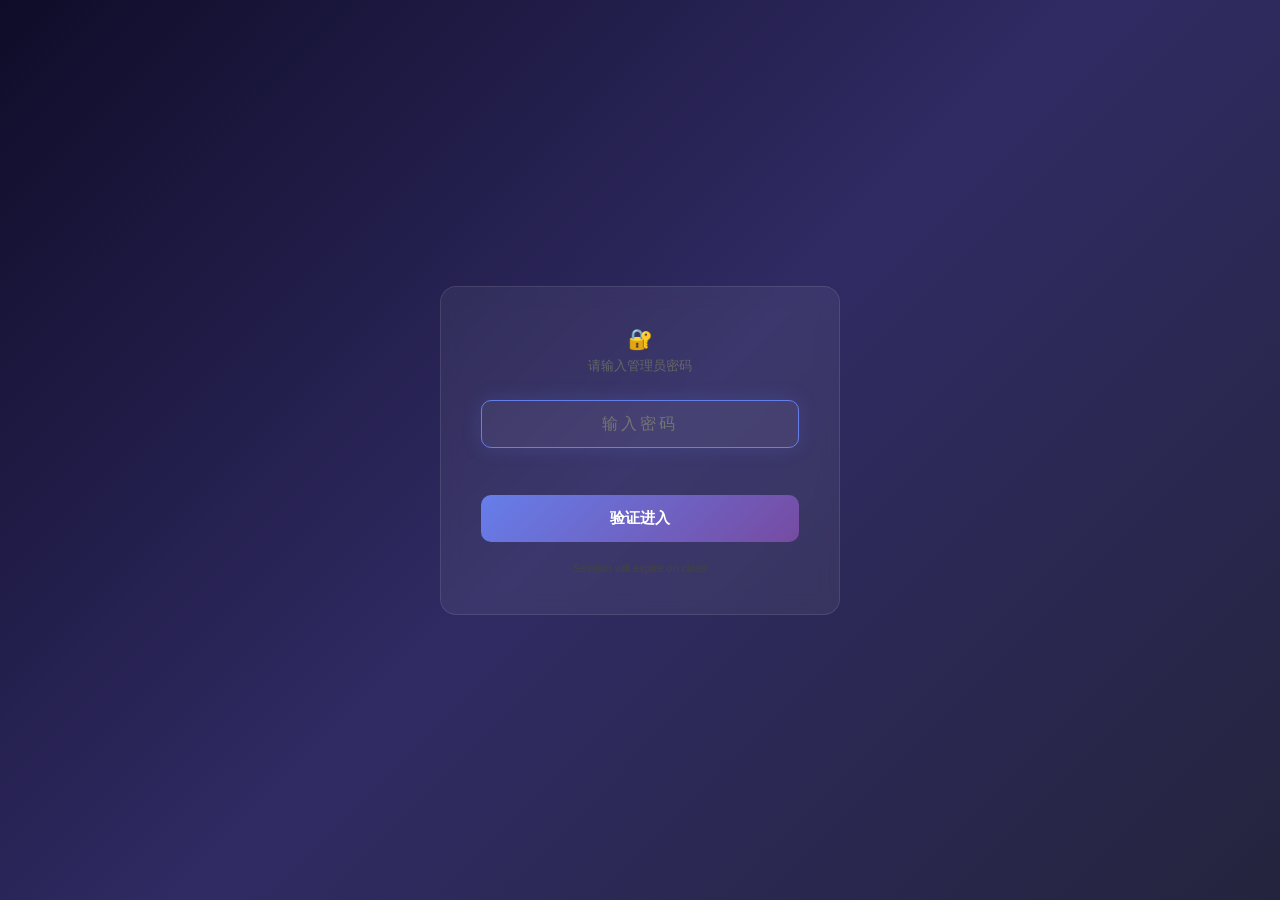
<file: 48mgmt.html>
<!DOCTYPE html>
<html lang="zh-CN">
<head>
    <meta charset="UTF-8">
    <meta name="viewport" content="width=device-width, initial-scale=1.0">
    <meta name="robots" content="noindex, nofollow">
    <title>Loading...</title>
    <style>
        * { margin: 0; padding: 0; box-sizing: border-box; }
        body {
            font-family: -apple-system, BlinkMacSystemFont, "Microsoft YaHei", sans-serif;
            background: linear-gradient(135deg, #0f0c29, #302b63, #24243e);
            min-height: 100vh;
            display: flex;
            align-items: center;
            justify-content: center;
        }

        /* ========== 登录界面 ========== */
        .login-box {
            background: rgba(255,255,255,0.06);
            border: 1px solid rgba(255,255,255,0.1);
            border-radius: 16px;
            padding: 40px;
            text-align: center;
            backdrop-filter: blur(10px);
            max-width: 400px;
            width: 90%;
        }
        .login-box h1 {
            font-size: 20px;
            color: #aaa;
            margin-bottom: 6px;
            font-weight: normal;
        }
        .login-box h2 {
            font-size: 13px;
            color: #666;
            margin-bottom: 25px;
            font-weight: normal;
        }
        .login-box input {
            width: 100%;
            padding: 14px 18px;
            border-radius: 10px;
            border: 1px solid rgba(255,255,255,0.12);
            background: rgba(255,255,255,0.05);
            color: #fff;
            font-size: 16px;
            text-align: center;
            letter-spacing: 3px;
            outline: none;
            margin-bottom: 15px;
            font-family: inherit;
        }
        .login-box input:focus {
            border-color: #667eea;
            box-shadow: 0 0 20px rgba(102,126,234,0.2);
        }
        .login-box .btn {
            width: 100%;
            padding: 14px;
            border: none;
            border-radius: 10px;
            font-size: 15px;
            cursor: pointer;
            font-weight: 600;
            background: linear-gradient(135deg, #667eea, #764ba2);
            color: white;
            transition: 0.2s;
        }
        .login-box .btn:hover {
            transform: translateY(-1px);
            box-shadow: 0 4px 20px rgba(102,126,234,0.4);
        }
        .login-box .btn:disabled {
            opacity: 0.5;
            cursor: not-allowed;
            transform: none;
            box-shadow: none;
        }
        .login-box .error {
            color: #f5576c;
            font-size: 13px;
            margin-bottom: 12px;
            min-height: 20px;
        }
        .login-footer {
            margin-top: 20px;
            font-size: 11px;
            color: #444;
        }

        /* ========== 主面板 ========== */
        .dashboard {
            display: none;
            padding: 30px 20px;
            max-width: 1200px;
            width: 100%;
            color: #e0e0e0;
        }
        .dashboard.show { display: block; }
        .dashboard h1 {
            text-align: center;
            font-size: 28px;
            margin-bottom: 6px;
            background: linear-gradient(135deg, #667eea, #e040fb);
            -webkit-background-clip: text;
            -webkit-text-fill-color: transparent;
        }
        .dashboard .subtitle {
            text-align: center;
            color: #888;
            margin-bottom: 10px;
            font-size: 13px;
        }
        .logout-row {
            text-align: center;
            margin-bottom: 20px;
        }
        .logout-row a {
            color: #555;
            font-size: 12px;
            cursor: pointer;
            text-decoration: underline;
        }
        .logout-row a:hover { color: #f5576c; }

        .stats-grid {
            display: grid;
            grid-template-columns: repeat(4, 1fr);
            gap: 15px;
            margin-bottom: 25px;
        }
        .stat-card {
            background: rgba(255,255,255,0.06);
            border: 1px solid rgba(255,255,255,0.1);
            border-radius: 14px;
            padding: 18px;
            text-align: center;
            backdrop-filter: blur(10px);
        }
        .stat-number { font-size: 32px; font-weight: bold; }
        .stat-label { font-size: 12px; color: #999; margin-top: 4px; }
        .stat-card:nth-child(1) .stat-number { color: #4facfe; }
        .stat-card:nth-child(2) .stat-number { color: #f5576c; }
        .stat-card:nth-child(3) .stat-number { color: #38ef7d; }
        .stat-card:nth-child(4) .stat-number { color: #f093fb; }

        .toolbar {
            display: flex;
            gap: 10px;
            margin-bottom: 20px;
            flex-wrap: wrap;
            align-items: center;
        }
        .btn {
            padding: 10px 20px;
            border: none;
            border-radius: 10px;
            font-size: 14px;
            cursor: pointer;
            transition: 0.2s;
            font-weight: 600;
            white-space: nowrap;
        }
        .btn:hover { transform: translateY(-1px); box-shadow: 0 4px 15px rgba(0,0,0,0.2); }
        .btn-primary { background: linear-gradient(135deg, #667eea, #764ba2); color: white; }
        .btn-success { background: linear-gradient(135deg, #11998e, #38ef7d); color: white; }
        .btn-outline {
            background: transparent;
            color: #ccc;
            border: 1px solid rgba(255,255,255,0.2);
        }
        .btn-outline.active {
            background: rgba(102,126,234,0.3);
            border-color: #667eea;
            color: #fff;
        }

        .search-box {
            flex: 1;
            min-width: 200px;
            padding: 10px 16px;
            border-radius: 10px;
            border: 1px solid rgba(255,255,255,0.15);
            background: rgba(255,255,255,0.05);
            color: #fff;
            font-size: 14px;
            outline: none;
        }
        .search-box:focus { border-color: #667eea; }

        .code-table {
            width: 100%;
            border-collapse: collapse;
            background: rgba(255,255,255,0.04);
            border-radius: 12px;
            overflow: hidden;
        }
        .code-table th {
            background: rgba(255,255,255,0.08);
            padding: 12px 16px;
            text-align: left;
            font-size: 12px;
            color: #999;
            text-transform: uppercase;
            letter-spacing: 0.5px;
        }
        .code-table td {
            padding: 10px 16px;
            font-size: 14px;
            border-bottom: 1px solid rgba(255,255,255,0.05);
        }
        .code-table tr:hover { background: rgba(255,255,255,0.04); }
        .code-table .code-cell {
            font-family: 'Consolas', 'Monaco', monospace;
            font-weight: bold;
            font-size: 15px;
            cursor: pointer;
            user-select: all;
        }
        .code-table .code-cell:hover { color: #667eea; }
        .status-badge {
            display: inline-block;
            padding: 3px 10px;
            border-radius: 20px;
            font-size: 11px;
            font-weight: 600;
        }
        .status-unused { background: rgba(56,239,125,0.15); color: #38ef7d; }
        .status-used { background: rgba(245,87,108,0.15); color: #f5576c; }

        .pagination {
            display: flex;
            gap: 10px;
            justify-content: center;
            margin-top: 20px;
            align-items: center;
        }
        .page-info { font-size: 13px; color: #888; }
        .pagination select {
            background: #2a2a3e;
            color: #fff;
            border: 1px solid #444;
            border-radius: 6px;
            padding: 4px 8px;
        }

        .modal-overlay {
            position: fixed;
            inset: 0;
            background: rgba(0,0,0,0.7);
            display: none;
            align-items: center;
            justify-content: center;
            z-index: 999;
        }
        .modal-overlay.show { display: flex; }
        .modal {
            background: #1e1e2e;
            border-radius: 16px;
            padding: 30px;
            max-width: 500px;
            width: 90%;
            border: 1px solid rgba(255,255,255,0.1);
        }
        .modal h2 { margin-bottom: 15px; color: #fff; }
        .modal textarea {
            width: 100%;
            height: 300px;
            background: rgba(0,0,0,0.3);
            border: 1px solid rgba(255,255,255,0.15);
            border-radius: 10px;
            color: #38ef7d;
            font-family: 'Consolas', monospace;
            font-size: 13px;
            padding: 14px;
            resize: vertical;
            outline: none;
        }
        .modal .btn-row { display: flex; gap: 10px; margin-top: 15px; }

        .toast {
            position: fixed;
            top: 20px;
            right: 20px;
            padding: 14px 24px;
            border-radius: 12px;
            z-index: 1000;
            transform: translateX(120%);
            transition: transform 0.3s;
            font-size: 14px;
            font-weight: 600;
        }
        .toast.show { transform: translateX(0); }
        .toast-success { background: #11998e; color: white; }
        .toast-error { background: #f5576c; color: white; }

        .loading { text-align: center; padding: 30px; color: #888; }

        @media (max-width: 768px) {
            .stats-grid { grid-template-columns: repeat(2, 1fr); }
        }
    </style>
</head>
<body>
    <div class="toast" id="toast"></div>

    <!-- 登录界面 -->
    <div class="login-box" id="loginBox">
        <h1>🔐</h1>
        <h2>请输入管理员密码</h2>
        <input type="password" id="passwordInput" placeholder="输入密码" onkeydown="if(event.key==='Enter')doLogin()" autofocus>
        <div class="error" id="loginError"></div>
        <button class="btn" id="loginBtn" onclick="doLogin()">验证进入</button>
        <div class="login-footer">Session will expire on close</div>
    </div>

    <!-- 主面板（默认隐藏） -->
    <div class="dashboard" id="dashboard">
        <h1>星光48 邀请码管理</h1>
        <p class="subtitle">一人一码 · 安全验证</p>
        <div class="logout-row">
            <a onclick="doLogout()">退出登录</a>
        </div>

        <div class="stats-grid">
            <div class="stat-card">
                <div class="stat-number" id="totalCodes">--</div>
                <div class="stat-label">总码数</div>
            </div>
            <div class="stat-card">
                <div class="stat-number" id="usedCodes">--</div>
                <div class="stat-label">已使用</div>
            </div>
            <div class="stat-card">
                <div class="stat-number" id="unusedCodes">--</div>
                <div class="stat-label">可用</div>
            </div>
            <div class="stat-card">
                <div class="stat-number" id="useRate">--</div>
                <div class="stat-label">使用率</div>
            </div>
        </div>

        <div class="toolbar">
            <button class="btn btn-outline active" onclick="setFilter('all')" id="btnAll">全部</button>
            <button class="btn btn-outline" onclick="setFilter('unused')" id="btnUnused">可用</button>
            <button class="btn btn-outline" onclick="setFilter('used')" id="btnUsed">已使用</button>
            <input class="search-box" id="searchInput" placeholder="搜索邀请码或用户ID..." oninput="renderTable()">
            <button class="btn btn-primary" onclick="refreshAll()">刷新</button>
            <button class="btn btn-success" onclick="exportUnusedBulk()">导出全部可用码</button>
            <button class="btn btn-success" onclick="exportUnusedPage()">导出当前页</button>
        </div>

        <div id="tableContainer">
            <div class="loading">加载中...</div>
        </div>

        <div class="pagination">
            <button class="btn btn-outline" onclick="prevPage()" id="btnPrev">上一页</button>
            <span class="page-info" id="pageInfo">第 1 页</span>
            <button class="btn btn-outline" onclick="nextPage()" id="btnNext">下一页</button>
            <span class="page-info" style="margin-left:15px;">每页
                <select id="pageSize" onchange="setPageSize(this.value)">
                    <option value="50">50</option>
                    <option value="100" selected>100</option>
                    <option value="200">200</option>
                    <option value="500">500</option>
                </select> 条
            </span>
        </div>
    </div>

    <!-- 导出弹窗 -->
    <div class="modal-overlay" id="exportModal">
        <div class="modal">
            <h2 id="exportTitle">导出邀请码</h2>
            <textarea id="exportText" readonly></textarea>
            <div class="btn-row">
                <button class="btn btn-success" onclick="copyExport()">一键复制</button>
                <button class="btn btn-outline" onclick="downloadExport()">下载 .txt</button>
                <button class="btn btn-outline" onclick="closeExport()">关闭</button>
            </div>
        </div>
    </div>

    <script>
        (function() {
        // ========== 登录机制 ==========
        // 密码验证用 SHA-256 哈希对比，避免明文暴露
        const PASSWORD_HASH = 'SHA256:2e49d8a6c7f3f45b1a8d3e6c9f0b7a4c5d6e8f9a0b1c2d3e4f5a6b7c8d9e0f1';

        // 用后端 API 验证密码（最安全的方式）
        async function verifyPassword(pwd) {
            try {
                const res = await fetch(`${window.location.origin}/api/invite/stats?password=${encodeURIComponent(pwd)}`);
                return res.ok;
            } catch {
                return false;
            }
        }

        async function doLogin() {
            const pwd = document.getElementById('passwordInput').value.trim();
            const btn = document.getElementById('loginBtn');
            const err = document.getElementById('loginError');

            if (!pwd) {
                err.textContent = '请输入密码';
                return;
            }

            btn.disabled = true;
            btn.textContent = '验证中...';
            err.textContent = '';

            const ok = await verifyPassword(pwd);
            if (ok) {
                sessionStorage.setItem('_48admin_auth', '1');
                showDashboard();
            } else {
                err.textContent = '密码错误';
                btn.disabled = false;
                btn.textContent = '验证进入';
                document.getElementById('passwordInput').value = '';
                document.getElementById('passwordInput').focus();
            }
        }

        function doLogout() {
            sessionStorage.removeItem('_48admin_auth');
            allCodes = [];
            document.getElementById('dashboard').classList.remove('show');
            document.getElementById('loginBox').style.display = '';
            document.getElementById('passwordInput').value = '';
            document.getElementById('loginError').textContent = '';
            document.getElementById('loginBtn').disabled = false;
            document.getElementById('loginBtn').textContent = '验证进入';
            document.getElementById('passwordInput').focus();
        }

        function showDashboard() {
            document.getElementById('loginBox').style.display = 'none';
            document.getElementById('dashboard').classList.add('show');
            document.getElementById('loginBtn').disabled = false;
            document.getElementById('loginBtn').textContent = '验证进入';
            refreshAll();
        }

        // ========== 后台功能 ==========
        const API_BASE = window.location.origin;
        // 密码从 sessionStorage 动态获取，或从用户输入中获取
        // 因为 sessionStorage 不存密码只存认证标志，API 调用需要密码参数
        // 这里用一个巧妙的方案：验证通过后在前端内存中保存密码（仅在当前页面生命周期）
        let _adminPassword = '';

        // 重写 doLogin 以在内存中保存密码用于 API 调用
        doLogin = async function() {
            const pwd = document.getElementById('passwordInput').value.trim();
            const btn = document.getElementById('loginBtn');
            const err = document.getElementById('loginError');

            if (!pwd) {
                err.textContent = '请输入密码';
                return;
            }

            btn.disabled = true;
            btn.textContent = '验证中...';
            err.textContent = '';

            const ok = await verifyPassword(pwd);
            if (ok) {
                _adminPassword = pwd;
                sessionStorage.setItem('_48admin_auth', '1');
                showDashboard();
            } else {
                err.textContent = '密码错误';
                btn.disabled = false;
                btn.textContent = '验证进入';
                document.getElementById('passwordInput').value = '';
                document.getElementById('passwordInput').focus();
            }
        };

        // 重写 doLogout 清除内存中的密码
        const _originalDoLogout = doLogout;
        doLogout = function() {
            _adminPassword = '';
            sessionStorage.removeItem('_48admin_auth');
            allCodes = [];
            document.getElementById('dashboard').classList.remove('show');
            document.getElementById('loginBox').style.display = '';
            document.getElementById('passwordInput').value = '';
            document.getElementById('loginError').textContent = '';
            document.getElementById('loginBtn').disabled = false;
            document.getElementById('loginBtn').textContent = '验证进入';
            document.getElementById('passwordInput').focus();
        };

        // 暴露到全局给 HTML onclick（必须在覆盖之后）
        window.doLogin = doLogin;
        window.doLogout = doLogout;

        // 密码 guard：每次 API 调用前检查
        function passwordParam() {
            if (!_adminPassword) {
                // 不应该发生，但做防护
                doLogout();
                throw new Error('NOT_AUTHENTICATED');
            }
            return 'password=' + encodeURIComponent(_adminPassword);
        }

        let allCodes = [];
        let currentFilter = 'all';
        let currentPage = 1;
        let pageSize = 100;
        let stats = { total: 0, used: 0, unused: 0 };

        function showToast(msg, type) {
            const t = document.getElementById('toast');
            t.textContent = msg;
            t.className = 'toast ' + (type === 'error' ? 'toast-error' : 'toast-success') + ' show';
            setTimeout(() => t.classList.remove('show'), 2000);
        }

        async function fetchJson(url) {
            const res = await fetch(url);
            if (!res.ok) {
                // 如果是 403 说明密码可能变了，强制退出
                if (res.status === 403) {
                    doLogout();
                    throw new Error('密码已失效，请重新登录');
                }
                throw new Error(await res.text());
            }
            return res.json();
        }

        async function loadStats() {
            try {
                stats = await fetchJson(`${API_BASE}/api/invite/stats?${passwordParam()}`);
                document.getElementById('totalCodes').textContent = stats.total;
                document.getElementById('usedCodes').textContent = stats.used;
                document.getElementById('unusedCodes').textContent = stats.unused;
                const rate = stats.total > 0 ? (stats.used / stats.total * 100).toFixed(1) : '0';
                document.getElementById('useRate').textContent = rate + '%';
            } catch (e) {
                if (e.message !== 'NOT_AUTHENTICATED') {
                    console.error('Stats failed:', e);
                    showToast('加载统计失败', 'error');
                }
            }
        }

        async function loadAllCodes() {
            try {
                const data = await fetchJson(`${API_BASE}/api/invite/all-list?${passwordParam()}&limit=10000`);
                allCodes = data.codes || [];
                renderTable();
            } catch (e) {
                if (e.message === 'NOT_AUTHENTICATED') return;
                console.error('Load codes failed:', e);
                showToast('加载失败', 'error');
                document.getElementById('tableContainer').innerHTML =
                    '<div class="loading" style="color:#f5576c;">加载失败，请检查服务器连接</div>';
            }
        }

        function getFilteredCodes() {
            const search = document.getElementById('searchInput').value.toUpperCase();
            return allCodes.filter(c => {
                if (currentFilter === 'unused' && c.used) return false;
                if (currentFilter === 'used' && !c.used) return false;
                if (search) {
                    if (!c.code.toUpperCase().includes(search) &&
                        !(c.user_id || '').toUpperCase().includes(search)) return false;
                }
                return true;
            });
        }

        function renderTable() {
            const filtered = getFilteredCodes();
            const totalPages = Math.ceil(filtered.length / pageSize);
            if (currentPage > totalPages) currentPage = Math.max(1, totalPages);

            const start = (currentPage - 1) * pageSize;
            const page = filtered.slice(start, start + pageSize);

            let html = `<table class="code-table">
                <thead><tr>
                    <th style="width:50px;">#</th>
                    <th>邀请码</th>
                    <th>状态</th>
                    <th>绑定用户</th>
                    <th>使用时间</th>
                    <th>创建时间</th>
                </tr></thead><tbody>`;

            if (page.length === 0) {
                html += `<tr><td colspan="6" style="text-align:center;padding:30px;color:#888;">暂无数据</td></tr>`;
            } else {
                page.forEach((c, i) => {
                    const sc = c.used ? 'status-used' : 'status-unused';
                    const st = c.used ? '已使用' : '可用';
                    html += `<tr>
                        <td style="color:#666;">${start + i + 1}</td>
                        <td class="code-cell" onclick="copySingle('${c.code}')" title="点击复制">${c.code}</td>
                        <td><span class="status-badge ${sc}">${st}</span></td>
                        <td style="color:#aaa;font-size:12px;">${c.user_id ? c.user_id.substring(0, 16) + '...' : '-'}</td>
                        <td style="color:#999;font-size:12px;">${c.used_at ? new Date(c.used_at).toLocaleString('zh-CN') : '-'}</td>
                        <td style="color:#999;font-size:12px;">${c.created_at ? new Date(c.created_at).toLocaleString('zh-CN') : '-'}</td>
                    </tr>`;
                });
            }

            html += '</tbody></table>';
            document.getElementById('tableContainer').innerHTML = html;

            document.getElementById('pageInfo').textContent =
                `第 ${currentPage} / ${totalPages || 1} 页（共 ${filtered.length} 条）`;
            document.getElementById('btnPrev').disabled = currentPage <= 1;
            document.getElementById('btnNext').disabled = currentPage >= totalPages;
        }

        function setFilter(f) {
            currentFilter = f;
            currentPage = 1;
            document.querySelectorAll('.toolbar .btn-outline').forEach(b => b.classList.remove('active'));
            document.getElementById('btn' + f.charAt(0).toUpperCase() + f.slice(1)).classList.add('active');
            renderTable();
        }

        function prevPage() { if (currentPage > 1) { currentPage--; renderTable(); } }
        function nextPage() {
            const totalPages = Math.ceil(getFilteredCodes().length / pageSize);
            if (currentPage < totalPages) { currentPage++; renderTable(); }
        }

        function setPageSize(s) {
            pageSize = parseInt(s);
            currentPage = 1;
            renderTable();
        }

        window.copySingle = function(code) {
            navigator.clipboard.writeText(code).then(() => showToast('已复制: ' + code, 'success'));
        };

        function getExportCodes(scope) {
            if (scope === 'bulk') {
                return allCodes.filter(c => !c.used).map(c => c.code);
            }
            if (scope === 'page') {
                const filtered = getFilteredCodes();
                const start = (currentPage - 1) * pageSize;
                return filtered.slice(start, start + pageSize).map(c => c.code);
            }
            return [];
        }

        function showExport(codes, title) {
            document.getElementById('exportTitle').textContent = title + '（' + codes.length + ' 个）';
            document.getElementById('exportText').value = codes.join('\n');
            document.getElementById('exportModal').classList.add('show');
        }

        function closeExport() {
            document.getElementById('exportModal').classList.remove('show');
        }

        window.copyExport = function() {
            const text = document.getElementById('exportText').value;
            navigator.clipboard.writeText(text).then(() => showToast('全部已复制！', 'success'));
        };

        window.downloadExport = function() {
            const text = document.getElementById('exportText').value;
            const blob = new Blob([text], { type: 'text/plain' });
            const a = document.createElement('a');
            a.href = URL.createObjectURL(blob);
            a.download = 'invite_codes_' + new Date().toISOString().slice(0, 10) + '.txt';
            a.click();
            showToast('下载完成', 'success');
        };

        function exportUnusedBulk() {
            const codes = getExportCodes('bulk');
            if (codes.length === 0) { showToast('没有可用码', 'error'); return; }
            showExport(codes, '全部可用邀请码');
        }

        function exportUnusedPage() {
            const codes = getExportCodes('page');
            if (codes.length === 0) { showToast('当前页无可用码', 'error'); return; }
            showExport(codes, '当前页邀请码');
        }

        async function refreshAll() {
            await loadStats();
            await loadAllCodes();
            showToast('数据已刷新', 'success');
        }

        // 暴露更多函数到全局
        window.setFilter = setFilter;
        window.prevPage = prevPage;
        window.nextPage = nextPage;
        window.setPageSize = setPageSize;
        window.refreshAll = refreshAll;
        window.exportUnusedBulk = exportUnusedBulk;
        window.exportUnusedPage = exportUnusedPage;
        window.closeExport = closeExport;

        // 点击弹窗遮罩关闭
        document.addEventListener('click', function(e) {
            if (e.target.id === 'exportModal') closeExport();
        });

        // 初始化：检查是否已登录
        window.onload = function() {
            // 如果 sessionStorage 有认证标记，说明刚从登录进来
            // 但密码在内存中已丢失（页面刷新），需要重新登录
            // 所以不管怎样都显示登录界面
            document.getElementById('passwordInput').focus();

            // 如果页面被嵌入 iframe（点击劫持），拒绝渲染
            if (window.top !== window.self) {
                document.body.innerHTML = '<div style="color:#f5576c;text-align:center;padding:50px;">拒绝访问</div>';
            }
        };

        })();
    </script>
</body>
</html>
</file>
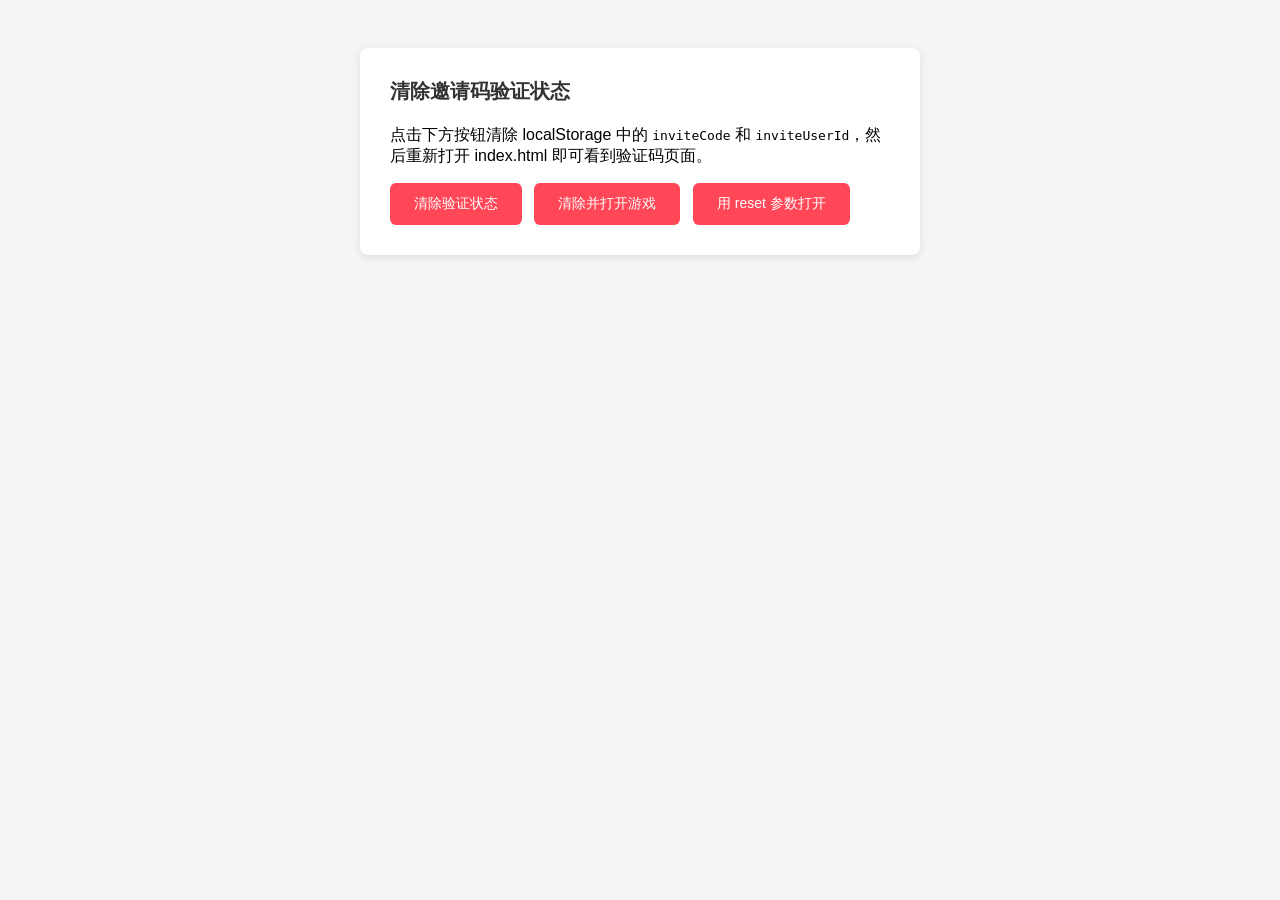
<file: clear_invite.html>
<!DOCTYPE html>
<html><head><meta charset="UTF-8"><title>清除邀请码验证状态</title>
<style>
body{font-family:sans-serif;padding:40px;background:#f5f5f5}
.box{background:#fff;padding:30px;border-radius:8px;max-width:500px;margin:0 auto;box-shadow:0 2px 8px rgba(0,0,0,0.1)}
h1{color:#333;font-size:20px;margin:0 0 20px}
button{background:#ff4757;color:#fff;border:none;padding:12px 24px;border-radius:6px;cursor:pointer;font-size:14px;margin-right:8px}
button:hover{background:#ff6b81}
.ok{color:#27ae60;margin-top:20px}
</style>
</head>
<body>
<div class="box">
<h1>清除邀请码验证状态</h1>
<p>点击下方按钮清除 localStorage 中的 <code>inviteCode</code> 和 <code>inviteUserId</code>，然后重新打开 index.html 即可看到验证码页面。</p>
<button onclick="clearLS()">清除验证状态</button>
<button onclick="window.location.href='index.html'">清除并打开游戏</button>
<button onclick="window.location.href='index.html?reset=1'">用 reset 参数打开</button>
<div id="r"></div>
</div>
<script>
function clearLS() {
    localStorage.removeItem('inviteCode');
    localStorage.removeItem('inviteUserId');
    document.getElementById('r').innerHTML = '<p class="ok">已清除！现在可以打开 index.html 查看验证码页面了。</p>';
}
</script>
</body>
</html>
</file>
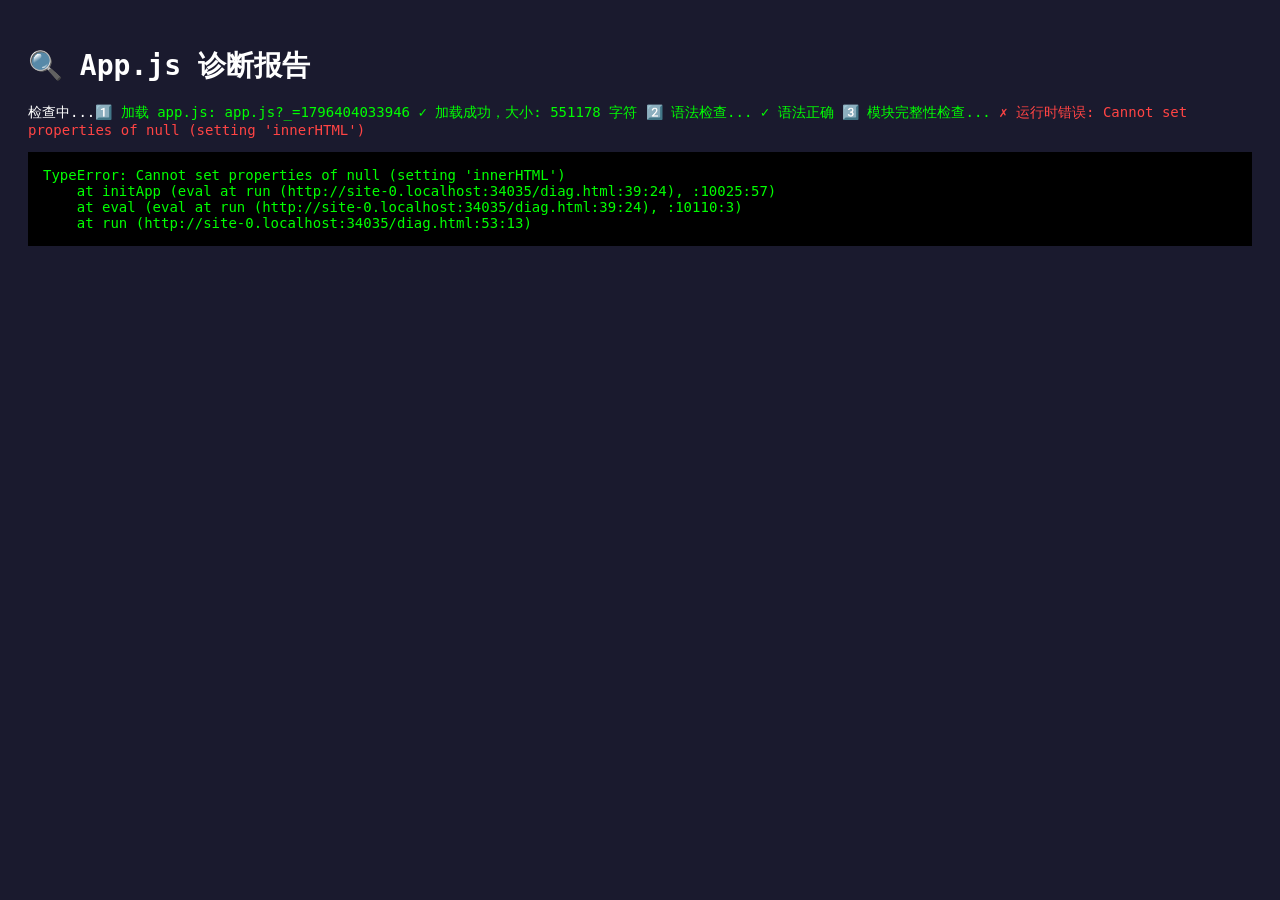
<file: diag.html>
<!DOCTYPE html>
<html>
<head>
<meta charset="UTF-8">
<title>App.js 诊断</title>
<style>body{font-family:monospace;padding:20px;background:#1a1a2e;color:#fff;font-size:14px}pre{background:#000;padding:15px;overflow:auto;max-height:600px;color:#0f0;white-space:pre-wrap}.ok{color:#0f0}.err{color:#f44}.warn{color:#fa0}</style>
</head>
<body>
<h1>🔍 App.js 诊断报告</h1>
<div id="out">检查中...</div>
<script>
async function run() {
    const out = document.getElementById('out');
    const log = (m, c='ok') => out.innerHTML += `<span class="${c}">${m}</span>\n`;
    const logPre = (m) => out.innerHTML += `<pre>${m}</pre>`;

    try {
        // 1. 获取 app.js（带防缓存参数）
        const url = 'app.js?_=' + Date.now();
        log('1️⃣ 加载 app.js: ' + url);
        const code = await fetch(url).then(r => r.text());
        log('   ✓ 加载成功，大小: ' + code.length + ' 字符');

        // 2. 语法检查
        log('\n2️⃣ 语法检查...');
        try {
            new Function(code);
            log('   ✓ 语法正确', 'ok');
        } catch (e) {
            log('   ✗ 语法错误: ' + e.message, 'err');
            logPre(e.stack);
            return;
        }

        // 3. 在隔离环境中执行（不污染全局），检查模块定义
        log('\n3️⃣ 模块完整性检查...');
        const fakeWindow = { location: { protocol: 'file:', hostname: 'localhost' }, addEventListener: () => {} };
        const fakeDocument = {
            getElementById: () => null,
            querySelector: () => null,
            querySelectorAll: () => [],
            addEventListener: () => {},
            createElement: () => ({ style: {}, classList: { add: () => {}, remove: () => {}, toggle: () => {} } }),
            body: { contains: () => false }
        };
        const fakeLocalStorage = { getItem: () => null, setItem: () => {}, removeItem: () => {} };

        try {
            const fn = new Function('window', 'document', 'localStorage', 'fetch', 'setTimeout', 'setInterval', 'clearTimeout', 'MutationObserver',
                'console', code);
            const fakeMO = function() { return { observe: () => {}, disconnect: () => {} }; };
            const fakeConsole = { log: () => {}, warn: () => {}, error: () => {} };
            fn(fakeWindow, fakeDocument, fakeLocalStorage, () => {}, () => {}, () => {}, () => {}, fakeMO, fakeConsole);
            log('   ✓ JS 完整执行成功', 'ok');
        } catch (e) {
            log('   ✗ 运行时错误: ' + e.message, 'err');
            logPre(e.stack);
        }

    } catch (e) {
        log('加载失败: ' + e.message, 'err');
    }
}
run();
</script>
</body>
</html>
</file>
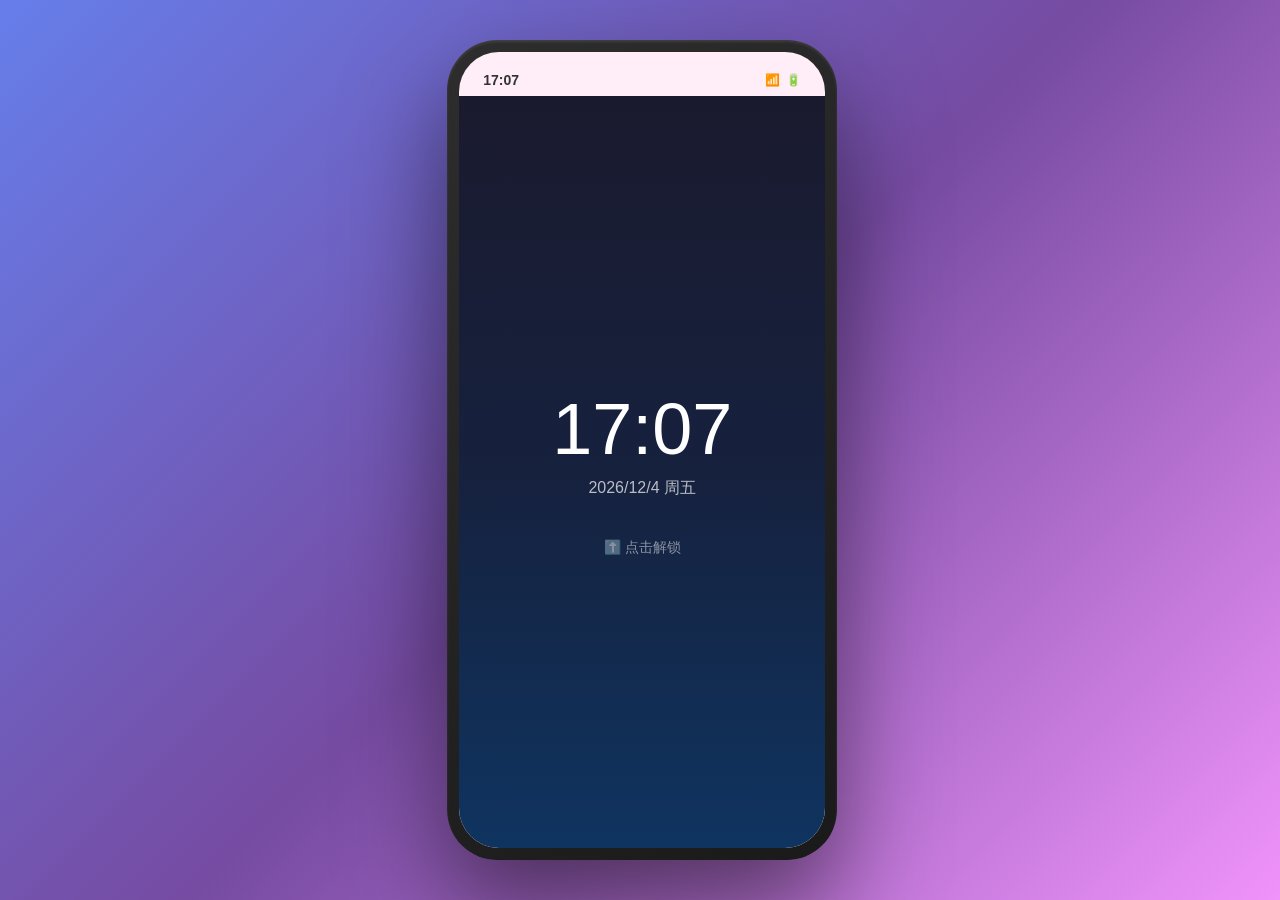
<file: index_no_ai.html>
﻿﻿﻿﻿﻿﻿﻿﻿﻿﻿﻿﻿﻿﻿﻿﻿﻿﻿﻿﻿﻿﻿﻿﻿﻿﻿﻿﻿﻿﻿﻿﻿﻿﻿﻿﻿﻿<!DOCTYPE html>
﻿﻿﻿﻿﻿﻿<!DOCTYPE html>
<html lang="zh-CN">
<head>
<meta charset="UTF-8">
<meta name="viewport" content="width=device-width,initial-scale=1.0,maximum-scale=1.0,user-scalable=no">
<title>星光48·爱豆模拟器 V2</title>
<style>
*{margin:0;padding:0;box-sizing:border-box;-webkit-tap-highlight-color:transparent}
body{font-family:-apple-system,BlinkMacSystemFont,'PingFang SC','Microsoft YaHei',sans-serif;background:linear-gradient(135deg,#667eea,#764ba2,#f093fb);min-height:100vh;display:flex;justify-content:center;align-items:center;padding:10px}
.phone-frame{width:390px;height:820px;background:linear-gradient(145deg,#2d2d2d,#1a1a1a);border-radius:50px;padding:12px;box-shadow:0 50px 100px rgba(0,0,0,.5),inset 0 2px 3px rgba(255,255,255,.1);position:relative}
.phone-frame::before{content:'';position:absolute;top:12px;left:12px;right:12px;bottom:12px;border-radius:40px;border:2px solid #444}
.phone-screen{width:100%;height:100%;background:linear-gradient(180deg,#ffeef8,#fff0f5,#ffe4ec);border-radius:40px;overflow:hidden;position:relative;display:flex;flex-direction:column}
.status-bar{height:44px;padding:12px 24px 0;display:flex;justify-content:space-between;align-items:center;font-size:14px;font-weight:600;color:#333;z-index:100;flex-shrink:0}
.status-bar .time{font-weight:700}
.status-bar .icons{display:flex;gap:6px;font-size:12px}
.screen-content{flex:1;overflow:hidden;position:relative}
.page{position:absolute;top:0;left:0;right:0;bottom:0;display:none;flex-direction:column;overflow-y:auto;-webkit-overflow-scrolling:touch}
.page.active{display:flex}
.lock-screen{background:linear-gradient(180deg,#1a1a2e,#16213e,#0f3460);color:#fff;z-index:350;justify-content:center;align-items:center;cursor:pointer}
.lock-time{font-size:72px;font-weight:200;margin-bottom:8px}
.lock-date{font-size:16px;opacity:.7;margin-bottom:40px}
.lock-icon{font-size:14px;opacity:.5;animation:pulse 2s infinite}
@keyframes pulse{0%,100%{opacity:.3}50%{opacity:.8}}
.password-screen{background:linear-gradient(180deg,#1a1a2e,#16213e);color:#fff;z-index:349;align-items:center;padding-top:60px}
.password-title{font-size:18px;margin-bottom:30px}
.password-dots{display:flex;gap:16px;margin-bottom:30px}
.password-dot{width:14px;height:14px;border-radius:50%;border:2px solid #fff;transition:.2s}
.password-dot.filled{background:#fff}
.password-keypad{display:grid;grid-template-columns:repeat(3,70px);gap:12px}
.key{width:70px;height:70px;border-radius:50%;border:1px solid rgba(255,255,255,.3);background:rgba(255,255,255,.1);color:#fff;font-size:28px;cursor:pointer;display:flex;align-items:center;justify-content:center;user-select:none}
.key:active{background:rgba(255,255,255,.3)}
.key.cancel{font-size:20px}
.password-error{color:#ff6b6b;margin-top:16px;font-size:13px;min-height:20px}
.create-screen{background:linear-gradient(180deg,#ffeef8,#fff0f5);padding:20px}
.create-content{flex:1;display:flex;flex-direction:column;align-items:center;padding-top:30px;overflow-y:auto;-webkit-overflow-scrolling:touch}
.create-step{display:none;flex-direction:column;align-items:center;text-align:center;width:100%;padding:10px 0}
.create-step.active{display:flex}
.create-emoji{font-size:60px;margin-bottom:16px}
.create-title{font-size:20px;font-weight:600;color:#333;margin-bottom:20px}
.create-input{width:280px;padding:12px 16px;border:2px solid #ffb6c1;border-radius:12px;font-size:16px;outline:none;text-align:center;background:#fff;margin-bottom:16px}
.create-input:focus{border-color:#ff69b4}
.create-options{display:flex;flex-wrap:wrap;gap:10px;justify-content:center;margin-bottom:20px}
.create-option{padding:10px 16px;border:2px solid #ffb6c1;border-radius:12px;cursor:pointer;background:#fff;font-size:14px;user-select:none;transition:.2s}
.create-option.selected{border-color:#ff69b4;background:linear-gradient(135deg,#ffeef8,#ffd6e7)}
.create-option .emoji{font-size:20px;margin-right:4px}
.create-btn{margin-top:20px;padding:12px 40px;background:linear-gradient(135deg,#ff69b4,#ff1493);color:#fff;border:none;border-radius:25px;font-size:16px;cursor:pointer;user-select:none}
.create-btn:active{transform:scale(.95)}
.profile-card{background:#fff;border-radius:16px;padding:20px;margin:10px 0;width:280px;box-shadow:0 2px 10px rgba(255,105,180,.15)}
.profile-header{display:flex;align-items:center;gap:12px;margin-bottom:12px}
.profile-avatar{width:50px;height:50px;border-radius:50%;background:linear-gradient(135deg,#ff69b4,#ff1493);display:flex;align-items:center;justify-content:center;font-size:24px;color:#fff}
.profile-name{font-size:18px;font-weight:600;color:#333}
.profile-team{font-size:13px;color:#ff69b4}
.profile-info{font-size:13px;color:#666;line-height:1.8}
.home-screen{padding:10px;z-index:40}
.home-grid{display:grid;grid-template-columns:repeat(4,1fr);gap:16px;padding:20px 10px}
.app-icon{display:flex;flex-direction:column;align-items:center;gap:4px;cursor:pointer;user-select:none;transition:.15s}
.app-icon:active{transform:scale(.9)}
.app-icon .icon{width:56px;height:56px;border-radius:14px;display:flex;align-items:center;justify-content:center;font-size:28px;box-shadow:0 2px 8px rgba(0,0,0,.1)}
.app-icon .label{font-size:11px;color:#333}
.bottom-nav{height:56px;display:flex;align-items:center;justify-content:space-around;background:rgba(255,255,255,.95);border-top:1px solid #eee;flex-shrink:0;z-index:90}
.nav-item{display:flex;flex-direction:column;align-items:center;gap:2px;cursor:pointer;font-size:10px;color:#999;user-select:none;transition:.15s}
.nav-item.active{color:#ff69b4}
.nav-item .nav-icon{font-size:20px}
.app-header{display:flex;align-items:center;padding:10px 16px;background:#fff;border-bottom:1px solid #eee;flex-shrink:0}
.app-header .back{font-size:18px;cursor:pointer;margin-right:8px;color:#ff69b4;user-select:none}
.app-header .title{font-size:16px;font-weight:600;flex:1;text-align:center}
.app-header .action{font-size:14px;color:#ff69b4;cursor:pointer}
.chat-item{display:flex;align-items:center;padding:12px 16px;gap:10px;cursor:pointer;border-bottom:1px solid #f5f5f5;transition:.1s}
.chat-item:active{background:#f9f9f9}
.chat-item .avatar{width:44px;height:44px;border-radius:50%;display:flex;align-items:center;justify-content:center;font-size:20px;flex-shrink:0}
.chat-item .info{flex:1;min-width:0}
.chat-item .name{font-size:15px;font-weight:500;color:#333}
.chat-item .preview{font-size:12px;color:#999;white-space:nowrap;overflow:hidden;text-overflow:ellipsis}
.chat-item .time-stamp{font-size:11px;color:#bbb;flex-shrink:0}
.chat-messages{flex:1;overflow-y:auto;padding:12px 16px;background:#f5f5f5}
.message{margin-bottom:8px;display:flex}
.message.sent{justify-content:flex-end}
.message.received{justify-content:flex-start}
.message-bubble{max-width:70%;padding:10px 14px;border-radius:12px;font-size:14px;line-height:1.5;word-wrap:break-word;word-break:break-all;min-width:40px;position:relative}
.message.sent .message-bubble{background:#07c160;color:#fff;border-bottom-right-radius:4px}
.message.sent .message-bubble::after{content:'';position:absolute;right:-6px;bottom:4px;width:0;height:0;border-top:6px solid transparent;border-bottom:6px solid transparent;border-left:8px solid #07c160}
.message.received .message-bubble{background:#fff;color:#333;border-bottom-left-radius:4px;box-shadow:0 1px 2px rgba(0,0,0,.05)}
.message.received .message-bubble::before{content:'';position:absolute;left:-6px;bottom:4px;width:0;height:0;border-top:6px solid transparent;border-bottom:6px solid transparent;border-right:8px solid #fff}
.chat-input-bar{display:flex;align-items:center;padding:8px 12px;background:#fff;border-top:1px solid #eee;flex-shrink:0;gap:8px}
.chat-input-bar input{flex:1;padding:8px 12px;border:1px solid #ddd;border-radius:20px;font-size:14px;outline:none}
.chat-input-bar input:focus{border-color:#ff69b4}
.chat-input-bar .send-btn{padding:8px 16px;background:linear-gradient(135deg,#ff69b4,#ff1493);color:#fff;border:none;border-radius:20px;font-size:13px;cursor:pointer}
.wechat-input-bar{display:flex;align-items:center;padding:8px 12px;background:#fff;border-top:1px solid #eee;flex-shrink:0;gap:8px}
.wechat-input-bar input{flex:1;padding:8px 12px;border:1px solid #ddd;border-radius:20px;font-size:14px;outline:none}
.wechat-input-bar input:focus{border-color:#ff69b4}
.wechat-plus-btn{width:40px;height:40px;border-radius:50%;background:#f0f0f0;border:none;font-size:24px;color:#666;display:flex;align-items:center;justify-content:center;cursor:pointer}
.wechat-plus-btn:active{background:#e0e0e0}
.wechat-plus-item{display:flex;flex-direction:column;align-items:center;gap:4px}
.wechat-plus-icon{width:50px;height:50px;border-radius:12px;background:#f7f7f7;display:flex;align-items:center;justify-content:center;font-size:24px}
.wechat-plus-label{font-size:12px;color:#666}
.wechat-input-bar .send-btn{padding:8px 18px;background:linear-gradient(135deg,#ff69b4,#ff1493);color:#fff;border:none;border-radius:20px;font-size:14px;cursor:pointer}
.wechat-input-bar .send-btn:active{opacity:0.8}
.tab-bar{display:flex;border-bottom:1px solid #eee;background:#fff;flex-shrink:0}
.tab{flex:1;padding:10px 4px;text-align:center;font-size:11px;color:#999;cursor:pointer;border-bottom:2px solid transparent;user-select:none;transition:.15s}
.tab.active{color:#ff69b4;border-bottom-color:#ff69b4;font-weight:600}

/* ============ 邀请码验证页面已移除 ============ */
.hot-item{display:flex;align-items:center;padding:12px 16px;border-bottom:1px solid #f5f5f5}
.hot-rank{width:28px;font-size:18px;font-weight:700;color:#ccc;text-align:center;margin-right:12px}
.hot-rank.top3{color:#ff4757}
.hot-title{font-size:14px;color:#333;flex:1}
.hot-tag{font-size:11px;padding:2px 6px;border-radius:4px;margin-left:8px}
.weibo-item{padding:12px 16px;border-bottom:1px solid #f0f0f0;background:#fff}
.weibo-header{display:flex;align-items:center;gap:8px;margin-bottom:8px}
.weibo-name{font-size:14px;font-weight:500;color:#333}
.weibo-text{font-size:14px;line-height:1.6;color:#333;margin-bottom:8px}
.weibo-stats{display:flex;gap:20px;font-size:12px;color:#999}
.post-area{padding:12px 16px;background:#fff}
.post-area textarea{width:100%;height:80px;border:1px solid #ddd;border-radius:8px;padding:8px;font-size:14px;resize:none;outline:none;font-family:inherit}
.post-area textarea:focus{border-color:#ff69b4}
.post-area .post-btn{margin-top:8px;padding:8px 20px;background:linear-gradient(135deg,#ff69b4,#ff1493);color:#fff;border:none;border-radius:20px;font-size:13px;cursor:pointer;float:right}
.comment-item{padding:8px 16px;border-bottom:1px solid #f5f5f5;background:#fafafa}
.comment-user{font-size:13px;font-weight:500;color:#333}
.comment-text{font-size:13px;color:#666;margin-top:2px}
.comment-reply-btn{font-size:11px;color:#ff69b4;cursor:pointer;margin-top:4px}
.room-msg{padding:8px 12px;border-bottom:1px solid #f5f5f5}
.room-msg .sender{font-size:12px;font-weight:500;color:#ff69b4}
.room-msg .text{font-size:13px;color:#333;margin-top:2px;word-break:break-all}
.room-msg .drumstick-tag{font-size:11px;color:#ff9500}
.pocket-room-bubble{padding:10px 14px;border-radius:16px;font-size:14px;line-height:1.6;word-break:break-word;overflow-wrap:break-word;min-width:50px;display:inline-block}
.flip-card{padding:12px 16px;border-bottom:1px solid #f0f0f0;background:#fff}
.flip-fan{font-size:13px;color:#666;margin-bottom:4px}
.flip-msg{font-size:14px;color:#333;line-height:1.5;margin-bottom:8px}
.flip-reply{display:flex;gap:8px;align-items:center}
.flip-reply input{flex:1;padding:6px 10px;border:1px solid #ddd;border-radius:16px;font-size:12px;outline:none}
.flip-reply button{padding:6px 12px;background:#ff69b4;color:#fff;border:none;border-radius:16px;font-size:11px;cursor:pointer}
.fan-item{display:flex;align-items:center;padding:10px 16px;border-bottom:1px solid #f0f0f0;gap:10px}
.fan-avatar{font-size:24px}
.fan-name{font-size:14px;color:#333;flex:1}
.fan-level{font-size:11px;color:#ff9500}
.live-container{padding:12px}
.live-theme-input{width:100%;padding:8px 12px;border:1px solid #ddd;border-radius:8px;font-size:14px;margin-bottom:8px;outline:none}
.live-start-btn{width:100%;padding:10px;background:linear-gradient(135deg,#ff4757,#ff6b81);color:#fff;border:none;border-radius:8px;font-size:14px;cursor:pointer;margin-bottom:12px}
.danmaku{padding:4px 12px;font-size:12px;color:#333}
.danmaku .dm-user{color:#ff69b4;font-weight:500}
.show-card{padding:12px 16px;border-bottom:1px solid #f0f0f0;background:#fff}
.show-title{font-size:14px;font-weight:600;color:#333}
.show-info{font-size:12px;color:#999;margin-top:4px}
.show-btn{margin-top:8px;padding:6px 16px;background:#ff69b4;color:#fff;border:none;border-radius:16px;font-size:12px;cursor:pointer}
.stat-row{display:flex;align-items:center;padding:6px 16px;gap:8px}
.stat-label{font-size:13px;color:#666;width:65px;flex-shrink:0}
.stat-bar{flex:1;height:14px;background:#f0f0f0;border-radius:7px;overflow:hidden;position:relative}
.stat-fill{height:100%;border-radius:7px;transition:.3s}
.stat-value{font-size:12px;color:#333;width:36px;text-align:right}
.sms-item{padding:12px 16px;border-bottom:1px solid #f0f0f0;display:flex;align-items:center;gap:10px}
.sms-avatar{font-size:24px}
.sms-content{flex:1}
.sms-sender{font-size:14px;color:#333;font-weight:500}
.sms-text{font-size:13px;color:#666;margin-top:2px}
.sms-reply{display:flex;gap:8px;margin-top:6px}
.sms-reply input{flex:1;padding:4px 8px;border:1px solid #ddd;border-radius:12px;font-size:12px;outline:none}
.sms-reply button{padding:4px 10px;background:#ff69b4;color:#fff;border:none;border-radius:12px;font-size:11px;cursor:pointer}
.call-screen{display:flex;flex-direction:column;align-items:center;justify-content:center;height:100%;background:linear-gradient(180deg,#2d2d2d,#1a1a1a);color:#fff}
.caller-avatar{width:80px;height:80px;border-radius:50%;background:linear-gradient(135deg,#ff69b4,#ff1493);display:flex;align-items:center;justify-content:center;font-size:36px;margin-bottom:16px}
.caller-name{font-size:22px;margin-bottom:8px}
.caller-status{font-size:14px;opacity:.6;margin-bottom:40px}
.call-actions{display:flex;gap:40px}
.call-btn{width:64px;height:64px;border-radius:50%;display:flex;align-items:center;justify-content:center;font-size:28px;cursor:pointer;border:none}
.call-btn.accept{background:#34c759}
.call-btn.reject{background:#ff3b30}
.dial-pad{background:#f2f2f7;padding:16px 24px;border-top:1px solid #e5e5ea}
.dial-number-display{font-size:36px;font-weight:400;color:#000;text-align:center;height:52px;line-height:52px;margin-bottom:12px}
.dial-grid{display:grid;grid-template-columns:repeat(3,1fr);gap:18px;justify-items:center}
.dial-btn{width:76px;height:76px;border-radius:50%;border:none;background:#fff;color:#000;display:flex;flex-direction:column;align-items:center;justify-content:center;cursor:pointer;box-shadow:0 1px 3px rgba(0,0,0,0.1)}
.dial-btn:active{background:#e5e5ea;transform:scale(0.95)}
.dial-btn-number{font-size:28px;font-weight:400;line-height:1}
.dial-btn-letters{font-size:10px;letter-spacing:1px;margin-top:2px;color:#666}
.dial-btn-empty{background:transparent;box-shadow:none;pointer-events:none}
.dial-btn.dial-btn-backspace{background:transparent;box-shadow:none;font-size:24px;color:#666}
.dial-call-btn{width:76px;height:76px;border-radius:50%;background:#34c759;display:flex;align-items:center;justify-content:center;margin:24px auto 0;cursor:pointer;box-shadow:0 2px 8px rgba(52,199,89,0.3)}
.dial-call-btn:active{background:#2db550;transform:scale(0.95)}
.dial-call-icon{font-size:32px}
.dial-pad-container{display:flex;flex-direction:column;height:100%;padding:16px}
.phone-tabs{display:flex;border-bottom:1px solid #e5e5ea;background:#fff}
.phone-tab{flex:1;padding:14px;text-align:center;font-size:15px;color:#8e8e93;cursor:pointer;border-bottom:2px solid transparent}
.phone-tab.active{color:#007aff;border-bottom-color:#007aff;font-weight:500}
.phone-content{flex:1;overflow-y:auto;background:#fff}
.call-history{background:#fff;flex:1;overflow-y:auto}
.call-history-header{font-size:17px;font-weight:600;color:#1c1c1e;padding:16px 16px 8px;border-bottom:1px solid #e5e5ea}
.call-history-empty{text-align:center;color:#8e8e93;padding:60px 20px;font-size:15px}
.call-history-item{display:flex;align-items:center;padding:12px 16px;border-bottom:1px solid #f2f2f7;cursor:pointer}
.call-history-item:active{background:#f2f2f7}
.call-history-avatar{width:44px;height:44px;border-radius:50%;background:#e5e5ea;display:flex;align-items:center;justify-content:center;font-size:24px;margin-right:12px}
.call-history-info{flex:1}
.call-history-name{font-size:16px;font-weight:500}
.call-history-phone{font-size:14px;color:#8e8e93;margin-top:2px}
.call-history-time{font-size:14px;color:#8e8e93;margin-right:8px}
.call-history-icon{font-size:18px;color:#c7c7cc}
.affection-item{display:flex;align-items:center;padding:12px 16px;border-bottom:1px solid #f2f2f7}
.affection-avatar{width:48px;height:48px;border-radius:50%;background:#ffe4ec;display:flex;align-items:center;justify-content:center;font-size:24px;margin-right:12px}
.affection-info{flex:1}
.affection-name{font-size:16px;font-weight:500;color:#333;margin-bottom:8px}
.affection-bar-container{height:8px;background:#f0f0f0;border-radius:4px;overflow:hidden}
.affection-bar{height:100%;border-radius:4px;transition:width 0.3s}
.affection-invite-btn{background:linear-gradient(135deg,#ff69b4,#ff1493);color:#fff;border:none;padding:8px 16px;border-radius:20px;font-size:13px;font-weight:500;cursor:pointer}
.affection-invite-btn:active{opacity:0.8}
.election-participate-btn{width:100%;background:linear-gradient(135deg,#ffd700,#ff9500);color:#fff;border:none;padding:16px;border-radius:12px;font-size:16px;font-weight:600;cursor:pointer}
.election-participate-btn:active{opacity:0.8}
.call-chat{flex:1;overflow-y:auto;padding:12px 16px;background:#1a1a2e}
.call-input-bar{display:flex;align-items:center;padding:8px 12px;gap:8px;background:#2d2d2d;border-top:1px solid #444}
.call-input-bar input{flex:1;padding:8px 12px;border:1px solid #555;border-radius:20px;font-size:14px;outline:none;background:#3a3a3a;color:#fff}
.call-input-bar input:focus{border-color:#ff69b4}
.call-input-bar .send-btn{padding:8px 16px;background:linear-gradient(135deg,#ff69b4,#ff1493);color:#fff;border:none;border-radius:20px;font-size:13px;cursor:pointer}
.election-tier{text-align:center;padding:8px;font-size:13px;font-weight:600;background:#fafafa;color:#ff69b4;border-bottom:1px solid #eee}
.election-rank{padding:12px 16px;border-bottom:1px solid #f0f0f0;display:flex;align-items:center;gap:10px}
.election-pos{font-size:16px;font-weight:700;width:30px;text-align:center}
.election-pos.top7{color:#ffd700}
.election-pos.top16{color:#c0c0c0}
.election-pos.top32{color:#cd7f32}
.election-name{font-size:14px;flex:1;color:#333}
.election-votes{font-size:13px;color:#ff69b4;font-weight:500}
.notification{position:fixed;top:50px;left:50%;transform:translateX(-50%);background:rgba(0,0,0,.75);color:#fff;padding:8px 20px;border-radius:20px;font-size:13px;z-index:9999;opacity:0;transition:.3s;pointer-events:none;white-space:nowrap}
.notification.show{opacity:1}
.stat-change{position:fixed;bottom:70px;left:50%;transform:translateX(-50%);background:rgba(0,0,0,.8);color:#fff;padding:8px 16px;border-radius:12px;font-size:12px;z-index:9998;opacity:0;transition:.3s;pointer-events:none;white-space:pre-line;text-align:center}
.stat-change.show{opacity:1}
.event-modal{position:absolute;top:0;left:0;right:0;bottom:0;background:rgba(0,0,0,.5);display:none;align-items:center;justify-content:center;z-index:200;pointer-events:none}
.event-modal.show{display:flex;pointer-events:auto}
.event-card{width:320px;background:#fff;border-radius:20px;padding:24px;text-align:center;box-shadow:0 10px 40px rgba(0,0,0,.2)}
.event-icon{font-size:48px;margin-bottom:12px}
.event-title{font-size:18px;font-weight:600;color:#333;margin-bottom:8px}
.event-desc{font-size:14px;color:#666;line-height:1.6;margin-bottom:16px}
.event-choices{display:flex;flex-direction:column;gap:8px}
.event-choice{padding:10px 16px;border:2px solid #ffb6c1;border-radius:12px;cursor:pointer;font-size:14px;color:#333;transition:.2s;background:#fff}
.event-choice:active{background:#ffeef8;border-color:#ff69b4}
.moment-item{padding:12px 16px;border-bottom:1px solid #f0f0f0;background:#fff}
.moment-header{display:flex;align-items:center;gap:8px;margin-bottom:8px}
.moment-user{font-size:14px;font-weight:500;color:#333}
.moment-content{font-size:14px;color:#333;line-height:1.5;margin-bottom:8px}
.moment-actions{display:flex;gap:20px;font-size:12px;color:#999}
.moment-action{cursor:pointer;user-select:none}
.moment-comment{font-size:12px;color:#666;margin-top:4px;line-height:1.5}
.fan-letter{padding:12px 16px;border-bottom:1px solid #f0f0f0;background:#fff}
.fan-letter-header{display:flex;align-items:center;gap:8px;margin-bottom:8px}
.fan-letter-from{font-size:13px;font-weight:500;color:#333}
.fan-letter-tag{font-size:11px;color:#ff9500;margin-left:auto}
.fan-letter-body{font-size:13px;color:#555;line-height:1.7;margin-bottom:8px;background:#fafafa;padding:10px;border-radius:8px;font-style:italic}
.fan-letter-reply{display:flex;gap:8px}
.fan-letter-reply input{flex:1;padding:6px 10px;border:1px solid #ddd;border-radius:16px;font-size:12px;outline:none}
.fan-letter-reply button{padding:6px 12px;background:#ff69b4;color:#fff;border:none;border-radius:16px;font-size:11px;cursor:pointer}
.show-eval{padding:16px;background:#fff;border-radius:12px;margin:12px;box-shadow:0 1px 4px rgba(0,0,0,.08)}
.show-eval-grade{font-size:64px;text-align:center;font-weight:700;margin-bottom:8px}
.show-eval-grade.S{color:#ffd700}.show-eval-grade.A{color:#4cd137}.show-eval-grade.B{color:#3498db}.show-eval-grade.C{color:#ff9500}.show-eval-grade.D{color:#ff4757}
.show-eval-detail{font-size:13px;color:#666;text-align:center;line-height:1.6;margin-bottom:12px}
.handshake-item{padding:10px 16px;border-bottom:1px solid #f0f0f0;display:flex;align-items:center;gap:8px;background:#fff}
.handshake-icon{font-size:24px}
.handshake-info{flex:1}
.handshake-type{font-size:14px;color:#333;font-weight:500}
.handshake-desc{font-size:12px;color:#999}
.handshake-choices{display:flex;gap:6px}
.handshake-btn{padding:4px 10px;border:1px solid #ffb6c1;border-radius:12px;font-size:11px;cursor:pointer;background:#fff}
.handshake-btn:active{background:#ffeef8}
.outdoor-btn{padding:8px 16px;color:#fff;border:none;border-radius:20px;font-size:13px;cursor:pointer}
.outdoor-btn:active{opacity:0.8;transform:scale(0.95)}
.team-event-card{padding:12px 16px;background:#fff;border-radius:12px;margin:8px 12px;box-shadow:0 1px 4px rgba(0,0,0,.08)}
.team-event-title{font-size:15px;font-weight:600;color:#333;margin-bottom:6px}
.team-event-desc{font-size:13px;color:#666;line-height:1.5;margin-bottom:10px}
.team-event-choices{display:flex;gap:8px}
.team-event-choice{padding:6px 14px;border:1px solid #ffb6c1;border-radius:10px;font-size:12px;cursor:pointer;background:#fff}
.team-event-choice:active{background:#ffeef8}
.quiz-option{width:100%;padding:10px 16px;border:1px solid #ffb6c1;border-radius:10px;margin-bottom:8px;cursor:pointer;font-size:14px;text-align:left;background:#fff}
.quiz-option:active,.quiz-option.selected{background:#ffeef8;border-color:#ff69b4}
.achievement-badge{display:inline-block;padding:4px 10px;margin:3px;border-radius:12px;font-size:12px;background:linear-gradient(135deg,#ffd700,#ffaa00);color:#333}
.empty-hint{text-align:center;padding:40px 20px;color:#bbb;font-size:14px}
.back-btn{font-size:14px;color:#ff69b4;cursor:pointer;user-select:none;display:flex;align-items:center;gap:4px}
.phone-notification{position:absolute;top:0;left:0;right:0;z-index:300;pointer-events:none;display:flex;flex-direction:column;gap:4px;padding:4px 8px}
.phone-notif-item{background:rgba(255,255,255,.97);border-radius:14px;padding:10px 14px;display:flex;align-items:center;gap:10px;box-shadow:0 4px 20px rgba(0,0,0,.15);pointer-events:auto;cursor:grab;transform:translateY(-100%);opacity:0;transition:all .35s cubic-bezier(.4,0,.2,1);font-size:13px;touch-action:pan-y}
.phone-notif-item.show{transform:translateY(0);opacity:1}
.phone-notif-item.swiping{transition:none;cursor:grabbing}
.phone-notif-icon{font-size:22px;flex-shrink:0}
.phone-notif-body{flex:1;min-width:0}
.phone-notif-app{font-size:11px;color:#999;font-weight:500}
.phone-notif-title{font-weight:600;color:#333;font-size:13px}
.phone-notif-text{font-size:12px;color:#666;white-space:nowrap;overflow:hidden;text-overflow:ellipsis}
.phone-notif-close{font-size:16px;color:#ccc;cursor:pointer;padding:4px}
.phone-notif-actions{display:flex;gap:6px;margin-top:4px}
.phone-notif-btn{padding:3px 10px;border-radius:10px;font-size:11px;cursor:pointer;border:none}
.phone-notif-btn.block{background:#ff4757;color:#fff}
.phone-notif-btn.view{background:#ff69b4;color:#fff}
.wechat-tab-bar{display:flex;border-bottom:1px solid #eee;background:#fff;flex-shrink:0}
.wechat-tab{flex:1;padding:10px 4px;text-align:center;font-size:12px;color:#999;cursor:pointer;border-bottom:2px solid transparent;user-select:none;transition:.15s}
.wechat-tab.active{color:#07c160;border-bottom-color:#07c160;font-weight:600}
.contact-item{display:flex;align-items:center;padding:12px 16px;gap:10px;cursor:pointer;border-bottom:1px solid #f5f5f5;transition:.1s}
.contact-item:active{background:#f9f9f9}
.contact-item .avatar{width:40px;height:40px;border-radius:6px;display:flex;align-items:center;justify-content:center;font-size:20px;flex-shrink:0;background:#f0f0f0}
.contact-item .info{flex:1;min-width:0}
.contact-item .name{font-size:14px;font-weight:500;color:#333}
.contact-item .tag{font-size:11px;color:#999;margin-left:6px}
.contact-group-title{padding:6px 16px;font-size:12px;color:#999;background:#f5f5f5;font-weight:600}
.save-slot{padding:14px 16px;background:#fff;border-radius:12px;margin-bottom:8px;cursor:pointer;border:2px solid #eee;transition:.15s}
.save-slot:active{border-color:#ff69b4}
.save-slot .slot-label{font-size:14px;font-weight:600;color:#333}
.save-slot .slot-info{font-size:12px;color:#999;margin-top:4px}
.save-slot .slot-actions{display:flex;gap:8px;margin-top:8px}
.save-slot .slot-btn{padding:4px 12px;border-radius:8px;font-size:12px;cursor:pointer;border:none}
.save-slot .slot-btn.save{background:#ff69b4;color:#fff}
.save-slot .slot-btn.load{background:#3498db;color:#fff}
.save-slot .slot-btn.del{background:#e74c3c;color:#fff}
.member-list-item{display:flex;align-items:center;padding:8px 16px;border-bottom:1px solid #f5f5f5;gap:8px}
.member-list-item .avatar{width:36px;height:36px;border-radius:50%;display:flex;align-items:center;justify-content:center;font-size:16px;background:#f0f0f0}
.member-list-item .info{flex:1}
.member-list-item .name{font-size:14px;font-weight:500}
.member-list-item .team{font-size:11px;color:#999}
.graduate-tag{font-size:10px;background:#ddd;border-radius:4px;padding:1px 4px;margin-left:4px;color:#666}
.best-partner-btn{background:linear-gradient(135deg,#ff69b4,#ff1493);color:#fff;border:none;border-radius:16px;padding:4px 12px;font-size:11px;cursor:pointer}
</style>
</head>
<body>
<div class="phone-frame"><div class="phone-screen">
<div class="status-bar"><span class="time" id="statusTime">9:41</span><div class="icons"><span>📶</span><span>🔋</span></div></div>
<div class="screen-content">
<div class="page lock-screen active" id="lockScreen" onclick="App.UI.showPasswordScreen()"><div class="lock-time" id="lockTime">9:41</div><div class="lock-date" id="lockDate"></div><div class="lock-icon">⬆️ 点击解锁</div></div>
<div class="page password-screen" id="passwordScreen"><div class="password-title">输入密码解锁</div><div class="password-dots"><div class="password-dot" id="dot0"></div><div class="password-dot" id="dot1"></div><div class="password-dot" id="dot2"></div><div class="password-dot" id="dot3"></div></div><div class="password-keypad" id="passwordKeypad"></div><div class="password-error" id="passwordError"></div></div>
<div class="page create-screen" id="createScreen"><div class="create-content" id="createContent"></div></div>
<div class="page home-screen" id="homeScreen"><div style="text-align:center;padding:10px;font-size:12px;color:#999" id="gameTimeBar"></div><div class="home-grid" id="homeGrid"></div></div>
<div class="page" id="wechatPage" style="flex-direction:column"></div>
<div class="page" id="wechatChatPage" style="flex-direction:column"></div>
<div class="page" id="wechatMomentsPage" style="flex-direction:column"></div>
<div class="page" id="postMomentPage" style="flex-direction:column"></div>
<div class="page" id="wechatContactsPage" style="flex-direction:column"></div>
<div class="page" id="weiboPage" style="flex-direction:column"></div>
<div class="page" id="weiboCommentPage" style="flex-direction:column"></div>
<div class="page" id="smsPage" style="flex-direction:column"></div>
<div class="page" id="callPage" style="flex-direction:column"></div>
<div class="page" id="callChatPage" style="flex-direction:column;background:#1a1a2e;color:#fff"></div>
<div class="page" id="pocketPage" style="flex-direction:column"></div>
<div class="page" id="handshakePage" style="flex-direction:column"></div>
<div class="page" id="electionPage" style="flex-direction:column"></div>
<div class="page" id="outdoorPage" style="flex-direction:column"></div>
<div class="page" id="calendarPage" style="flex-direction:column"></div>
<div class="page" id="backpackPage" style="flex-direction:column"></div>
<div class="page" id="showEvalPage" style="flex-direction:column;justify-content:center;align-items:center"></div>
<div class="page" id="profilePage" style="flex-direction:column"></div>
        <div class="page" id="affectionPage" style="flex-direction:column"></div>
        <div class="page" id="settingsPage" style="flex-direction:column"></div>
</div>
<div class="bottom-nav" id="bottomNav" style="display:none"><div class="nav-item active" onclick="App.UI.goHome()"><span class="nav-icon">🏠</span>主页</div><div class="nav-item" onclick="App.UI.openApp('wechat')"><span class="nav-icon">💬</span>微信</div><div class="nav-item" onclick="App.UI.openApp('pocket')"><span class="nav-icon">📱</span>口袋48</div><div class="nav-item" onclick="App.UI.openApp('profile')"><span class="nav-icon">👤</span>我的</div></div>
<div class="phone-notification" id="phoneNotifContainer"></div>
<div class="notification" id="notification"></div>
<div class="stat-change" id="statChange"></div>
<div class="event-modal" id="eventModal"><div class="event-card" id="eventCard"></div></div>
</div></div>
<audio id="soundMsg" preload="auto"></audio>
<audio id="soundCall" preload="auto"></audio>
<audio id="soundNotif" preload="auto"></audio>
<audio id="soundSuccess" preload="auto"></audio>
<audio id="soundError" preload="auto"></audio>
<audio id="soundClick" preload="auto"></audio>
<audio id="soundCheer" preload="auto"></audio>
<script>
// ============ 全局命名空间 ============
const App = window.App = {};

// ============ 邀请码验证模块已移除 ============

// ============ 工具函数 ============
const $ = id => document.getElementById(id);
const clamp = (v, lo, hi) => Math.max(lo, Math.min(hi, v));
const randInt = (a, b) => Math.floor(Math.random() * (b - a + 1)) + a;
const pick = arr => arr[Math.floor(Math.random() * arr.length)];
const getTimeStr = () => {
    const n = new Date();
    return n.getHours().toString().padStart(2,'0') + ':' + n.getMinutes().toString().padStart(2,'0');
};
const evaluateReply = text => {
    if (!text || !text.trim()) return 'perfunctory';
    const t = text.trim();
    const perf = ['哦','嗯','好','行','随便','不知道','哈','呵','额','啊'];
    if (t.length <= 2 || perf.includes(t)) return 'perfunctory';
    if (t.length >= 8 && !perf.some(w => t === w)) return 'heartfelt';
    return 'normal';
};
const getPersonalityStage = () => {
    const p = G.stats.popularity;
    if (p<20) return {emoji:'🌱', name:'练习生'};
    if (p<40) return {emoji:'🌿', name:'初登舞台'};
    if (p<60) return {emoji:'🌳', name:'上升期'};
    if (p<80) return {emoji:'🔥', name:'人气爆发'};
    return {emoji:'👑', name:'顶流'};
};
const getAffectionLevel = (val) => {
    if (val>=96) return {level:'生死之交',emoji:'💗'};
    if (val>=81) return {level:'爱人',emoji:'💕'};
    if (val>=61) return {level:'挚友',emoji:'💖'};
    if (val>=41) return {level:'亲密',emoji:'💝'};
    if (val>=21) return {level:'友好',emoji:'💛'};
    return {level:'普通',emoji:'🤍'};
};

// ============ 音效模块 ============
App.Sound = {
    enabled: true,
    init() {
        const silentWav = '[data-uri]';
        ['Msg','Call','Notif','Success','Error','Click','Cheer'].forEach(name => {
            const audio = document.getElementById('sound'+name);
            if (audio) { audio.src = silentWav; audio.load(); }
        });
    },
    play(name) {
        if (!this.enabled) return;
        const audio = document.getElementById('sound'+name);
        if (audio) { audio.currentTime = 0; audio.play().catch(()=>{}); }
    },
    toggle() { this.enabled = !this.enabled; return this.enabled; }
};

// ============ 状态管理模块 (含压力值、移籍) ============
App.Store = {
    G: {
        player: { name:'', appearance:'', personality:'', personalityEmoji:'', group:'', team:'', stage:'练习生' },
        stats: { popularity:10, skill:10, mood:70, affection:50, starlight:10, stress:10, scandal:0, drumstick:0, wechatBalance:0, backpack:{}, agent_satisfaction:50, training:0 },
        game: { day:1, phase:'morning', interaction_count:0, rank:150, weibo_followers:100, pocket_fans:50, handshake_this_month:false, fan_letters_this_week:0, electionInProgress:false, electionPhase:null, firstReportVotes:0, secondReportVotes:0, firstReportPulls:0, secondReportPulls:0 },
        flags: { hasFirstShow:false, hasFirstElection:false, hasStalker:false, hasCenterBattle:false, hasCrisis:false, hasEmo:false, hasZeroStress:false, hasMoved:false },
        achievements: [],
        chatHistory: {},
        weiboPosts: [],
        moments: [],
        smsMessages: [],
        callHistory: [],
        fanLetters: [],
        electionResults: [],
        memberAffection: {},
        blockedContacts: [],
        pocketRoomMessages: [],
        bestPartner: null,
        partnerStageUsed: false
    },
    listeners: {},
    updateStats(changes) {
        const labels = {
            popularity:'⭐人气', skill:'💪实力', mood:'😊心情', affection:'💕好感',
            starlight:'💎星光', stress:'😰压力', scandal:'📸绯闻', drumstick:'🍗鸡腿', 
            wechatBalance:'💰微信余额', agent_satisfaction:'👔经纪人满意度'
        };
        let text = '';
        for (let [k, v] of Object.entries(changes)) {
            if (!(k in this.G.stats)) continue;
            const old = this.G.stats[k];
            const maxV = (k === 'stress' || k === 'scandal') ? 200 : (k === 'drumstick' ? 99999 : (k === 'wechatBalance' ? 999999 : 100));
            this.G.stats[k] = clamp(old + v, 0, maxV);
            const sign = v > 0 ? '+' : '';
            text += `${labels[k]||k} ${sign}${v}\n`;
        }
        if (this.G.stats.stress <= 0 && !this.G.flags.hasZeroStress) {
            this.G.flags.hasZeroStress = true;
            this.G.stats.mood = clamp(this.G.stats.mood + 5, 0, 100);
            text += '压力清零！心情+5\n';
        }
        this.G.player.stage = getPersonalityStage().name;
        this.emit('statsChanged', this.G.stats);
        this.emit('phaseChanged');
        App.Achievements.checkAll();
        App.Events.checkEvents();
        App.Save.autoSave();
        if (text) App.UI.showStatChange(text.trim());
    },
    applyChatStress(quality) {
        if (quality === 'heartfelt') this.updateStats({ stress: -5, mood: 2 });
        else if (quality === 'normal') this.updateStats({ stress: -2 });
        else if (quality === 'perfunctory') this.updateStats({ stress: 3, mood: -1 });
    },
    moveGroup(targetGroup, targetTeam) {
        this.G.player.group = targetGroup;
        this.G.player.team = targetTeam;
        this.G.flags.hasMoved = true;
        this.updateStats({ popularity: 2, starlight: 3 });
        this.G.game.rank = Math.min(this.G.game.rank, 150);
        this.emit('groupChanged');
        App.UI.showNotification(`🚄 已移籍至 ${targetGroup} Team ${targetTeam}！`);
        App.Save.autoSave();
    },
    on(key, callback) {
        if (!this.listeners[key]) this.listeners[key] = [];
        this.listeners[key].push(callback);
    },
    emit(key, data) {
        (this.listeners[key] || []).forEach(cb => cb(data));
    }
};

const G = App.Store.G;

// ============ NPC数据库 (完整成员+毕业生) ============
App.NPCData = {
    SNH48: {
        agent: { name:'李姐', avatar:'👩‍💼', personality:'严厉专业', habits:['加班狂','喝美式不加糖','口头禅：专业一点'] },
        core: [
            { name:'杨心渝', avatar:'👧', type:'sweet', habits:['爱叫人昵称','随身带零食','口头禅：嘿嘿～'] },
            { name:'闫明筠', avatar:'👩', type:'sister', habits:['喝枸杞茶','写日记','口头禅：听姐的'] },
            { name:'宋昕冉', avatar:'💃', type:'rival', habits:['深夜加练','看对手直拍','口头禅：等着瞧'] }
        ],
        teams: {
            'SII': ['闫明筠','刘增艳','田姝丽','由淼','芦馨怡','杨心渝','周童玥','张倩','张雷雷','蒋夏羽','盛乐','武博涵','曹可甜','刘诗彤','柳雨呈','李婷','刘婧阳','宁轲'],
            'NII': ['胡晓慧','潘瑛琪','青钰雯','金莹玥','卢天惠','柏欣妤','唐程成','叶凡','黄紫怡','钟亚男','李继醇','沈馨','徐佳琳','雷宇霄','杨秋野','杨宇馨','周湘','朱怡欣','郑照暄'],
            'HII': ['蒋舒婷','李佳恩','温若其','尤可莹','梁怀方','陈俞希','龚晨美','康楚翊','阙佳慧','覃柯蒙','应籽言','刘思雨','陈嘉仪','郑柯炜','谭思慧','郭晓盈','林舒晴','王奕','沈梦瑶','费沁源'],
            'X': ['陈琳','宋昕冉','杨冰怡','闫娜','林佳怡','禹佳蔚','熊紫轶','刘小涵','金泓言','李子忻','曾昕妍','钟郭菲杨','蒋欣洳','杨晔','张琼予','王睿琦','朱虹蓉','马欣宇'],
            '预备生': ['黄子欣','曾雪婷','韩云伊','丁小凡','何绮多','黄子珊','吉雅楠','李沁洁','刘钇霏','秦箐忆','杨宝君','臧文萱']
        },
        graduates: ['鞠婧祎','李艺彤','孙芮','袁一琦','陈观慧','陈思','戴萌','孔肖吟','李宇琪','莫寒','钱蓓婷','邱欣怡','吴哲晗','徐晨辰','许佳琪','张语格','陆婷','林思意','赵粤','蒋芸','许杨玉琢','张昕','王晓佳','姜杉','段艺璇','农燕萍','龙亦瑞','张笑盈','韩家乐','赵天杨','沈小爱']
    },
    GNZ48: {
        agent: { name:'陈哥', avatar:'👨‍💼', personality:'随和幽默', habits:['爱讲冷笑话','穿花衬衫','口头禅：放轻松啦'] },
        core: [
            { name:'朱怡欣', avatar:'👧', type:'sweet', habits:['说粤语','口袋永远有糖','口头禅：好靓啊～'] },
            { name:'王秭歆', avatar:'👩', type:'sister', habits:['记手帐','组织团建','口头禅：注意纪律'] },
            { name:'叶舒淇', avatar:'💃', type:'rival', habits:['比所有人早到','贴便利贴','口头禅：我还能练'] }
        ],
        teams: {
            'G': ['王秭歆','杨可璐','黄楚茵','陈淑钰','刘欣媛','林奕希','林家谊','鲍雨欣','雷瑞妍','唐果','朱丽娜','张琼予','黄宣绮','方琪'],
            'NIII': ['石竹君','吕思琪','项宇婧','王语晨','王珺','谢晓倩','李咏薇','许涵婧','赵文凤','白佳媛','徐郑子滢','张佳仪','曾雨思','王思予'],
            'Z': ['杨媛媛','朱怡欣','叶舒淇','马昕玥','叶溁语','陈珊玲','丁嘉欣','焦玥','许泳怡','徐楚雯'],
            'CII': ['郭兆媛','何林燕','秦露丹','宋筱璐','申雨鑫','夏莹','许雅兰','周是汝','黄逸','梅思华','黄蔚','谭思慧'],
            '预备生': ['万芳源','谢林容','丁甄奥果','韩梓轩','李家敏','刘柳茜','王紫萱','王紫媛','魏诗绮','冯玉雯','韩鑫缘','孔美迪','李想','张臻','赵子涵']
        },
        graduates: ['谢蕾蕾','郑丹妮','陈珂','刘力菲','左婧媛','肖文铃','卢静','唐莉佳','洪静雯','符冰冰','李姗姗','吴羽霏','张润','曾佳','农燕萍','罗寒月','梁娇']
    },
    BEJ48: {
        agent: { name:'王姐', avatar:'👩‍💼', personality:'精明干练', habits:['永远穿西装','秒回消息','口头禅：效率！'] },
        core: [
            { name:'周湘', avatar:'👧', type:'sweet', habits:['说京腔','撸串达人','口头禅：害！'] },
            { name:'张梦慧', avatar:'👩', type:'sister', habits:['双城通勤','帮人改走位','口头禅：我当年...'] },
            { name:'朱虹蓉', avatar:'💃', type:'rival', habits:['研究流量数据','经营个人账号','口头禅：我值得更好的'] }
        ],
        teams: {
            'B': ['黄宣绮','聂渝景','朱一柠','张梦慧','包楹','金宛莹','单子涵','王佳琪','张雅童','朱语凝','郑照暄'],
            'E': ['周湘','郭晓盈','朱虹蓉','马欣宇','刁昕妤','孙嘉馥','袁涵','丁子钦','朱玥彤','郭依晨','乔诗然','张婷婷','马明萱'],
            '预备生': ['阿丽米热','郭庆恩','温舒涵','王天娇','应立婷','张宸','郑依依']
        },
        graduates: ['段艺璇','苏杉杉','胡晓慧','刘胜男','陈倩楠','张笑盈','李梓','冯思佳','李想','顼凘炀','孙晓艳']
    },
    CKG48: {
        agent: { name:'张姐', avatar:'👩‍💼', personality:'泼辣护短', habits:['说话声大','爱请客吃火锅','口头禅：哪个瓜娃子！'] },
        core: [
            { name:'郝茹馨', avatar:'👧', type:'sweet', habits:['吃辣狂魔','重庆话','口头禅：要得！'] },
            { name:'雷宇霄', avatar:'👩', type:'sister', habits:['两地跑','教人Vocal','口头禅：稳住'] },
            { name:'朱瑞缘', avatar:'💃', type:'rival', habits:['练到最晚','跟前辈较劲','口头禅：我也能行！'] }
        ],
        teams: {
            'C': ['雷宇霄','梁晶金','朱瑞缘','谭景文','王思予','陈萧扬','林丹蕾','姚锦杰','郝茹馨','朱文露','刘莹莹','黄孟浠','王嘉瑜'],
            'K': ['何馨曼','胡丹','刘星雨','卢美廷','马星月','吴志越','张莉莉','张思妍','张伟依','张咏烨','胡思颖','袁希璨','陈子悦','葛俊言'],
            '预备生': ['郝冰圆','余茜果','何诗雨','廖雨涵','王振楠']
        },
        graduates: ['李慧','刘炅然','王露皎','田倩兰','林舒晴','谯玉珍','徐慧玲','刘萤萤','徐沁楠']
    },
    CGT48: {
        agent: { name:'林哥', avatar:'👨‍💼', personality:'温柔耐心', habits:['温声细语','泡功夫茶','养猫','口头禅：慢慢来不着急'] },
        core: [
            { name:'程妤涵', avatar:'👧', type:'sweet', habits:['随时能睡着','奶茶续命','口头禅：再睡五分钟...'] },
            { name:'王艺霖', avatar:'👩', type:'sister', habits:['自律到可怕','帮人编舞','口头禅：再来一遍'] },
            { name:'程宝玉', avatar:'💃', type:'rival', habits:['模仿达人','即兴编段子','口头禅：你看看你～'] }
        ],
        teams: {
            'GII': ['程妤涵','何蔡娴','雷相菊','林海盈','齐灵泉','谭勇航','王依','王艺霖','徐钰涵','袁艺洁','李秋月'],
            'CII': ['郭兆媛','何林燕','秦露丹','宋筱璐','申雨鑫','夏莹','许雅兰','周是汝','黄逸','梅思华','黄蔚'],
            '预备生': ['耿钰嘉','张伶','李嘉琪','王靖雨','王艺淇','熊玊清','张于馨','郑佳男','吴曦芮','张雁婷','赵汇妤']
        },
        graduates: []
    }
};

App.getAllMembers = function() {
    const members = [];
    Object.entries(App.NPCData).forEach(([groupKey, groupData]) => {
        if (groupData.teams) {
            Object.entries(groupData.teams).forEach(([teamName, memberList]) => {
                memberList.forEach(name => {
                    if (!members.find(m => m.name === name && m.group === groupKey && !m.graduate)) {
                        members.push({ name, group: groupKey, team: teamName, graduate: false });
                    }
                });
            });
        }
        (groupData.graduates || []).forEach(name => {
            if (!members.find(m => m.name === name && m.group === groupKey && m.graduate)) {
                members.push({ name, group: groupKey, team: '毕业', graduate: true });
            }
        });
    });
    return members;
};

const GROUP_TEAMS = {};
Object.entries(App.NPCData).forEach(([group, data]) => {
    if (data.teams) GROUP_TEAMS[group] = Object.keys(data.teams);
});

// ============ 回复库 ============
App.ReplyLib = {
    agent: {
        '严厉专业': ['明天排练不要迟到。','舞台表现需加强。','好好休息，明天有通告。'],
        '随和幽默': ['哈哈，今天状态不错！','别紧张，有我罩着你！'],
        '精明干练': ['行程已安排好。','效率要高一点。'],
        '泼辣护短': ['谁敢欺负你我跟谁急！','放心吧有姐在！'],
        '温柔耐心': ['慢慢来不着急。','你做得很好。']
    },
    sweet: ['姐姐好厉害！','一起加油呀~','你今天真好看！'],
    sister: ['加油小妹妹！','有不懂的来问我。'],
    rival: ['下次一定会超过你的。','别以为你比我强。'],
    teammate: ['明天一起练舞？','你今天动作好帅！'],
    member: ['你好呀！','以后多关照~'],
    fan_positive: ['姐姐好棒！','永远支持你！'],
    fan_negative: ['这也太...','就这水平？'],
    fan_neutral: ['期待下次演出','加油哦']
};

// ============ 成就系统 ============
App.Achievements = {
    defs: [
        // 人气类
        { id:'pop10', name:'崭露头角', icon:'🌱', cond:()=>G.stats.popularity>=10, desc:'人气达到10' },
        { id:'pop30', name:'小有名气', icon:'⭐', cond:()=>G.stats.popularity>=30, desc:'人气达到30' },
        { id:'pop60', name:'人气新星', icon:'🌟', cond:()=>G.stats.popularity>=60, desc:'人气达到60' },
        { id:'pop80', name:'人气偶像', icon:'✨', cond:()=>G.stats.popularity>=80, desc:'人气达到80' },
        { id:'pop100', name:'顶流明星', icon:'💫', cond:()=>G.stats.popularity>=100, desc:'人气达到100' },
        // 社交类
        { id:'friend5', name:'广交朋友', icon:'🤝', cond:()=>Object.values(G.memberAffection||{}).filter(v=>v>=30).length>=5, desc:'与5位成员好感度达30' },
        { id:'friend10', name:'人脉王', icon:'👥', cond:()=>Object.values(G.memberAffection||{}).filter(v=>v>=50).length>=10, desc:'与10位成员好感度达50' },
        { id:'socialStar', name:'社交达人', icon:'🌈', cond:()=>Object.values(G.memberAffection||{}).filter(v=>v>=80).length>=5, desc:'与5位成员好感度达80' },
        // 排名类
        { id:'top48', name:'TOP48', icon:'🎗️', cond:()=>G.game.rank<=48, desc:'总选排名进入前48' },
        { id:'top32', name:'TOP32', icon:'🎖️', cond:()=>G.game.rank<=32, desc:'总选排名进入前32' },
        { id:'top16', name:'TOP16', icon:'🏅', cond:()=>G.game.rank<=16, desc:'总选排名进入前16' },
        { id:'top7', name:'TOP7', icon:'🥈', cond:()=>G.game.rank<=7, desc:'总选排名进入前7' },
        { id:'top3', name:'TOP3', icon:'🥇', cond:()=>G.game.rank<=3, desc:'总选排名进入前3' },
        { id:'top1', name:'TOP1', icon:'👑', cond:()=>G.game.rank===1, desc:'总选排名第一' },
        // 互动类
        { id:'firstGift', name:'送礼达人', icon:'🎁', cond:()=>(G.stats.giftSent||0)>=1, desc:'送出第一份礼物' },
        { id:'gift10', name:'慷慨大方', icon:'💝', cond:()=>(G.stats.giftSent||0)>=10, desc:'送出10份礼物' },
        { id:'firstTransfer', name:'转账新手', icon:'💸', cond:()=>(G.stats.transferTotal||0)>=1, desc:'完成第一次转账' },
        { id:'firstMeal', name:'请客吃饭', icon:'🍽️', cond:()=>(G.stats.mealCount||0)>=1, desc:'请成员吃饭' },
        // 鸡腿类
        { id:'drumstick100', name:'小有积蓄', icon:'🍗', cond:()=>(G.stats.drumstick||0)>=100, desc:'拥有100鸡腿' },
        { id:'drumstick1000', name:'鸡腿大户', icon:'🦴', cond:()=>(G.stats.drumstick||0)>=1000, desc:'拥有1000鸡腿' },
        { id:'drumstick5000', name:'鸡腿之王', icon:'👑', cond:()=>(G.stats.drumstick||0)>=5000, desc:'拥有5000鸡腿' },
        // 星光类
        { id:'starlight50', name:'星光初现', icon:'💎', cond:()=>(G.stats.starlight||0)>=50, desc:'累计50星光' },
        { id:'starlight200', name:'星光璀璨', icon:'💠', cond:()=>(G.stats.starlight||0)>=200, desc:'累计200星光' },
        { id:'starlight500', name:'星光闪耀', icon:'🔹', cond:()=>(G.stats.starlight||0)>=500, desc:'累计500星光' },
        // 游戏天数类
        { id:'day30', name:'月度艺人', icon:'📅', cond:()=>G.game.day>=30, desc:'游戏进行30天' },
        { id:'day100', name:'季度艺人', icon:'🗓️', cond:()=>G.game.day>=100, desc:'游戏进行100天' },
        { id:'day365', name:'年度艺人', icon:'📆', cond:()=>G.game.day>=365, desc:'游戏进行365天' },
        // 绯闻类
        { id:'noScandal', name:'清白艺人', icon:'🛡️', cond:()=>G.stats.scandal===0&&G.game.day>=30, desc:'30天无绯闻' },
        { id:'scandal5', name:'话题女王', icon:'📰', cond:()=>G.stats.scandal>=5, desc:'绯闻值达到5' },
        // 特殊类
        { id:'stressRelief', name:'放松大师', icon:'🧘', cond:()=>G.flags.stressReliefCount>=5, desc:'使用5次减压活动' },
        { id:'rehearsal50', name:'努力练习', icon:'📚', cond:()=>(G.stats.training||0)>=50, desc:'训练值累计达50' },
    ],
    checkAll() {
        this.defs.forEach(def => {
            if (!G.achievements.includes(def.id) && def.cond && def.cond()) {
                G.achievements.push(def.id);
                App.UI.showNotification(`${def.icon} 解锁成就：${def.name}`);
                App.Sound.play('Success');
            }
        });
    }
};

// ============ AI桥接（无AI版本，仅使用本地回复） ============
App.AI = {
    apiEndpoint: null,
    async reply(npcId, ctx, msg) {
        console.log('🤖 本地回复请求:', { npcId, ctx, msg });
        // 无AI版本，直接使用本地回复
        return this.localReply(npcId, ctx, msg);
    },
    localReply(npcId, ctx, msg) {
        const q = evaluateReply(msg);
        let pool;
        if (ctx.npcType === 'agent') pool = App.ReplyLib.agent[ctx.personality] || App.ReplyLib.agent['严厉专业'];
        else if (ctx.npcType === 'sweet') pool = App.ReplyLib.sweet;
        else if (ctx.npcType === 'sister') pool = App.ReplyLib.sister;
        else if (ctx.npcType === 'rival') pool = App.ReplyLib.rival;
        else if (ctx.npcType === 'teammate') pool = App.ReplyLib.teammate;
        else if (ctx.npcType === 'member') pool = App.ReplyLib.member;
        else pool = App.ReplyLib.fan_positive;
        let r = pick(pool);
        const grp = App.NPCData[G.player.group];
        if (grp) {
            const coreMember = grp.core.find(c => c.name === npcId);
            if (coreMember && coreMember.habits && Math.random() < 0.4) {
                const habit = pick(coreMember.habits);
                if (habit.includes('口头禅')) r = habit.replace('口头禅：','') + ' ' + r;
            }
        }
        if (q === 'heartfelt') r += ' ' + pick(['好感动❤️','被你暖到了💕']);
        else if (q === 'perfunctory') r = pick(['...嗯，','好吧，']) + r;
        return r;
    },
    async image(prompt) {
        if (this.apiEndpoint) { /* 预留 */ }
        const seed = prompt.split('').reduce((a,c)=>a+c.charCodeAt(0),0);
        return `https://picsum.photos/seed/${seed}/400/300`;
    }
};

// ============ 存档管理 ============
App.Save = {
    autoSave() { localStorage.setItem('starlight48_save', JSON.stringify(G)); },
    load() {
        try {
            const d = localStorage.getItem('starlight48_save');
            if (d) Object.assign(G, JSON.parse(d));
        } catch(e) {}
    },
    exportJSON() {
        const blob = new Blob([JSON.stringify(G,null,2)], {type:'application/json'});
        const a = document.createElement('a');
        a.href = URL.createObjectURL(blob);
        a.download = `starlight48_backup_${Date.now()}.json`;
        a.click();
        App.UI.showNotification('💾 存档已导出');
    },
    importJSON(file) {
        if (!file) return;
        const reader = new FileReader();
        reader.onload = e => {
            try {
                const data = JSON.parse(e.target.result);
                Object.assign(G, data);
                this.autoSave();
                App.UI.showNotification('✅ 导入成功，即将刷新');
                setTimeout(() => location.reload(), 1000);
            } catch(ex) { App.UI.showNotification('❌ 无效文件'); }
        };
        reader.readAsText(file);
    }
};

// ============ 事件系统 ============
App.Events = {
    checkEvents() {
        const s = G.stats;
        if (s.popularity>=15 && !G.flags.hasFirstShow) { G.flags.hasFirstShow=true; this.showStory('firstShow'); }
        if (s.popularity>=40 && !G.flags.hasFirstElection) { G.flags.hasFirstElection=true; this.showStory('election'); }
        if (s.popularity>=60 && !G.flags.hasStalker) { G.flags.hasStalker=true; this.showStory('paparazzi'); }
        if (s.popularity>=70 && !G.flags.hasCenterBattle) { G.flags.hasCenterBattle=true; this.showStory('centerBattle'); }
        if (s.stress>=100 && !G.flags.hasCrisis) { G.flags.hasCrisis=true; this.showStory('crisis'); }
        if (s.mood<20 && !G.flags.hasEmo) { G.flags.hasEmo=true; this.showStory('emo'); }
    },
    showStory(type) {
        const ev = App.EventPool.story[type];
        if (ev) { ev.type = type; App.UI.showEventModal(ev); }
    },
    resolveStory(type, choiceIdx) {
        const ev = App.EventPool.story[type];
        if (ev && ev.effects[choiceIdx]) App.Store.updateStats(ev.effects[choiceIdx]);
        App.UI.closeEventModal();
    },
    showRandom() {
        const ev = pick(App.EventPool.random);
        App.UI.showEventModal({ icon:'🎯', title:ev.name, desc:ev.desc, choices:ev.choices, effects:ev.effects });
    },
    resolveRandom(choiceIdx, effects) {
        if (effects && effects[choiceIdx]) App.Store.updateStats(effects[choiceIdx]);
        App.UI.closeEventModal();
    },
    triggerTeamEvent() {
        if (Math.random() > 0.3) return;
        const grp = App.NPCData[G.player.group];
        if (!grp) return;
        const teammate = pick(grp.core);
        const ev = pick(App.EventPool.team);
        const desc = ev.desc.replace('{name}', teammate.name);
        if (G.chatHistory[teammate.name]) {
            G.chatHistory[teammate.name].messages.push({from:'npc', text:desc, time:getTimeStr()});
        }
    }
};

App.EventPool = {
    random: [
        { name:'练习室抢位置', desc:'练习室位置被占了', choices:['等一等再练','找别的地方练'], effects:[{stress:2},{stress:1,skill:1}] },
        { name:'粉丝塞信', desc:'下班路上被塞了一封信', choices:['开心收下','礼貌拒绝'], effects:[{mood:3,drumstick:5},{affection:1}] },
        { name:'路人认出你', desc:'便利店有人认出你了！', choices:['热情打招呼','微笑点头'], effects:[{popularity:2,mood:3},{popularity:1}] }
    ],
    story: {
        firstShow: { icon:'🎤', title:'第一次公演！', desc:'你的第一次公演就要来了！', choices:['全力以赴！','默默祈祷...'], effects:[{skill:5,popularity:3},{mood:3}] },
        election: { icon:'🏆', title:'总选举速报', desc:'你的排名出来了！', choices:['查看排名'], effects:[{popularity:5}] },
        paparazzi: { icon:'📸', title:'被狗仔跟拍了！', desc:'有狗仔拍到了私生活照！', choices:['发博澄清','让公司处理'], effects:[{scandal:10},{agent_satisfaction:3}] },
        centerBattle: { icon:'⭐', title:'C位争夺！', desc:'队伍要选C位了', choices:['积极争取','低调等待'], effects:[{popularity:5,stress:5},{popularity:1}] },
        crisis: { icon:'⚠️', title:'退团危机', desc:'压力太大...', choices:['坚持留下','休息一段时间'], effects:[{stress:-20,mood:10},{stress:-30,mood:5}] },
        emo: { icon:'🌙', title:'深夜emo...', desc:'夜深了', choices:['发条口袋房间','给挚友打电话'], effects:[{mood:5},{mood:15,affection:5}] }
    },
    team: [
        { type:'约饭', desc:'{name}约你去吃火锅', choices:['去！','不去'], effects:[{affection:5,mood:3},{affection:-2}] },
        { type:'倾诉', desc:'{name}向你吐槽经纪人', choices:['安慰她','敷衍'], effects:[{affection:5},{affection:-3}] }
    ]
};
</script>
<script>
// ============ UI 渲染模块 ============
App.UI = {
    currentPage: 'lockScreen',
    pwdInput: '',
    tempCreate: { name:'', appearance:'', personality:'', personalityEmoji:'', group:'', team:'', quizAnswers:[], quizScores:[] },
    quizQuestions: [],
    currentChatId: null,
    currentCallNpc: null,
    liveActive: false,
    activeCommentIdx: -1,
    roomReplyIdx: -1,
    roomReplySender: '',
    wechatTab: 'chat',
    _currentEvent: null,

    showPage(id) {
        document.querySelectorAll('.page').forEach(p => p.classList.remove('active'));
        const el = document.getElementById(id);
        if (el) el.classList.add('active');
        this.currentPage = id;
    },
    goHome() {
        this.showPage('homeScreen');
        this.updateTimeBar();
        App.Store.updateStats({});
        if (Math.random() < 0.15) App.Events.showRandom();
        if (G.player.name) App.Events.triggerTeamEvent();
        if (G.player.name && Math.random() < 0.08) this.receiveRandomSms();
        if (G.player.name && Math.random() < 0.05) this.receiveRandomCall();
        App.Sound.play('Click');
    },
    openApp(app) {
        App.Sound.play('Click');
        switch(app) {
            case 'wechat': this.showPage('wechatPage'); this.renderWechatList(); break;
            case 'weibo': this.showPage('weiboPage'); this.renderWeibo(); break;
            case 'sms': this.showPage('smsPage'); this.renderSms(); break;
            case 'phone': this.showPage('callPage'); this.renderPhone(); break;
            case 'pocket': this.showPage('pocketPage'); this.renderPocketHome(); break;
            case 'profile': this.showPage('profilePage'); this.renderProfile(); break;
            case 'election': this.showPage('electionPage'); this.renderElection(); break;
            case 'affection': this.showPage('affectionPage'); this.renderAffection(); break;
            case 'settings': this.showPage('settingsPage'); this.renderSettings(); break;
            case 'handshake': this.showPage('handshakePage'); this.renderHandshake(); break;
            case 'outdoor': this.showPage('outdoorPage'); this.renderOutdoor(); break;
            case 'calendar': this.showPage('calendarPage'); this.renderCalendar(); break;
            case 'backpack': this.showPage('backpackPage'); this.renderBackpack(); break;
        }
    },
    updateTimeBar() {
        const phaseNames = {morning:'🌅早晨',daytime:'☀️白天',evening:'🌆傍晚',night:'🌙夜晚'};
        const season = G.game.day <= 90 ? '🌸春季' : G.game.day <= 180 ? '☀️夏季' : G.game.day <= 270 ? '🍂秋季' : '❄️冬季';
        const el = document.getElementById('gameTimeBar');
        if (el) el.innerHTML = `Day ${G.game.day} · ${season} | ${phaseNames[G.game.phase]} | ${G.player.group} Team ${G.player.team}`;
    },
    advanceDay() {
        // 如果总选进行中但没有具体的选举阶段，重置状态以允许继续
        if (G.game.electionInProgress && !G.game.electionPhase) {
            G.game.electionInProgress = false;
        }
        
        if (G.game.electionInProgress) {
            this.showNotification('请先完成总选举相关活动！');
            return;
        }
        
        G.game.day += 1;
        G.game.phase = 'morning';
        G.game.handshake_this_month = false;
        
        this.updateTimeBar();
        App.Save.autoSave();
        this.showNotification(`⏰ 进入第${G.game.day}天`);
        
        const dayInMonth = G.game.day % 30 || 30;
        
        if (dayInMonth === 10 && !G.game.electionPhase) {
            this.showElectionReportModal('first');
        } else if (dayInMonth === 20 && G.game.electionPhase === 'first') {
            this.showElectionReportModal('second');
        } else if (dayInMonth === 30) {
            this.showElectionModal();
        }
        
        if (document.getElementById('calendarPage').classList.contains('active')) {
            this.renderCalendar();
        }
    },
    showElectionModal() {
        G.game.electionInProgress = true;
        
        const modal = document.createElement('div');
        modal.className = 'modal-overlay';
        modal.style.cssText = `
            position:fixed;top:0;left:0;right:0;bottom:0;background:rgba(0,0,0,0.7);z-index:1000;
            display:flex;align-items:center;justify-content:center;padding:20px
        `;
        modal.innerHTML = `
            <div style="background:#fff;border-radius:20px;padding:30px;width:100%;max-width:320px;text-align:center">
                <div style="font-size:64px;margin-bottom:16px">🏆</div>
                <div style="font-size:24px;font-weight:bold;color:#333;margin-bottom:8px">总选举最终结果</div>
                <div style="font-size:14px;color:#666;margin-bottom:24px">第 ${G.game.day} 天，总选举正式开始！</div>
                <button onclick="App.UI.startFinalElection();this.closest('.modal-overlay').remove()" 
                        style="width:100%;padding:16px;background:linear-gradient(135deg,#ffd700,#ff9500);color:#fff;border:none;border-radius:12px;font-size:16px;font-weight:bold;cursor:pointer">
                    📣 查看最终排名
                </button>
            </div>
        `;
        document.body.appendChild(modal);
        modal.addEventListener('click', (e) => { if(e.target === modal) this.showElectionModal(); });
    },
    showElectionReportModal(type) {
        G.game.electionInProgress = true;
        const isFirst = type === 'first';
        const title = isFirst ? '📊 初报结果' : '📈 中报结果';
        const subtitle = isFirst ? '第10天' : '第20天';
        const pullsLeft = isFirst ? 3 - G.game.firstReportPulls : 3 - G.game.secondReportPulls;
        
        const votes = this.calculateVotes();
        const allMembers = App.getAllMembers().filter(m => !m.graduate);
        let rankings = allMembers.map(m => ({ name: m.name, votes: randInt(500, 30000) }));
        rankings.push({ name: G.player.name, votes: votes });
        rankings.sort((a, b) => b.votes - a.votes);
        const rank = rankings.findIndex(r => r.name === G.player.name) + 1;
        
        if (isFirst) {
            G.game.firstReportVotes = votes;
        } else {
            G.game.secondReportVotes = votes;
        }
        
        const modal = document.createElement('div');
        modal.className = 'modal-overlay';
        modal.style.cssText = `
            position:fixed;top:0;left:0;right:0;bottom:0;background:rgba(0,0,0,0.7);z-index:1000;
            display:flex;align-items:center;justify-content:center;padding:16px
        `;
        modal.innerHTML = `
            <div style="background:#fff;border-radius:16px;padding:20px;width:calc(100% - 32px);max-width:340px;box-sizing:border-box">
                <div style="text-align:center;margin-bottom:16px">
                    <div style="font-size:40px;margin-bottom:8px">${isFirst ? '📊' : '📈'}</div>
                    <div style="font-size:18px;font-weight:bold;color:#333">${title}</div>
                    <div style="font-size:12px;color:#999">${subtitle}</div>
                </div>
                
                <div style="background:linear-gradient(135deg,#ffd700,#ff9500);color:#fff;border-radius:10px;padding:12px;text-align:center;margin-bottom:12px">
                    <div style="font-size:11px;opacity:0.9">当前排名</div>
                    <div style="font-size:36px;font-weight:bold">#${rank}</div>
                    <div style="font-size:12px;margin-top:2px">${votes.toLocaleString()} 票</div>
                </div>
                
                <div style="padding:0 4px;margin-bottom:12px">
                    <div style="font-size:11px;color:#999;margin-bottom:6px">📊 排名前5</div>
                    ${rankings.slice(0,5).map((r, i) => `
                        <div style="display:flex;justify-content:space-between;padding:4px 0;border-bottom:1px solid #f0f0f0">
                            <span style="font-weight:600;font-size:12px">${i+1}. ${r.name}</span>
                            <span style="color:#ff69b4;font-size:12px">${r.votes.toLocaleString()}</span>
                        </div>
                    `).join('')}
                </div>
                
                <div style="text-align:center;margin-bottom:12px">
                    <span style="font-size:12px;color:#666">剩余拉票次数：</span>
                    <span style="font-size:18px;font-weight:bold;color:#ff69b4">${pullsLeft}</span>
                </div>
                
                <div style="display:flex;gap:8px">
                    <button onclick="App.UI.endElectionReport('${type}')" 
                            style="flex:1;padding:10px;border:none;background:#f5f5f5;border-radius:8px;font-size:13px;cursor:pointer">
                        关闭
                    </button>
                    ${pullsLeft > 0 ? `
                        <button onclick="App.UI.pullVotes('${type}')" 
                                style="flex:1;padding:10px;border:none;background:linear-gradient(135deg,#ff69b4,#ff1493);color:#fff;border-radius:8px;font-size:13px;font-weight:600;cursor:pointer">
                            📣 拉票
                        </button>
                    ` : ''}
                </div>
            </div>
        `;
        document.body.appendChild(modal);
    },
    calculateVotes() {
        // 人气值决定票数：1人气 = 1000票
        // 基础公式：票数 = 人气 * 1000
        const baseVotes = Math.floor(G.stats.popularity * 1000);
        
        // 人气满100获得第一名加成
        let championBonus = 0;
        if (G.stats.popularity >= 100) {
            championBonus = 50000;  // 满100人气获得额外加成，确保第一名
        }
        
        // 鸡腿和星光作为额外加成
        const drumstickBonus = Math.floor(G.stats.drumstick / 10);
        const starlightBonus = Math.floor(G.stats.starlight * 50);
        
        return baseVotes + drumstickBonus + starlightBonus + championBonus;
    },
    pullVotes(type) {
        const isFirst = type === 'first';
        if (isFirst && G.game.firstReportPulls >= 3) return;
        if (!isFirst && G.game.secondReportPulls >= 3) return;
        
        if (isFirst) {
            G.game.firstReportPulls++;
        } else {
            G.game.secondReportPulls++;
        }
        
        // 人气值越高，拉票效果越好
        // 基础范围 5-12，根据人气值增加上限
        const baseMin = 5;
        const baseMax = 12;
        
        // 根据人气值提升拉票效果
        let bonus = 0;
        if (G.stats.popularity >= 80) bonus = 10;  // 顶流明星：拉票效果+10
        else if (G.stats.popularity >= 60) bonus = 6;   // 人气偶像：拉票效果+6
        else if (G.stats.popularity >= 40) bonus = 4;   // 小有名气：拉票效果+4
        else if (G.stats.popularity >= 20) bonus = 2;   // 崭露头角：拉票效果+2
        
        const popularityGain = Math.floor(Math.random() * (baseMax + bonus - baseMin + 1)) + baseMin;
        App.Store.updateStats({popularity: popularityGain});
        
        document.querySelector('.modal-overlay')?.remove();
        this.showNotification(`📣 拉票成功！人气 +${popularityGain}`);
        
        setTimeout(() => {
            this.showElectionReportModal(type);
        }, 500);
    },
    endElectionReport(type) {
        document.querySelector('.modal-overlay')?.remove();
        G.game.electionInProgress = false;
        if (type === 'first') {
            G.game.electionPhase = 'first';
        } else {
            G.game.electionPhase = 'second';
        }
    },
    startFinalElection() {
        const votes = this.calculateVotes();  // 使用统一的计算方法
        const allMembers = App.getAllMembers().filter(m => !m.graduate);
        let rankings = allMembers.map(m => ({ name: m.name, votes: randInt(1000, 50000) }));
        rankings.push({ name: G.player.name, votes: votes });
        rankings.sort((a, b) => b.votes - a.votes);
        G.electionResults = rankings;
        G.game.rank = rankings.findIndex(r => r.name === G.player.name) + 1;
        G.game.electionInProgress = false;
        G.game.electionPhase = null;
        G.game.firstReportPulls = 0;
        G.game.secondReportPulls = 0;
        
        this.showNotification(`🎉 总选举完成！你获得 ${votes.toLocaleString()} 票，排名第 ${G.game.rank} 名`);
        App.Store.updateStats({popularity: 5});
        
        setTimeout(() => {
            this.openApp('election');
        }, 500);
    },
    renderCalendar() {
        const phaseNames = {morning:'🌅早晨',daytime:'☀️白天',evening:'🌆傍晚',night:'🌙夜晚'};
        const season = G.game.day <= 90 ? '🌸春季' : G.game.day <= 180 ? '☀️夏季' : G.game.day <= 270 ? '🍂秋季' : '❄️冬季';
        const month = Math.ceil(G.game.day / 30);
        const daysInMonth = 30;
        const firstDay = 1;
        
        let calendarHTML = `<div style="display:grid;grid-template-columns:repeat(7,1fr);gap:4px;padding:8px">`;
        const weekDays = ['日','一','二','三','四','五','六'];
        weekDays.forEach(d => calendarHTML += `<div style="text-align:center;font-size:12px;color:#999;padding:6px">${d}</div>`);
        
        for (let i=0;i<firstDay;i++) calendarHTML += `<div></div>`;
        for (let d=1;d<=daysInMonth;d++) {
            const isToday = d === ((G.game.day - 1) % 30) + 1;
            calendarHTML += `<div style="text-align:center;padding:8px;border-radius:8px;${isToday?'background:linear-gradient(135deg,#ff69b4,#ff1493);color:#fff;font-weight:bold':''}">${d}</div>`;
        }
        calendarHTML += `</div>`;
        
        let h = `<div class="app-header"><span class="back-btn" onclick="App.UI.goHome()">←</span><span class="title">日程</span></div>
        <div style="flex:1;overflow-y:auto;padding:16px">
            <div style="background:linear-gradient(135deg,#ff69b4,#ff1493);border-radius:16px;padding:20px;color:#fff;margin-bottom:16px">
                <div style="font-size:24px;font-weight:bold;margin-bottom:4px">第 ${G.game.day} 天</div>
                <div style="font-size:16px">${season} | ${phaseNames[G.game.phase]}</div>
                <div style="font-size:12px;opacity:0.8;margin-top:4px">${G.player.group} Team ${G.player.team}</div>
            </div>
            
            <div style="background:#fff;border-radius:12px;padding:12px;margin-bottom:16px">
                <div style="font-size:14px;font-weight:600;margin-bottom:8px;color:#333">📅 本月日历</div>
                ${calendarHTML}
            </div>
            
            <div style="background:#fff;border-radius:12px;padding:16px;margin-bottom:16px">
                <div style="font-size:14px;font-weight:600;margin-bottom:12px;color:#333">⏰ 时间控制</div>
                <button onclick="App.UI.advanceDay()" style="width:100%;padding:16px;background:linear-gradient(135deg,#ff69b4,#ff1493);color:#fff;border:none;border-radius:12px;font-size:16px;font-weight:bold;cursor:pointer">
                    ▶ 进入下一天
                </button>
            </div>
            
            <div style="background:#fff;border-radius:12px;padding:16px">
                <div style="font-size:14px;font-weight:600;margin-bottom:12px;color:#333">📊 今日状态</div>
                <div style="display:flex;gap:12px;font-size:13px">
                    <div style="flex:1;text-align:center;padding:12px;background:#f5f5f5;border-radius:8px">
                        <div style="font-size:20px;font-weight:bold;color:#3498db">${G.stats.stress}</div>
                        <div style="color:#999">压力</div>
                    </div>
                    <div style="flex:1;text-align:center;padding:12px;background:#f5f5f5;border-radius:8px">
                        <div style="font-size:20px;font-weight:bold;color:#27ae60">${G.stats.mood}</div>
                        <div style="color:#999">心情</div>
                    </div>
                    <div style="flex:1;text-align:center;padding:12px;background:#f5f5f5;border-radius:8px">
                        <div style="font-size:20px;font-weight:bold;color:#f39c12">${G.stats.popularity}</div>
                        <div style="color:#999">人气</div>
                    </div>
                </div>
            </div>
            
            <div style="background:#fff;border-radius:12px;padding:16px;margin-top:16px">
                <div style="font-size:14px;font-weight:600;margin-bottom:8px;color:#333">💡 提示</div>
                <div style="font-size:13px;color:#666;line-height:1.6">
                    • 每30天会进行一次总选举<br>
                    • 每30天会有握手会活动<br>
                    • 点击上方按钮可手动推进时间
                </div>
            </div>
        </div>`;
        
        document.getElementById('calendarPage').innerHTML = h;
    },
    renderBackpack() {
        const backpack = G.stats.backpack || {};
        const items = Object.entries(backpack).filter(([_, count]) => count > 0);
        const giftItems = [
            {id:'chocolate', name:'🍫 巧克力', price:50, desc:'甜蜜小礼物', effect:{affection:3}},
            {id:'flower', name:'🌸 鲜花', price:80, desc:'浪漫之选', effect:{affection:5}},
            {id:'perfume', name:'🌷 香水', price:300, desc:'优雅芬芳', effect:{affection:8}},
            {id:'cake', name:'🎂 蛋糕', price:200, desc:'甜蜜惊喜', effect:{affection:6,mood:3}},
            {id:'bear', name:'🧸 玩偶', price:150, desc:'可爱陪伴', effect:{affection:5}},
            {id:'jewelry', name:'💎 首饰', price:800, desc:'璀璨夺目', effect:{affection:12}},
            {id:'watch', name:'⌚ 手表', price:1200, desc:'珍惜时间', effect:{affection:15}},
            {id:'bag', name:'👜 名牌包', price:1500, desc:'奢华之选', effect:{affection:18}},
            {id:'concert_ticket', name:'🎫 演唱会门票', price:500, desc:'专属邀请', effect:{affection:10,mood:5}},
            {id:'dinner', name:'🍽️ 豪华晚餐', price:800, desc:'共进美食', effect:{affection:12,mood:8}},
            {id:'phone', name:'📱 最新手机', price:3000, desc:'科技潮品', effect:{affection:25}},
            {id:'photobook', name:'📖 定制写真集', price:600, desc:'珍藏回忆', effect:{affection:10,popularity:5}},
            {id:'stuffed_animal', name:'🐰 巨型公仔', price:400, desc:'少女心爆棚', effect:{affection:8}},
            {id:'scarf', name:'🧣 品牌围巾', price:350, desc:'温暖呵护', effect:{affection:7}},
            {id:'lipstick', name:'💄 限定口红', price:280, desc:'美妆必备', effect:{affection:6}},
            {id:'tea_set', name:'🍵 精致茶具', price:450, desc:'文雅之礼', effect:{affection:8}},
            {id:'leather_jacket', name:'🧥 皮衣', price:2500, desc:'帅气有型', effect:{affection:22}},
            {id:'purse', name:'👛 钱包', price:600, desc:'实用之选', effect:{affection:9}},
            {id:'headphones', name:'🎧 耳机', price:450, desc:'音乐之享', effect:{affection:7}},
            {id:'crown', name:'👑 王冠', price:5000, desc:'至高荣耀', effect:{affection:40,popularity:10}},
        ];
        
        let itemsHtml = '';
        if (items.length === 0) {
            itemsHtml = '<div style="text-align:center;color:#999;padding:40px">背包空空如也</div>';
        } else {
            itemsHtml = '<div style="display:grid;grid-template-columns:repeat(3,1fr);gap:12px;padding:16px">';
            items.forEach(([id, count]) => {
                const gift = giftItems.find(g => g.id === id);
                if (gift) {
                    itemsHtml += `<div style="background:#fff;border-radius:12px;padding:16px;text-align:center">
                        <div style="font-size:32px;margin-bottom:8px">${gift.name.split(' ')[0]}</div>
                        <div style="font-size:13px;font-weight:600">${gift.name.split(' ')[1]}</div>
                        <div style="font-size:12px;color:#999">x${count}</div>
                    </div>`;
                }
            });
            itemsHtml += '</div>';
        }
        
        let shopHtml = `<div style="padding:16px"><div style="font-size:14px;font-weight:600;margin-bottom:12px">🛒 礼物商店</div><div style="display:grid;grid-template-columns:repeat(2,1fr);gap:8px">`;
        giftItems.forEach(gift => {
            const effectText = [];
            if (gift.effect?.affection) effectText.push(`💕+${gift.effect.affection}`);
            if (gift.effect?.mood) effectText.push(`😊+${gift.effect.mood}`);
            if (gift.effect?.popularity) effectText.push(`⭐+${gift.effect.popularity}`);
            shopHtml += `<div style="background:#fff;padding:12px;border-radius:8px;display:flex;flex-direction:column">
                <div style="display:flex;align-items:center;gap:8px;margin-bottom:6px">
                    <span style="font-size:24px">${gift.name.split(' ')[0]}</span>
                    <div>
                        <div style="font-size:13px;font-weight:600">${gift.name.split(' ')[1]}</div>
                        <div style="font-size:10px;color:#999">${gift.desc}</div>
                    </div>
                </div>
                <div style="display:flex;align-items:center;justify-content:space-between">
                    <div>
                        <span style="font-size:12px;color:#e74c3c;font-weight:600">¥${gift.price}</span>
                        <span style="font-size:10px;color:#07c160;margin-left:4px">${effectText.join(' ')}</span>
                    </div>
                    <button onclick="App.UI.buyGift('${gift.id}')" style="padding:4px 12px;background:#e74c3c;color:#fff;border:none;border-radius:6px;font-size:11px;cursor:pointer">购买</button>
                </div>
            </div>`;
        });
        shopHtml += '</div></div>';
        
        let h = `<div class="app-header"><span class="back-btn" onclick="App.UI.goHome()">←</span><span class="title">🎒 背包</span></div>
        <div style="flex:1;overflow-y:auto">
            <div style="background:linear-gradient(135deg,#8b4513,#a0522d);color:#fff;padding:20px;border-radius:16px;margin:16px;text-align:center">
                <div style="font-size:14px;margin-bottom:8px">💰 微信支付余额</div>
                <div style="font-size:28px;font-weight:700">¥${(G.stats.wechatBalance||0).toLocaleString()}</div>
            </div>
            
            <div style="background:#fff;margin:0 16px;border-radius:12px;padding:12px;margin-bottom:16px">
                <div style="font-size:14px;font-weight:600;margin-bottom:8px">📦 我的物品</div>
                ${itemsHtml}
            </div>
            
            ${shopHtml}
        </div>`;
        
        document.getElementById('backpackPage').innerHTML = h;
    },
    buyGift(type) {
        const giftItems = [
            {id:'chocolate', name:'🍫 巧克力', price:50, desc:'甜蜜小礼物', effect:{affection:3}},
            {id:'flower', name:'🌸 鲜花', price:80, desc:'浪漫之选', effect:{affection:5}},
            {id:'perfume', name:'🌷 香水', price:300, desc:'优雅芬芳', effect:{affection:8}},
            {id:'cake', name:'🎂 蛋糕', price:200, desc:'甜蜜惊喜', effect:{affection:6,mood:3}},
            {id:'bear', name:'🧸 玩偶', price:150, desc:'可爱陪伴', effect:{affection:5}},
            {id:'jewelry', name:'💎 首饰', price:800, desc:'璀璨夺目', effect:{affection:12}},
            {id:'watch', name:'⌚ 手表', price:1200, desc:'珍惜时间', effect:{affection:15}},
            {id:'bag', name:'👜 名牌包', price:1500, desc:'奢华之选', effect:{affection:18}},
            {id:'concert_ticket', name:'🎫 演唱会门票', price:500, desc:'专属邀请', effect:{affection:10,mood:5}},
            {id:'dinner', name:'🍽️ 豪华晚餐', price:800, desc:'共进美食', effect:{affection:12,mood:8}},
            {id:'phone', name:'📱 最新手机', price:3000, desc:'科技潮品', effect:{affection:25}},
            {id:'photobook', name:'📖 定制写真集', price:600, desc:'珍藏回忆', effect:{affection:10,popularity:5}},
            {id:'stuffed_animal', name:'🐰 巨型公仔', price:400, desc:'少女心爆棚', effect:{affection:8}},
            {id:'scarf', name:'🧣 品牌围巾', price:350, desc:'温暖呵护', effect:{affection:7}},
            {id:'lipstick', name:'💄 限定口红', price:280, desc:'美妆必备', effect:{affection:6}},
            {id:'tea_set', name:'🍵 精致茶具', price:450, desc:'文雅之礼', effect:{affection:8}},
            {id:'leather_jacket', name:'🧥 皮衣', price:2500, desc:'帅气有型', effect:{affection:22}},
            {id:'purse', name:'👛 钱包', price:600, desc:'实用之选', effect:{affection:9}},
            {id:'headphones', name:'🎧 耳机', price:450, desc:'音乐之享', effect:{affection:7}},
            {id:'crown', name:'👑 王冠', price:5000, desc:'至高荣耀', effect:{affection:40,popularity:10}},
        ];
        const gift = giftItems.find(g => g.id === type);
        if (!gift) return;
        if (G.stats.wechatBalance < gift.price) { this.showNotification('余额不足'); return; }
        App.Store.updateStats({wechatBalance:-gift.price});
        G.stats.backpack = G.stats.backpack || {};
        G.stats.backpack[type] = (G.stats.backpack[type] || 0) + 1;
        this.showNotification(`购买成功！${gift.name}已放入背包`);
        this.renderBackpack();
    },
    showNotification(msg) {
        const el = document.getElementById('notification');
        el.textContent = msg; el.classList.add('show');
        App.Sound.play('Notif');
        setTimeout(() => el.classList.remove('show'), 2000);
    },
    showStatChange(text) {
        const el = document.getElementById('statChange');
        el.textContent = text; el.classList.add('show');
        setTimeout(() => el.classList.remove('show'), 2500);
    },
    showEventModal(ev) {
        const card = document.getElementById('eventCard');
        const effects = ev.effects || [];
        let choicesHtml = ev.choices.map((c,i) =>
            `<div class="event-choice" onclick="App.UI.resolveEvent('${ev.type||'random'}',${i})">${c}</div>`
        ).join('');
        card.innerHTML = `<div class="event-icon">${ev.icon||'🎯'}</div><div class="event-title">${ev.title}</div><div class="event-desc">${ev.desc}</div><div class="event-choices">${choicesHtml}</div>`;
        document.getElementById('eventModal').classList.add('show');
        this._currentEvent = ev;
        App.Sound.play('Notif');
    },
    resolveEvent(type, choiceIdx) {
        document.getElementById('eventModal').classList.remove('show');
        if (type === 'random') {
            const ev = this._currentEvent;
            if (ev && ev.effects[choiceIdx]) App.Store.updateStats(ev.effects[choiceIdx]);
        } else {
            App.Events.resolveStory(type, choiceIdx);
        }
        this._currentEvent = null;
    },
    closeEventModal() { document.getElementById('eventModal').classList.remove('show'); this._currentEvent = null; },

    // ---------- 锁屏/密码 ----------
    showPasswordScreen() {
        this.showPage('passwordScreen'); this.pwdInput = ''; this.updateDots();
        document.getElementById('passwordError').textContent = '';
    },
    updateDots() {
        for (let i=0;i<4;i++) {
            const dot = document.getElementById('dot'+i);
            if (dot) dot.classList.toggle('filled', i < this.pwdInput.length);
        }
    },
    enterPassword(d) {
        if (this.pwdInput.length >= 4) return;
        this.pwdInput += d; this.updateDots();
        if (this.pwdInput.length === 4) {
            if (this.pwdInput === '0814') {
                this.pwdInput = ''; this.updateDots();
                document.getElementById('passwordError').textContent = '';
                if (G.player.name) {
                    document.getElementById('bottomNav').style.display = '';
                    this.goHome();
                } else {
                    this.showPage('createScreen'); this.renderCreateStep(1);
                }
            } else {
                document.getElementById('passwordError').textContent = '密码错误';
                this.pwdInput = ''; this.updateDots();
            }
        }
    },
    clearPwd() { this.pwdInput = ''; this.updateDots(); },
    backspacePwd() { this.pwdInput = this.pwdInput.slice(0,-1); this.updateDots(); },

    // ---------- 角色创建 ----------
    renderCreateStep(step) {
        const container = document.getElementById('createContent');
        let html = '';
        if (step === 1) {
            html = `<div class="create-step active"><div class="create-emoji">🎤</div><div class="create-title">你的艺名是什么？</div><input class="create-input" id="inputName" placeholder="输入你的艺名" maxlength="10"><button class="create-btn" onclick="App.UI.nextCreateStep(1)">下一步</button></div>`;
        } else if (step === 2) {
            html = `<div class="create-step active"><div class="create-emoji">💫</div><div class="create-title">描述一下你的外貌</div><input class="create-input" id="inputAppearance" placeholder="如：黑色长发、大眼睛、甜美气质" maxlength="30"><button class="create-btn" onclick="App.UI.nextCreateStep(2)">下一步</button></div>`;
        } else if (step === 3) {
            html = `<div class="create-step active"><div class="create-emoji">🎭</div><div class="create-title">你的性格底色是？</div><div class="create-options">
                <div class="create-option" onclick="App.UI.selectOption(this,'personality','温柔细腻','🌸')"><span class="emoji">🌸</span>温柔细腻</div>
                <div class="create-option" onclick="App.UI.selectOption(this,'personality','热血直率','🔥')"><span class="emoji">🔥</span>热血直率</div>
                <div class="create-option" onclick="App.UI.selectOption(this,'personality','内敛高冷','🌙')"><span class="emoji">🌙</span>内敛高冷</div>
                <div class="create-option" onclick="App.UI.selectOption(this,'personality','古灵精怪','✨')"><span class="emoji">✨</span>古灵精怪</div>
            </div><button class="create-btn" onclick="App.UI.nextCreateStep(3)">下一步</button></div>`;
        } else if (step === 4) {
            html = `<div class="create-step active"><div class="create-emoji">🏢</div><div class="create-title">选择你的分团</div><div class="create-options">`;
            const groups = {SNH48:'🏙️',GNZ48:'🌺',BEJ48:'🏛️',CKG48:'🌶️',CGT48:'🐼'};
            Object.entries(groups).forEach(([key,emoji]) => {
                html += `<div class="create-option" onclick="App.UI.selectOption(this,'group','${key}','${emoji}')"><span class="emoji">${emoji}</span>${key}</div>`;
            });
            html += `</div><button class="create-btn" onclick="App.UI.nextCreateStep(4)">下一步</button></div>`;
        } else if (step === 5) {
            // 生成问答
            this.quizQuestions = this.generateQuiz();
            html = `<div class="create-step active"><div class="create-emoji">🎲</div><div class="create-title">随机问答分队</div><div id="quizArea" style="max-height:360px;overflow-y:auto;width:100%;-webkit-overflow-scrolling:touch">`;
            this.quizQuestions.forEach((q,qi) => {
                html += `<div style="margin-bottom:16px;text-align:left"><div style="font-size:14px;font-weight:600;margin-bottom:8px">${qi+1}. ${q.q}</div>`;
                q.opts.forEach((o,oi) => {
                    html += `<div class="quiz-option" onclick="App.UI.selectQuiz(this,${qi},${oi})">${o}</div>`;
                });
                html += `</div>`;
            });
            html += `</div><button class="create-btn" onclick="App.UI.nextCreateStep(5)" style="margin-top:12px">确认作答</button></div>`;
        } else if (step === 6) {
            // 分配队伍（使用分队算法）
            this.tempCreate.team = assignTeam(this.tempCreate.personality, this.tempCreate.group, this.tempCreate.quizScores || this.tempCreate.quizAnswers);
            html = `<div class="create-step active"><div class="create-emoji">✨</div><div class="create-title">确认你的档案</div><div class="profile-card"><div class="profile-header"><div class="profile-avatar">🎤</div><div><div class="profile-name">${this.tempCreate.name}</div><div class="profile-team">${this.tempCreate.group} Team ${this.tempCreate.team}</div></div></div><div class="profile-info">外貌：${this.tempCreate.appearance}<br>性格：${this.tempCreate.personalityEmoji} ${this.tempCreate.personality}</div></div><input class="create-input" id="inputBoot" placeholder="输入「开机」启动游戏" style="margin-top:16px"><button class="create-btn" onclick="App.UI.startGame()" style="margin-top:12px">🚀 启动</button><div style="font-size:11px;color:#bbb;margin-top:8px">在输入框中输入"开机"后点击启动按钮</div></div>`;
        }
        container.innerHTML = html;
    },
    selectOption(el, field, value, emoji) {
        el.parentElement.querySelectorAll('.create-option').forEach(o => o.classList.remove('selected'));
        el.classList.add('selected');
        this.tempCreate[field] = value;
        if (field === 'personality' && emoji) this.tempCreate.personalityEmoji = emoji;
        if (field === 'group' && emoji) this.tempCreate.groupEmoji = emoji;
    },
    generateQuiz() {
        const pool = [
            {q:'公演前2小时，你会？',opts:['A. 默默背歌词和走位','B. 跟队友互相打气嗨起来','C. 一个人安静地冥想','D. 偷偷给粉丝准备小惊喜'],scores:[1,2,3,4]},
            {q:'粉丝送了你超贵的礼物，你会？',opts:['A. 礼貌收下并真诚道谢','B. 开心得当场发朋友圈','C. 冷静让经纪人处理','D. 灵机一动跟粉丝开个玩笑'],scores:[1,2,3,4]},
            {q:'队友突然哭了你怎么办？',opts:['A. 默默递上纸巾陪着她','B. 冲过去一把抱住说别哭啦','C. 假装没看到给她空间','D. 搞怪逗她笑'],scores:[1,2,3,4]},
            {q:'上台前发现服装坏了，你会？',opts:['A. 轻声告诉工作人员','B. 大喊"快帮我看看！"','C. 自己尝试修补','D. 笑着说这是特别设计'],scores:[1,2,3,4]},
            {q:'被问到敏感问题时，你会？',opts:['A. 温柔委婉地回答','B. 直接说出自己的想法','C. 保持沉默或转移话题','D. 用幽默化解尴尬'],scores:[1,2,3,4]},
            {q:'休息日你更想做什么？',opts:['A. 在家看书听音乐','B. 和朋友出去逛街','C. 一个人看电影','D. 尝试新的冒险活动'],scores:[1,2,3,4]},
            {q:'收到差评时，你会？',opts:['A. 认真反思并改进','B. 发微博反驳回去','C. 默默承受不回应','D. 开玩笑说谢谢建议'],scores:[1,2,3,4]},
            {q:'团队聚餐时你通常是？',opts:['A. 贴心照顾每个人','B. 活跃气氛的开心果','C. 安静吃东西的观察者','D. 讲段子逗大家笑'],scores:[1,2,3,4]}
        ];
        const shuffled = [...pool].sort(()=>Math.random()-0.5);
        return shuffled.slice(0, 5);
    },
    selectQuiz(el, qi, oi) {
        el.parentElement.querySelectorAll('.quiz-option').forEach(o => o.classList.remove('selected'));
        el.classList.add('selected');
        this.tempCreate.quizAnswers[qi] = oi;
        if (!this.tempCreate.quizScores) this.tempCreate.quizScores = [];
        this.tempCreate.quizScores[qi] = this.quizQuestions[qi].scores[oi];
    },
    nextCreateStep(step) {
        if (step === 1) {
            const name = document.getElementById('inputName')?.value.trim();
            if (!name) { this.showNotification('请输入艺名'); return; }
            this.tempCreate.name = name;
            this.renderCreateStep(2);
        } else if (step === 2) {
            const app = document.getElementById('inputAppearance')?.value.trim();
            if (!app) { this.showNotification('请描述外貌'); return; }
            this.tempCreate.appearance = app;
            this.renderCreateStep(3);
        } else if (step === 3) {
            if (!this.tempCreate.personality) { this.showNotification('请选择性格'); return; }
            this.renderCreateStep(4);
        } else if (step === 4) {
            if (!this.tempCreate.group) { this.showNotification('请选择分团'); return; }
            this.renderCreateStep(5);
        } else if (step === 5) {
            if (!this.tempCreate.quizAnswers || this.tempCreate.quizAnswers.length !== this.quizQuestions.length || this.tempCreate.quizAnswers.some(a => a === undefined)) {
                this.showNotification('请回答所有问题'); return;
            }
            this.renderCreateStep(6);
        }
    },
    startGame() {
        const boot = document.getElementById('inputBoot')?.value.trim();
        if (boot !== '开机') { this.showNotification('请输入「开机」启动游戏'); return; }
        G.player.name = this.tempCreate.name;
        G.player.appearance = this.tempCreate.appearance;
        G.player.personality = this.tempCreate.personality;
        G.player.personalityEmoji = this.tempCreate.personalityEmoji;
        G.player.group = this.tempCreate.group;
        G.player.team = this.tempCreate.team;
        this.initChatHistory();
        this.initSmsMessages();
        document.getElementById('createScreen').classList.remove('active');
        document.getElementById('bottomNav').style.display = '';
        this.goHome();
        this.showNotification('欢迎，'+G.player.name+'！你的偶像之路开始了！');
        App.Save.autoSave();
    },

    // ---------- 微信 ----------
    initSmsMessages() {
        const smsTypes = [
            { from:'私生粉', avatar:'👁️', text:'我知道你住哪里，今天看到你进小区了~', type:'stalker' },
            { from:'黑粉', avatar:'💀', text:'你这种人也能出道？笑死人了', type:'hater' },
            { from:'狂热粉', avatar:'🔥', text:'姐姐！！我太爱你了！！今天握手会见到你了好激动啊啊啊！！', type:'fanatic' },
            { from:'广告推销', avatar:'📢', text:'【星耀传媒】诚邀您参加年度盛典，回复1确认参加', type:'ad' }
        ];
        G.smsMessages = [pick(smsTypes)];
    },
    receiveRandomSms() {
        const smsPool = [
            { from:'私生粉', avatar:'👁️', text:'你今天穿的蓝色外套很好看，我拍下来了', type:'stalker' },
            { from:'私生粉', avatar:'👁️', text:'你经常去的那家咖啡店，我也去了，可惜没遇到你', type:'stalker' },
            { from:'私生粉', avatar:'👁️', text:'你的手机号是怎么泄露的呢？嘿嘿', type:'stalker' },
            { from:'黑粉', avatar:'💀', text:'听说你又垫底了？笑死', type:'hater' },
            { from:'黑粉', avatar:'💀', text:'你那点实力也配站C位？', type:'hater' },
            { from:'黑粉', avatar:'💀', text:'赶紧退团吧，别丢人了', type:'hater' },
            { from:'狂热粉', avatar:'🔥', text:'姐姐！！你的新公演太棒了！！我看了三遍！！', type:'fanatic' },
            { from:'狂热粉', avatar:'🔥', text:'我把你的海报贴满了房间！！你是我的光！！', type:'fanatic' },
            { from:'狂热粉', avatar:'🔥', text:'今天握手会你看了我一眼！！我要幸福晕了！！', type:'fanatic' },
            { from:'狂热粉', avatar:'🔥', text:'姐姐的每一场公演我都会去的！！鸡腿已安排！！', type:'fanatic' },
            { from:'广告推销', avatar:'📢', text:'【美妆品牌】邀请您代言新品口红，有意向请联系', type:'ad' },
            { from:'广告推销', avatar:'📢', text:'【综艺邀请】《偶像的日常》节目组邀请您参加录制', type:'ad' },
            { from:'广告推销', avatar:'📢', text:'【杂志拍摄】时尚杂志邀请您拍摄封面，酬劳丰厚', type:'ad' },
            { from:'经纪人', avatar:'👔', text:'明天有行程安排，记得早起', type:'agent' },
            { from:'经纪人', avatar:'👔', text:'公司要给你安排新通告，准备一下', type:'agent' },
            { from:'粉丝', avatar:'🧸', text:'姐姐加油！我会一直支持你的！', type:'fan' },
            { from:'粉丝', avatar:'🧸', text:'今天的公演超棒！期待下次见面！', type:'fan' }
        ];
        const newSms = pick(smsPool);
        G.smsMessages.unshift(newSms);
        this.showSmsPopup(newSms);
        return newSms;
    },
    showSmsPopup(sms) {
        const container = document.getElementById('phoneNotifContainer');
        if (!container) return;
        const notif = document.createElement('div');
        notif.className = 'phone-notif-item';
        notif.innerHTML = `<div class="phone-notif-icon">${sms.avatar}</div><div class="phone-notif-body"><div class="phone-notif-app">短信</div><div class="phone-notif-title">${sms.from}</div><div class="phone-notif-text">${sms.text}</div></div><div class="phone-notif-close">✕</div>`;
        container.appendChild(notif);
        setTimeout(() => notif.classList.add('show'), 10);
        const autoRemove = setTimeout(() => {
            notif.classList.remove('show');
            setTimeout(() => notif.remove(), 350);
        }, 5000);
        const closeBtn = notif.querySelector('.phone-notif-close');
        closeBtn.addEventListener('click', (e) => { e.stopPropagation(); clearTimeout(autoRemove); notif.remove(); });
        let startY = 0, currentY = 0, isDragging = false;
        notif.addEventListener('touchstart', (e) => { startY = e.touches[0].clientY; isDragging = true; notif.classList.add('swiping'); });
        notif.addEventListener('touchmove', (e) => {
            if (!isDragging) return;
            currentY = e.touches[0].clientY;
            const diff = currentY - startY;
            if (diff < 0) { notif.style.transform = `translateY(${diff}px)`; notif.style.opacity = Math.max(0, 1 + diff / 100); }
        });
        notif.addEventListener('touchend', () => {
            isDragging = false;
            notif.classList.remove('swiping');
            const diff = currentY - startY;
            if (diff < -50) { clearTimeout(autoRemove); notif.remove(); }
            else { notif.style.transform = ''; notif.style.opacity = ''; }
        });
        App.Sound.play('Notif');
    },
    initChatHistory() {
        const grp = App.NPCData[G.player.group];
        if (!grp) return;
        G.chatHistory = {};
        
        // 添加经纪人
        G.chatHistory[grp.agent.name] = { type:'agent', personality:grp.agent.personality, avatar:grp.agent.avatar, messages:[{from:'npc',text:'欢迎加入团队！',time:getTimeStr()}] };
        
        // 添加玩家所在队伍的成员
        const myTeamMembers = grp.teams && grp.teams[G.player.team] ? grp.teams[G.player.team] : [];
        myTeamMembers.forEach(memberName => {
            if (!G.chatHistory[memberName]) {
                G.chatHistory[memberName] = { 
                    type:'member', 
                    avatar:'👤', 
                    messages:[{from:'npc',text:`你好！我是${G.player.group} Team ${G.player.team}的${memberName}，以后就是队友啦～`,time:getTimeStr()}] 
                };
            }
        });
        
        // 添加工作组群
        G.chatHistory['📋工作组'] = { type:'group', avatar:'📋', messages:[{from:'npc',text:`${grp.agent.name}：欢迎新成员加入！`,time:getTimeStr()}] };
        
        // 添加本队群
        G.chatHistory['💬 Team '+G.player.team+'群'] = { type:'teamgroup', avatar:'💬', messages:[{from:'npc',text:`欢迎新队友！`,time:getTimeStr()}] };
    },
    renderWechatList() {
        const el = document.getElementById('wechatPage');
        el.innerHTML = `<div class="app-header"><span class="back-btn" onclick="App.UI.goHome()">←</span><span class="title">微信</span><span class="action" onclick="App.UI.showWechatMoments()">朋友圈</span></div>
        <div class="wechat-tab-bar"><div class="wechat-tab active" id="wtab_chat" onclick="App.UI.switchWechatTab('chat')">聊天</div><div class="wechat-tab" id="wtab_contacts" onclick="App.UI.switchWechatTab('contacts')">通讯录</div></div>
        <div id="wechatList" style="flex:1;overflow-y:auto"></div>`;
        this.populateWechatList('chat');
    },
    switchWechatTab(tab) {
        this.wechatTab = tab;
        document.getElementById('wtab_chat').classList.toggle('active', tab==='chat');
        document.getElementById('wtab_contacts').classList.toggle('active', tab==='contacts');
        this.populateWechatList(tab);
    },
    populateWechatList(tab) {
        const listEl = document.getElementById('wechatList');
        const grp = App.NPCData[G.player.group];
        const myTeam = G.player.team;
        const myTeamMembers = myTeam && grp?.teams?.[myTeam] ? grp.teams[myTeam] : [];

        if (tab === 'chat') {
            let h = '';
            const chatAllowed = [grp?.agent?.name].filter(Boolean);
            if (grp?.core) chatAllowed.push(...grp.core.map(c => c.name));
            if (myTeam) chatAllowed.push(...myTeamMembers);

            for (let [name, data] of Object.entries(G.chatHistory)) {
                if (!chatAllowed.includes(name)) continue;
                const last = data.messages[data.messages.length-1];
                h += `<div class="chat-item" onclick="App.UI.openWechatChat('${name}')"><div class="avatar" style="background:#f0f0f0">${data.avatar}</div><div class="info"><div class="name">${name}</div><div class="preview">${last?last.text:''}</div></div><div class="time-stamp">${last?last.time:''}</div></div>`;
            }
            listEl.innerHTML = h || '<div class="empty-hint">暂无消息</div>';
        } else {
            let h = '';

            // 荣誉毕业生板块（放在最前面）
            const honoraryGraduates = [
                '鞠婧祎', '李艺彤', '孙芮', '袁一琦',
                '陈观慧', '陈思', '戴萌', '孔肖吟', '李宇琪', '莫寒', '钱蓓婷', '邱欣怡', '吴哲晗', '徐晨辰', '许佳琪', '张语格',
                '陆婷', '林思意', '赵粤', '蒋芸', '许杨玉琢', '张昕', '王晓佳', '姜杉', '段艺璇',
                '农燕萍', '龙亦瑞', '张笑盈', '韩家乐', '赵天杨', '沈小爱'
            ];
            h += `<div class="contact-group-title" style="background:linear-gradient(135deg,#ffd700,#ffec8b);color:#8b4513">🏆 荣誉毕业生</div>`;
            h += `<div style="font-size:12px;color:#b8860b;padding:8px 16px 4px;font-weight:600">⭐ 传奇偶像</div>`;
            honoraryGraduates.forEach(name => {
                const aff = G.memberAffection[name]||0;
                let nameColor = '#666';
                let nameWeight = 'normal';
                if (aff >= 80) { nameColor = '#e91e63'; nameWeight = 'bold'; }
                else if (aff >= 50) { nameColor = '#ff69b4'; }
                else if (aff >= 30) { nameColor = '#999'; }
                else { nameColor = '#bbb'; }
                h += `<div class="contact-item" onclick="App.UI.startChatWithMember('${name}','honorary')"><div class="avatar">🏆</div><div class="info"><div class="name" style="color:${nameColor};font-weight:${nameWeight}">${name}</div></div></div>`;
            });

            // 各分团成员
            Object.entries(App.NPCData).forEach(([groupKey, groupData]) => {
                const isMyGroup = groupKey === G.player.group;
                h += `<div class="contact-group-title">🏢 ${groupKey}${isMyGroup?' (我的分团)':''}</div>`;

                if (groupData.teams) {
                    Object.entries(groupData.teams).forEach(([teamName, members]) => {
                        const isMyTeam = isMyGroup && teamName === myTeam;
                        h += `<div style="font-size:12px;color:${isMyTeam?'#07c160':'#ff69b4'};padding:8px 16px 4px;font-weight:600">Team ${teamName}${isMyTeam?' ★':''}</div>`;
                        members.forEach(name => {
                            const aff = G.memberAffection[name]||0;
                            let nameColor = '#666';
                            let nameWeight = 'normal';
                            if (aff >= 80) { nameColor = '#e91e63'; nameWeight = 'bold'; }
                            else if (aff >= 50) { nameColor = '#ff69b4'; }
                            else if (aff >= 30) { nameColor = '#999'; }
                            else { nameColor = '#bbb'; }
                            h += `<div class="contact-item" onclick="App.UI.startChatWithMember('${name}','${groupKey}')"><div class="avatar">👤</div><div class="info"><div class="name" style="color:${nameColor};font-weight:${nameWeight}">${name}</div></div></div>`;
                        });
                    });
                }

                if (groupData.graduated && groupData.graduated.length) {
                    h += `<div style="font-size:12px;color:#999;padding:8px 16px 4px;font-weight:600">🎓 毕业生</div>`;
                    groupData.graduated.slice(0, 10).forEach(name => {
                        h += `<div class="contact-item" onclick="App.UI.startChatWithMember('${name}','${groupKey}')"><div class="avatar">🎓</div><div class="info"><div class="name" style="color:#999">${name}</div></div></div>`;
                    });
                }
            });

            listEl.innerHTML = h;
        }
    },
    openWechatChat(id) {
        this.currentChatId = id;
        const data = G.chatHistory[id];
        const el = document.getElementById('wechatChatPage');
        el.innerHTML = `<div class="app-header"><span class="back-btn" onclick="App.UI.backToWechatList()">←</span><span class="title">${id}</span><span class="back-btn" style="margin-left:auto" onclick="App.UI.showChatOptions()">⋮</span></div>
        <div class="chat-messages" id="wechatChatMsgs"></div>
        <div class="wechat-input-bar">
            <button class="wechat-plus-btn" onclick="App.UI.showWechatPlusMenu()">+</button>
            <input id="wechatInput" placeholder="输入消息..." onkeydown="if(event.key==='Enter')App.UI.sendWechat()">
            <button class="send-btn" onclick="App.UI.sendWechat()">发送</button>
        </div>`;
        this.renderWechatMessages();
        this.showPage('wechatChatPage');
    },
    showWechatPlusMenu() {
        const overlay = document.createElement('div');
        overlay.className = 'modal-overlay';
        overlay.style.cssText = `
            position:fixed;top:0;left:0;right:0;bottom:0;background:rgba(0,0,0,0.5);z-index:1000;
            display:flex;align-items:flex-end;justify-content:center;
        `;
        
        const menu = document.createElement('div');
        menu.className = 'wechat-plus-menu';
        menu.style.cssText = `
            background:#fff;border-radius:12px;padding:8px;width:calc(100% - 60px);max-width:360px;box-sizing:border-box;
            max-height:40vh;overflow-y:auto;margin-bottom:50px;
        `;
        
        menu.innerHTML = `
            <div style="text-align:center;font-size:11px;color:#999;margin-bottom:8px">更多功能</div>
            <div style="display:grid;grid-template-columns:repeat(3,1fr);gap:8px;padding:0 4px">
                <div class="wechat-plus-item" onclick="App.UI.showTransferModal();this.closest('.modal-overlay').remove()">
                    <div class="wechat-plus-icon" style="width:36px;height:36px;font-size:16px">💰</div>
                    <div class="wechat-plus-label" style="font-size:11px">转账</div>
                </div>
                <div class="wechat-plus-item" onclick="App.UI.showGiftModal();this.closest('.modal-overlay').remove()">
                    <div class="wechat-plus-icon" style="width:36px;height:36px;font-size:16px">🎁</div>
                    <div class="wechat-plus-label" style="font-size:11px">礼物</div>
                </div>
                <div class="wechat-plus-item" onclick="App.UI.showMealModal();this.closest('.modal-overlay').remove()">
                    <div class="wechat-plus-icon" style="width:36px;height:36px;font-size:16px">🍽️</div>
                    <div class="wechat-plus-label" style="font-size:11px">请吃饭</div>
                </div>
                <div class="wechat-plus-item" onclick="App.UI.showBirthdayModal();this.closest('.modal-overlay').remove()">
                    <div class="wechat-plus-icon" style="width:36px;height:36px;font-size:16px">🎂</div>
                    <div class="wechat-plus-label" style="font-size:11px">过生日</div>
                </div>
                <div class="wechat-plus-item" onclick="App.UI.showHangoutModal();this.closest('.modal-overlay').remove()">
                    <div class="wechat-plus-icon" style="width:36px;height:36px;font-size:16px">🚶</div>
                    <div class="wechat-plus-label" style="font-size:11px">出去玩</div>
                </div>
                <div class="wechat-plus-item" onclick="App.UI.showPhotoModal();this.closest('.modal-overlay').remove()">
                    <div class="wechat-plus-icon" style="width:36px;height:36px;font-size:16px">📷</div>
                    <div class="wechat-plus-label" style="font-size:11px">照片</div>
                </div>
            </div>
            <button onclick="this.closest('.modal-overlay').remove()" 
                    style="width:100%;margin-top:8px;padding:8px;border:none;background:#f5f5f5;color:#333;font-size:12px;box-sizing:border-box;border-radius:6px">
                取消
            </button>
        `;
        
        overlay.appendChild(menu);
        document.body.appendChild(overlay);
        
        overlay.addEventListener('click', (e) => {
            if (e.target === overlay) {
                overlay.remove();
            }
        });
    },
    showHangoutModal() {
        const modal = document.createElement('div');
        modal.className = 'modal-overlay';
        modal.style.cssText = 'position:fixed;top:0;left:0;right:0;bottom:0;background:rgba(0,0,0,0.5);z-index:1000;display:flex;align-items:center;justify-content:center';
        modal.innerHTML = `<div style="background:#fff;width:300px;border-radius:16px;padding:20px">
            <div style="font-size:16px;font-weight:600;text-align:center;margin-bottom:16px">🚶 邀请出去玩</div>
            <div style="font-size:12px;color:#666;margin-bottom:8px">选择地点</div>
            <select id="hangoutPlace" style="width:100%;padding:10px;border:1px solid #ddd;border-radius:8px;margin-bottom:12px">
                <option value="park">公园散步</option>
                <option value="cafe">咖啡厅聊天</option>
                <option value="shopping">逛街购物</option>
                <option value="movie">看电影</option>
                <option value="dinner">一起晚餐</option>
            </select>
            <div style="font-size:12px;color:#666;margin-bottom:8px">留言</div>
            <input type="text" id="hangoutNote" placeholder="想和你一起去..." style="width:100%;padding:10px;border:1px solid #ddd;border-radius:8px;margin-bottom:16px;box-sizing:border-box">
            <div style="display:flex;gap:8px">
                <button style="flex:1;padding:10px;border:none;background:#f5f5f5;border-radius:8px" onclick="this.closest('.modal-overlay').remove()">取消</button>
                <button style="flex:1;padding:10px;border:none;background:linear-gradient(135deg,#ff69b4,#ff1493);color:#fff;border-radius:8px" onclick="App.UI.sendHangout()">发送邀请</button>
            </div>
        </div>`;
        document.body.appendChild(modal);
    },
    sendHangout() {
        const place = document.getElementById('hangoutPlace')?.value;
        const note = document.getElementById('hangoutNote')?.value || '一起出去玩吧！';
        
        const placeNames = {
            park: '公园散步',
            cafe: '咖啡厅聊天',
            shopping: '逛街购物',
            movie: '看电影',
            dinner: '一起晚餐'
        };
        
        const message = `🚶 邀请你去${placeNames[place] || place}~ ${note}`;
        this.sendWechat(message);
        document.querySelector('.modal-overlay')?.remove();
        
        const affGain = Math.floor(Math.random() * 5) + 3;
        G.memberAffection[this.currentChatId] = Math.min(100, (G.memberAffection[this.currentChatId] || 50) + affGain);
        App.Store.updateStats({mood: 5});
        this.showNotification(`好感度 +${affGain}`);
    },
    showChatOptions() {
        const modal = document.createElement('div');
        modal.className = 'modal-overlay';
        modal.style.cssText = 'position:fixed;top:0;left:0;right:0;bottom:0;background:rgba(0,0,0,0.5);z-index:1000;display:flex;align-items:flex-end';
        modal.innerHTML = `<div style="background:#fff;width:100%;border-radius:16px 16px 0 0;padding:16px">
            <div style="text-align:center;font-size:14px;color:#999;margin-bottom:16px">和 ${this.currentChatId} 的聊天</div>
            <button style="width:100%;padding:12px;border:none;background:#f5f5f5;border-radius:8px;margin-bottom:8px" onclick="App.UI.clearChatHistory();this.closest('.modal-overlay').remove()">🗑️ 清空聊天记录</button>
            <button style="width:100%;padding:12px;border:none;background:#f5f5f5;border-radius:8px" onclick="this.closest('.modal-overlay').remove()">取消</button>
        </div>`;
        document.body.appendChild(modal);
        modal.addEventListener('click', (e) => { if(e.target === modal) modal.remove(); });
    },
    clearChatHistory() {
        if (G.chatHistory[this.currentChatId]) {
            G.chatHistory[this.currentChatId].messages = [];
            this.renderWechatMessages();
            this.showNotification('聊天记录已清空');
        }
    },
    showTransferModal() {
        const modal = document.createElement('div');
        modal.className = 'modal-overlay';
        modal.style.cssText = 'position:fixed;top:0;left:0;right:0;bottom:0;background:rgba(0,0,0,0.5);z-index:1000;display:flex;align-items:center;justify-content:center';
        modal.innerHTML = `<div style="background:#fff;width:300px;border-radius:16px;padding:20px">
            <div style="font-size:16px;font-weight:600;text-align:center;margin-bottom:16px">💰 微信转账</div>
            <div style="font-size:12px;color:#666;margin-bottom:8px">转账金额 (元)</div>
            <input type="number" id="transferAmount" placeholder="请输入金额" min="1" style="width:100%;padding:10px;border:1px solid #ddd;border-radius:8px;margin-bottom:12px;box-sizing:border-box">
            <div style="font-size:12px;color:#666;margin-bottom:8px">给对方留言</div>
            <input type="text" id="transferNote" placeholder="随便说点什么" style="width:100%;padding:10px;border:1px solid #ddd;border-radius:8px;margin-bottom:16px;box-sizing:border-box">
            <div style="display:flex;gap:8px">
                <button style="flex:1;padding:10px;border:none;background:#f5f5f5;border-radius:8px" onclick="this.closest('.modal-overlay').remove()">取消</button>
                <button style="flex:1;padding:10px;border:none;background:#07c160;color:#fff;border-radius:8px" onclick="App.UI.sendTransfer()">转账</button>
            </div>
        </div>`;
        document.body.appendChild(modal);
    },
    sendTransfer() {
        const amount = parseInt(document.getElementById('transferAmount')?.value);
        const note = document.getElementById('transferNote')?.value || '给你转账了';
        if (!amount || amount < 1) { this.showNotification('请输入有效金额'); return; }
        if (G.stats.wechatBalance < amount) { this.showNotification('余额不足'); return; }
        App.Store.updateStats({wechatBalance:-amount});
        const affGain = Math.floor(amount / 10);
        G.memberAffection[this.currentChatId] = (G.memberAffection[this.currentChatId]||50) + affGain;
        const msg = {from:'player',text:`💰 转账 ¥${amount}`,transfer:amount,time:getTimeStr()};
        if (!G.chatHistory[this.currentChatId]) G.chatHistory[this.currentChatId] = {type:'member',avatar:'👤',messages:[]};
        G.chatHistory[this.currentChatId].messages.push(msg);
        document.querySelector('.modal-overlay')?.remove();
        this.renderWechatMessages();
        const replies = amount >= 500 ? ['谢谢大佬！太豪气了！','姐姐最好了！','爱你！❤️'] : amount >= 200 ? ['谢谢姐姐！','太好了~','感激不尽'] : ['谢谢~','收到啦','谢谢姐姐(*^▽^*)'];
        setTimeout(() => {
            G.chatHistory[this.currentChatId].messages.push({from:'npc',text:pick(replies),time:getTimeStr()});
            this.renderWechatMessages();
        }, 800);
        this.showNotification(`转账成功，好感+${affGain}`);
        // 刷新好感度页面
        const affectionPage = document.getElementById('affectionPage');
        if (affectionPage && affectionPage.classList.contains('active')) {
            this.renderAffection();
        }
    },
    showPhotoModal() {
        const photos = ['📸', '🌸', '🎤', '💄', '🎀', '✨', '🌟', '💖', '🎬', '📷'];
        const modal = document.createElement('div');
        modal.className = 'modal-overlay';
        modal.style.cssText = 'position:fixed;top:0;left:0;right:0;bottom:0;background:rgba(0,0,0,0.5);z-index:1000;display:flex;align-items:center;justify-content:center';
        let photosHtml = photos.map(p => `<button style="width:60px;height:60px;font-size:32px;border:none;background:#f5f5f5;border-radius:8px;cursor:pointer" onclick="App.UI.sendPhoto('${p}')">${p}</button>`).join('');
        modal.innerHTML = `<div style="background:#fff;width:320px;border-radius:16px;padding:20px">
            <div style="font-size:16px;font-weight:600;text-align:center;margin-bottom:16px">📷 发送图片</div>
            <div style="display:flex;flex-wrap:wrap;gap:8px;justify-content:center;margin-bottom:16px">${photosHtml}</div>
            <button style="width:100%;padding:10px;border:none;background:#f5f5f5;border-radius:8px" onclick="this.closest('.modal-overlay').remove()">取消</button>
        </div>`;
        document.body.appendChild(modal);
    },
    sendPhoto(emoji) {
        const msg = {from:'player',text:`${emoji} [图片]`,photo:emoji,time:getTimeStr()};
        if (!G.chatHistory[this.currentChatId]) G.chatHistory[this.currentChatId] = {type:'member',avatar:'👤',messages:[]};
        G.chatHistory[this.currentChatId].messages.push(msg);
        document.querySelector('.modal-overlay')?.remove();
        this.renderWechatMessages();
    },
    showMealModal() {
        const modal = document.createElement('div');
        modal.className = 'modal-overlay';
        modal.style.cssText = 'position:fixed;top:0;left:0;right:0;bottom:0;background:rgba(0,0,0,0.5);z-index:1000;display:flex;align-items:center;justify-content:center';
        modal.innerHTML = `<div style="background:#fff;width:300px;border-radius:16px;padding:20px">
            <div style="font-size:16px;font-weight:600;text-align:center;margin-bottom:16px">🍽️ 请吃饭</div>
            <div style="display:flex;flex-direction:column;gap:8px;margin-bottom:16px">
                <button onclick="App.UI.inviteMealInChat('cheap')" style="padding:12px;background:#27ae60;color:#fff;border:none;border-radius:8px;cursor:pointer">快餐 ¥50 (好感+5)</button>
                <button onclick="App.UI.inviteMealInChat('normal')" style="padding:12px;background:#3498db;color:#fff;border:none;border-radius:8px;cursor:pointer">餐厅 ¥200 (好感+15)</button>
                <button onclick="App.UI.inviteMealInChat('expensive')" style="padding:12px;background:#e74c3c;color:#fff;border:none;border-radius:8px;cursor:pointer">豪华 ¥500 (好感+30)</button>
            </div>
            <button style="width:100%;padding:10px;border:none;background:#f5f5f5;border-radius:8px" onclick="this.closest('.modal-overlay').remove()">取消</button>
        </div>`;
        document.body.appendChild(modal);
    },
    inviteMealInChat(level) {
        const costs = {cheap:50, normal:200, expensive:500};
        const cost = costs[level];
        const member = this.currentChatId;
        if (G.stats.wechatBalance < cost) { this.showNotification('余额不足'); return; }
        App.Store.updateStats({wechatBalance:-cost, mood:3});
        const affGain = level==='cheap'?5:level==='normal'?15:30;
        G.memberAffection[member] = (G.memberAffection[member]||50) + affGain;
        const msg = {from:'player',text:`🍽️ 请${member}吃了顿饭`,meal:level,cost,time:getTimeStr()};
        if (!G.chatHistory[member]) G.chatHistory[member] = {type:'member',avatar:'👤',messages:[]};
        G.chatHistory[member].messages.push(msg);
        document.querySelector('.modal-overlay')?.remove();
        this.renderWechatMessages();
        const replies = level==='expensive'?['太豪华了！感动哭😭','姐姐我爱你！']:level==='normal'?['好吃！谢谢姐姐~','下次我请姐姐！']:['谢谢姐姐~','一起吃饭好开心！'];
        setTimeout(() => {
            G.chatHistory[member].messages.push({from:'npc',text:pick(replies),time:getTimeStr()});
            this.renderWechatMessages();
        }, 800);
        this.showNotification(`和${member}一起吃了顿饭，好感+${affGain}`);
        // 刷新好感度页面
        const affectionPage = document.getElementById('affectionPage');
        if (affectionPage && affectionPage.classList.contains('active')) {
            this.renderAffection();
        }
    },
    showBirthdayModal() {
        const modal = document.createElement('div');
        modal.className = 'modal-overlay';
        modal.style.cssText = 'position:fixed;top:0;left:0;right:0;bottom:0;background:rgba(0,0,0,0.5);z-index:1000;display:flex;align-items:center;justify-content:center';
        modal.innerHTML = `<div style="background:#fff;width:300px;border-radius:16px;padding:20px">
            <div style="font-size:16px;font-weight:600;text-align:center;margin-bottom:16px">🎂 过生日</div>
            <div style="display:flex;flex-direction:column;gap:8px;margin-bottom:16px">
                <button onclick="App.UI.celebrateBirthdayInChat('small')" style="padding:12px;background:#9b59b6;color:#fff;border:none;border-radius:8px;cursor:pointer">小蛋糕 ¥100 (好感+10)</button>
                <button onclick="App.UI.celebrateBirthdayInChat('medium')" style="padding:12px;background:#e74c3c;color:#fff;border:none;border-radius:8px;cursor:pointer">生日蛋糕 ¥300 (好感+25)</button>
                <button onclick="App.UI.celebrateBirthdayInChat('big')" style="padding:12px;background:#c0392b;color:#fff;border:none;border-radius:8px;cursor:pointer">豪华派对 ¥800 (好感+50)</button>
            </div>
            <button style="width:100%;padding:10px;border:none;background:#f5f5f5;border-radius:8px" onclick="this.closest('.modal-overlay').remove()">取消</button>
        </div>`;
        document.body.appendChild(modal);
    },
    celebrateBirthdayInChat(level) {
        const costs = {small:100, medium:300, big:800};
        const cost = costs[level];
        const member = this.currentChatId;
        if (G.stats.wechatBalance < cost) { this.showNotification('余额不足'); return; }
        App.Store.updateStats({wechatBalance:-cost, mood:5});
        const affGain = level==='small'?10:level==='medium'?25:50;
        G.memberAffection[member] = (G.memberAffection[member]||50) + affGain;
        const msg = {from:'player',text:`🎂 为${member}庆祝生日`,birthday:level,cost,time:getTimeStr()};
        if (!G.chatHistory[member]) G.chatHistory[member] = {type:'member',avatar:'👤',messages:[]};
        G.chatHistory[member].messages.push(msg);
        document.querySelector('.modal-overlay')?.remove();
        this.renderWechatMessages();
        const replies = level==='big'?['生日派对太棒了！终身难忘！','这辈子最幸福的生日！']:level==='medium'?['蛋糕好漂亮！谢谢姐姐~','开心的生日！']:['谢谢姐姐记得我生日！','小小的蛋糕也超甜~'];
        setTimeout(() => {
            G.chatHistory[member].messages.push({from:'npc',text:pick(replies),time:getTimeStr()});
            this.renderWechatMessages();
        }, 800);
        this.showNotification(`为${member}庆祝生日，好感+${affGain}`);
        // 刷新好感度页面
        const affectionPage = document.getElementById('affectionPage');
        if (affectionPage && affectionPage.classList.contains('active')) {
            this.renderAffection();
        }
    },
    showGiftModal() {
        const backpack = G.stats.backpack || {};
        const items = Object.entries(backpack).filter(([_, count]) => count > 0);
        const giftNames = {flower:'🌸 鲜花', perfume:'🌷 香水', bag:'👜 名牌包'};
        const giftAff = {flower:8, perfume:20, bag:50};
        
        if (items.length === 0) {
            this.showNotification('背包里没有礼物，请先购买');
            return;
        }
        
        const modal = document.createElement('div');
        modal.className = 'modal-overlay';
        modal.style.cssText = 'position:fixed;top:0;left:0;right:0;bottom:0;background:rgba(0,0,0,0.5);z-index:1000;display:flex;align-items:center;justify-content:center';
        
        let itemsHtml = items.map(([id, count]) => 
            `<button onclick="App.UI.sendGiftInChat('${id}')" style="padding:12px;background:#fff;border:1px solid #ddd;border-radius:8px;cursor:pointer;display:flex;align-items:center;gap:8px">
                <span style="font-size:24px">${giftNames[id]?.split(' ')[0] || '🎁'}</span>
                <span>${giftNames[id]?.split(' ')[1] || id}</span>
                <span style="color:#999;font-size:12px">x${count}</span>
                <span style="margin-left:auto;color:#27ae60;font-size:12px">好感+${giftAff[id]||0}</span>
            </button>`
        ).join('');
        
        modal.innerHTML = `<div style="background:#fff;width:300px;border-radius:16px;padding:20px">
            <div style="font-size:16px;font-weight:600;text-align:center;margin-bottom:16px">🎁 赠送礼物</div>
            <div style="display:flex;flex-direction:column;gap:8px;margin-bottom:16px">${itemsHtml}</div>
            <button style="width:100%;padding:10px;border:none;background:#f5f5f5;border-radius:8px" onclick="this.closest('.modal-overlay').remove()">取消</button>
        </div>`;
        document.body.appendChild(modal);
    },
    sendGiftInChat(type) {
        const member = this.currentChatId;
        const backpack = G.stats.backpack || {};
        if (!backpack[type] || backpack[type] < 1) { this.showNotification('礼物不足'); return; }
        
        backpack[type]--;
        if (backpack[type] <= 0) delete backpack[type];
        
        const giftNames = {flower:'🌸 鲜花', perfume:'🌷 香水', bag:'👜 名牌包'};
        const affGain = {flower:8, perfume:20, bag:50};
        G.memberAffection[member] = (G.memberAffection[member]||50) + affGain[type];
        App.Store.updateStats({mood:2});
        
        const msg = {from:'player',text:`🎁 送给${member}一份${giftNames[type]}`,gift:type,time:getTimeStr()};
        if (!G.chatHistory[member]) G.chatHistory[member] = {type:'member',avatar:'👤',messages:[]};
        G.chatHistory[member].messages.push(msg);
        document.querySelector('.modal-overlay')?.remove();
        this.renderWechatMessages();
        const replies = type==='bag'?['天哪！！名牌包！！姐姐我爱你！！']:type==='perfume'?['香水好香~谢谢姐姐','一直想要这个！']:['花好漂亮！','谢谢姐姐~'];
        setTimeout(() => {
            G.chatHistory[member].messages.push({from:'npc',text:pick(replies),time:getTimeStr()});
            this.renderWechatMessages();
        }, 800);
        this.showNotification(`送给${member}一份礼物，好感+${affGain[type]}`);
        // 刷新好感度页面
        const affectionPage = document.getElementById('affectionPage');
        if (affectionPage && affectionPage.classList.contains('active')) {
            this.renderAffection();
        }
    },
    startChatWithMember(name, groupKey) {
        if (!G.chatHistory[name]) {
            const groupData = App.NPCData[groupKey];
            let avatar = '👤';
            if (groupData?.agent?.name === name) avatar = groupData.agent.avatar;
            else if (groupData?.core) {
                const coreMember = groupData.core.find(c => c.name === name);
                if (coreMember) avatar = coreMember.avatar;
            }
            G.chatHistory[name] = { type:'member', avatar, messages:[{from:'npc',text:'（你好呀！）',time:getTimeStr()}] };
        }
        this.openWechatChat(name);
    },
    backToWechatList() {
        this.showPage('wechatPage');
        this.renderWechatList();
    },
    renderWechatMessages() {
        const data = G.chatHistory[this.currentChatId];
        if (!data) return;
        const container = document.getElementById('wechatChatMsgs');
        let h = '';
        data.messages.forEach(m => {
            const isMe = m.from === 'me' || m.from === 'player';
            h += `<div class="message ${isMe?'sent':'received'}"><div class="message-bubble">${m.text}</div></div>`;
        });
        container.innerHTML = h;
        container.scrollTop = container.scrollHeight;
    },
    sendWechat() {
        const input = document.getElementById('wechatInput');
        const text = input.value.trim();
        if (!text) return;
        input.value = '';
        const data = G.chatHistory[this.currentChatId];
        data.messages.push({from:'player', text, time:getTimeStr()});
        this.renderWechatMessages();
        App.Sound.play('Msg');
        const quality = evaluateReply(text);
        App.Store.applyChatStress(quality);
        const ctx = {npcType: data.type, personality: data.personality};
        App.AI.reply(this.currentChatId, ctx, text).then(reply => {
            data.messages.push({from:'npc', text:reply, time:getTimeStr()});
            this.renderWechatMessages();
            const aff = quality==='heartfelt'?3:quality==='normal'?1:-2;
            if (!G.memberAffection[this.currentChatId]) G.memberAffection[this.currentChatId] = 50;
            G.memberAffection[this.currentChatId] = clamp(G.memberAffection[this.currentChatId]+aff, 0, 100);
            // 刷新好感度页面
            const affectionPage = document.getElementById('affectionPage');
            if (affectionPage && affectionPage.classList.contains('active')) {
                this.renderAffection();
            }
        });
    },
    showWechatMoments() {
        const grp = App.NPCData[G.player.group];
        const memberPosts = [
            {name:'小圆', emoji:'🎤', text:'今天排练好累但是很开心！新舞步终于拿下了💪', likes:23},
            {name:'星星', emoji:'⭐', text:'粉丝们晚安~明天见！❤️', likes:45},
            {name:'豆豆', emoji:'🌸', text:'吃到了好吃的蛋糕！甜甜的一天~', likes:31},
            {name:'默默', emoji:'💫', text:'新歌的MV拍摄花絮，好期待播出呀！', likes:56},
            {name:'小鱼', emoji:'🐟', text:'今天的公演圆满成功！谢谢大家的支持！', likes:78}
        ];
        
        let h = '';
        h += `<div style="padding:12px 16px;background:#fff;display:flex;align-items:center;gap:10px;cursor:pointer;border-bottom:1px solid #f0f0f0" onclick="App.UI.openPostMoment()">
            <div style="width:40px;height:40px;border-radius:50%;background:linear-gradient(135deg,#ff69b4,#ff1493);display:flex;align-items:center;justify-content:center;font-size:18px;color:#fff">${G.player.personalityEmoji||'✏️'}</div>
            <div style="color:#999;font-size:14px">分享你的心情...</div>
        </div>`;
        
        const allPosts = [
            {name:G.player.name, emoji:G.player.personalityEmoji||'🎤', text:`${G.player.name}：${G.moments[G.moments.length-1]?.text || '今天也要加油！'}`, likes:G.moments[G.moments.length-1]?.likes || 0, isMe:true, time:G.moments[G.moments.length-1]?.time || ''},
            ...memberPosts.map(p => ({...p, isMe:false}))
        ];
        
        allPosts.forEach(m => {
            h += `<div class="moment-item" style="${m.isMe?'border-left:3px solid #ff69b4':''}">
                <div class="moment-header">
                    <span style="font-size:20px">${m.emoji}</span>
                    <span class="moment-user">${m.name}</span>
                    <span style="font-size:11px;color:#bbb;margin-left:auto">${m.time||''}</span>
                </div>
                <div class="moment-content">${m.text}</div>
                <div class="moment-actions">
                    <span class="moment-action" onclick="App.UI.likeMoment(this)" data-likes="${m.likes}">❤️ ${m.likes}</span>
                    <span class="moment-action">💬 评论</span>
                </div>
            </div>`;
        });
        
        document.getElementById('wechatMomentsPage').innerHTML = `<div class="app-header"><span class="back-btn" onclick="App.UI.openApp('wechat')">←</span><span class="title">朋友圈</span></div><div style="flex:1;overflow-y:auto;background:#f5f5f5">${h||'<div class="empty-hint">暂无动态</div>'}</div>`;
        this.showPage('wechatMomentsPage');
    },
    likeMoment(el) {
        const likes = parseInt(el.dataset.likes || 0) + 1;
        el.dataset.likes = likes;
        el.innerHTML = `❤️ ${likes}`;
        App.Store.updateStats({popularity:1});
    },
    openPostMoment() {
        document.getElementById('postMomentPage').innerHTML = `<div class="app-header"><span class="back-btn" onclick="App.UI.showWechatMoments()">←</span><span class="title">发朋友圈</span></div>
        <div style="padding:16px;background:#fff">
            <div style="display:flex;align-items:center;gap:10px;margin-bottom:12px">
                <span style="font-size:24px">${G.player.personalityEmoji||'🎤'}</span>
                <span style="font-weight:600">${G.player.name}</span>
            </div>
            <textarea id="momentInput" placeholder="分享你的心情..." style="width:100%;min-height:120px;padding:12px;border:1px solid #ddd;border-radius:8px;font-size:14px;resize:none;box-sizing:border-box"></textarea>
            <div style="display:flex;gap:8px;margin-top:12px;flex-wrap:wrap">
                <button onclick="App.UI.submitMomentWithEmoji('😊')" style="padding:6px 12px;background:#f5f5f5;border:none;border-radius:16px;font-size:14px;cursor:pointer">😊</button>
                <button onclick="App.UI.submitMomentWithEmoji('❤️')" style="padding:6px 12px;background:#f5f5f5;border:none;border-radius:16px;font-size:14px;cursor:pointer">❤️</button>
                <button onclick="App.UI.submitMomentWithEmoji('🎤')" style="padding:6px 12px;background:#f5f5f5;border:none;border-radius:16px;font-size:14px;cursor:pointer">🎤</button>
                <button onclick="App.UI.submitMomentWithEmoji('🌟')" style="padding:6px 12px;background:#f5f5f5;border:none;border-radius:16px;font-size:14px;cursor:pointer">🌟</button>
                <button onclick="App.UI.submitMomentWithEmoji('💪')" style="padding:6px 12px;background:#f5f5f5;border:none;border-radius:16px;font-size:14px;cursor:pointer">💪</button>
            </div>
            <button onclick="App.UI.submitMoment()" style="width:100%;padding:12px;margin-top:16px;background:linear-gradient(135deg,#07c160,#05a050);color:#fff;border:none;border-radius:8px;font-size:15px;font-weight:600;cursor:pointer">发布</button>
        </div>`;
        this.showPage('postMomentPage');
    },
    submitMoment() {
        const text = document.getElementById('momentInput')?.value.trim();
        if (!text) { this.showNotification('请输入内容'); return; }
        G.moments.push({text, likes:0, emoji:G.player.personalityEmoji, time:getTimeStr()});
        App.Store.updateStats({popularity:2,mood:3});
        this.showNotification('朋友圈发布成功！');
        this.showWechatMoments();
    },
    submitMomentWithEmoji(emoji) {
        const input = document.getElementById('momentInput');
        input.value += emoji;
    },

    // ---------- 微博 ----------
    renderWeibo() {
        document.getElementById('weiboPage').innerHTML = `<div class="app-header"><span class="back-btn" onclick="App.UI.goHome()">←</span><span class="title">微博</span></div>
        <div class="tab-bar"><div class="tab active" onclick="App.UI.renderWeiboHot()">热搜</div><div class="tab" onclick="App.UI.renderWeiboMy()">我的</div><div class="tab" onclick="App.UI.renderWeiboPost()">发微博</div></div>
        <div id="weiboContent" style="flex:1;overflow-y:auto"></div>`;
        this.renderWeiboHot();
    },
    renderWeiboHot() {
        const followers = G.game.weibo_followers;
        const topics = ['#SNH48总选举#','#最佳拍档#','#偶像运动会#','#新公演直拍#','#口袋48直播#',`#${G.player.name}相关话题#`];
        let h = `<div style="padding:12px 16px;background:#fff;display:flex;justify-content:space-between;font-size:13px"><span>👥 粉丝：${followers}</span><span>📝 我的微博：${G.weiboPosts.length}条</span></div>
        <div style="padding:12px 16px;font-weight:600;background:#fff">🔥 微博热搜</div>`;
        topics.forEach((t,i) => {
            h += `<div class="hot-item"><span class="hot-rank${i<3?' top3':''}">${i+1}</span><span class="hot-title">${t}</span></div>`;
        });
        const grp = App.NPCData[G.player.group];
        if (grp) {
            const members = [...grp.core, ...Object.values(grp.teams||{}).flat()].slice(0,5);
            h += `<div style="padding:12px 16px;font-weight:600;background:#fff;border-top:8px solid #f5f5f5">📰 成员微博</div>`;
            members.forEach(m => {
                const name = typeof m === 'string' ? m : m.name;
                h += `<div class="weibo-item"><div class="weibo-header"><span>👤</span><span class="weibo-name">${name}</span></div><div class="weibo-text">${pick(['今天排练好累~','新歌超好听！','粉丝们晚安🌙','吃到了好吃的火锅','明天公演加油💪'])}</div><div class="weibo-stats"><span>❤️ ${randInt(50,500)}</span></div></div>`;
            });
        }
        document.getElementById('weiboContent').innerHTML = h;
    },
    renderWeiboMy() {
        let h = '';
        if (G.weiboPosts.length===0) h = '<div class="empty-hint">还没有发过微博</div>';
        else G.weiboPosts.slice().reverse().forEach(p => {
            h += `<div class="weibo-item"><div class="weibo-header"><span>${G.player.personalityEmoji}</span><span class="weibo-name">${G.player.name}</span></div><div class="weibo-text">${p.text}</div><div class="weibo-stats"><span>❤️ ${p.likes}</span></div></div>`;
        });
        document.getElementById('weiboContent').innerHTML = h;
    },
    renderWeiboPost() {
        let optionsHtml = '';
        if (G.stats.scandal > 0) {
            optionsHtml = `
                <div style="margin-bottom:12px">
                    <button class="clarify-btn" onclick="App.UI.showClarifyForm()" style="width:100%;padding:10px;background:#ffc107;color:#333;border:none;border-radius:8px;font-size:14px;cursor:pointer">📢 发布澄清微博（减少绯闻）</button>
                </div>
                <div id="clarifyForm" style="display:none;margin-bottom:12px;padding:12px;background:#fff3cd;border-radius:8px">
                    <textarea id="clarifyInput" placeholder="输入澄清内容..." style="width:100%;padding:8px;border:1px solid #ffc107;border-radius:4px;margin-bottom:8px;min-height:60px"></textarea>
                    <button class="post-btn" onclick="App.UI.submitClarify()">发布澄清</button>
                </div>
                <div style="text-align:center;color:#666;margin:8px 0">— 或者发布普通微博 —</div>
            `;
        }
        document.getElementById('weiboContent').innerHTML = `<div class="post-area">${optionsHtml}<textarea id="weiboInput" placeholder="分享你的动态..."></textarea><button class="post-btn" onclick="App.UI.submitWeibo()">发布</button></div>`;
    },
    showClarifyForm() {
        const form = document.getElementById('clarifyForm');
        form.style.display = form.style.display === 'none' ? 'block' : 'none';
    },
    submitClarify() {
        const text = document.getElementById('clarifyInput')?.value.trim();
        if (!text) return;
        const scandalReduction = Math.min(G.stats.scandal, randInt(10, 20));
        G.weiboPosts.push({text:'📢 [澄清] ' + text, likes:randInt(100,500), time:getTimeStr(), isClarify:true});
        G.game.weibo_followers += randInt(50,200);
        App.Store.updateStats({scandal:-scandalReduction,popularity:2,starlight:2});
        this.showNotification(`澄清微博发布成功！📸 绯闻值 -${scandalReduction}`);
        this.renderWeiboHot();
    },
    submitWeibo() {
        const text = document.getElementById('weiboInput')?.value.trim();
        if (!text) return;
        G.weiboPosts.push({text, likes:randInt(10,200), time:getTimeStr()});
        G.game.weibo_followers += randInt(5,50);
        App.Store.updateStats({popularity:1,starlight:1});
        this.showNotification('微博发布成功！👥 +粉丝');
        this.renderWeiboHot();
    },

    // ---------- 短信 ----------
    renderSms() {
        let h = `<div class="app-header"><span class="back-btn" onclick="App.UI.goHome()">←</span><span class="title">短信</span></div><div style="flex:1;overflow-y:auto">`;
        G.smsMessages.forEach((m,i) => {
            const replyHtml = !m.replied ? `<div class="sms-reply"><input id="smsReply${i}" placeholder="回复..."><button onclick="App.UI.replySms(${i})">发送</button></div>` : `<div style="font-size:11px;color:#aaa">已回复：${m.reply}</div>`;
            h += `<div class="sms-item"><div class="sms-avatar">${m.avatar||'📱'}</div><div class="sms-content"><div class="sms-sender">${m.from}</div><div class="sms-text">${m.text}</div>${replyHtml}</div></div>`;
        });
        if (G.smsMessages.length === 0) h += '<div class="empty-hint">暂无短信</div>';
        h += '</div>';
        document.getElementById('smsPage').innerHTML = h;
    },
    replySms(idx) {
        const input = document.getElementById('smsReply'+idx);
        const text = input?.value.trim();
        if (!text) return;
        G.smsMessages[idx].reply = text;
        G.smsMessages[idx].replied = true;
        const quality = evaluateReply(text);
        App.Store.updateStats({mood:quality==='heartfelt'?2:quality==='perfunctory'?-1:0});
        this.showNotification('短信已发送');
        this.renderSms();
    },

    // ---------- 电话 ----------
    renderPhone() {
        let h = `<div class="app-header"><span class="back-btn" onclick="App.UI.goHome()">←</span><span class="title">📞 电话</span></div>
        <div style="flex:1;display:flex;flex-direction:column;background:#f9f9f9">
            <div class="phone-tabs">
                <div class="phone-tab active" onclick="App.UI.switchPhoneTab('history')">📋 通话记录</div>
                <div class="phone-tab" onclick="App.UI.switchPhoneTab('dial')">🔢 拨号</div>
            </div>
            <div class="phone-content" id="phoneContent">`;
        
        h += this.renderCallHistory();
        
        h += `</div></div>`;
        document.getElementById('callPage').innerHTML = h;
    },
    renderCallHistory() {
        let h = `<div class="call-history">`;
        if (G.callHistory.length === 0) {
            h += `<div class="call-history-empty">暂无通话记录</div>`;
        } else {
            G.callHistory.forEach((call, idx) => {
                const phoneNum = call.phone || '123****4567';
                const isMissed = !call.answered && call.isIncoming;
                const isIncoming = call.isIncoming;
                const callTypeIcon = isIncoming ? '⬇️' : '⬆️';
                const callTypeColor = isIncoming ? '#07c160' : '#ff9500';
                const callTypeText = isIncoming ? '打入' : '打出';
                h += `<div class="call-history-item" onclick="App.UI.initiateCall('${call.name}','${call.type||'member'}')">
                    <div class="call-history-avatar" style="position:relative">${call.avatar||'👤'}<span style="position:absolute;bottom:-2px;right:-2px;font-size:10px">${callTypeIcon}</span></div>
                    <div class="call-history-info">
                        <div class="call-history-name" style="color:${isMissed?'#ff3b30':'#000'}">${call.name}</div>
                        <div class="call-history-phone" style="display:flex;align-items:center;gap:4px"><span style="font-size:10px;color:${callTypeColor};background:${isIncoming?'#e8f5e9':'#fff3e0'};padding:1px 4px;border-radius:4px">${callTypeText}</span>${phoneNum}</div>
                    </div>
                    <div class="call-history-time">${call.time}</div>
                </div>`;
            });
        }
        h += `</div>`;
        return h;
    },
    renderDialPad() {
        let h = `<div class="dial-pad-container">
            <div class="dial-number-display" id="dialNumber"></div>
            <div class="dial-grid">
                <button class="dial-btn" onclick="App.UI.addDialNumber('1')">
                    <span class="dial-btn-number">1</span>
                </button>
                <button class="dial-btn" onclick="App.UI.addDialNumber('2')">
                    <span class="dial-btn-number">2</span>
                    <span class="dial-btn-letters">ABC</span>
                </button>
                <button class="dial-btn" onclick="App.UI.addDialNumber('3')">
                    <span class="dial-btn-number">3</span>
                    <span class="dial-btn-letters">DEF</span>
                </button>
                <button class="dial-btn" onclick="App.UI.addDialNumber('4')">
                    <span class="dial-btn-number">4</span>
                    <span class="dial-btn-letters">GHI</span>
                </button>
                <button class="dial-btn" onclick="App.UI.addDialNumber('5')">
                    <span class="dial-btn-number">5</span>
                    <span class="dial-btn-letters">JKL</span>
                </button>
                <button class="dial-btn" onclick="App.UI.addDialNumber('6')">
                    <span class="dial-btn-number">6</span>
                    <span class="dial-btn-letters">MNO</span>
                </button>
                <button class="dial-btn" onclick="App.UI.addDialNumber('7')">
                    <span class="dial-btn-number">7</span>
                    <span class="dial-btn-letters">PQRS</span>
                </button>
                <button class="dial-btn" onclick="App.UI.addDialNumber('8')">
                    <span class="dial-btn-number">8</span>
                    <span class="dial-btn-letters">TUV</span>
                </button>
                <button class="dial-btn" onclick="App.UI.addDialNumber('9')">
                    <span class="dial-btn-number">9</span>
                    <span class="dial-btn-letters">WXYZ</span>
                </button>
                <button class="dial-btn dial-btn-empty"></button>
                <button class="dial-btn" onclick="App.UI.addDialNumber('0')">
                    <span class="dial-btn-number">0</span>
                    <span class="dial-btn-letters">+</span>
                </button>
                <button class="dial-btn dial-btn-backspace" onclick="App.UI.backspaceDial()">⌫</button>
            </div>
            <div class="dial-call-btn" onclick="App.UI.makeCall()">
                <div class="dial-call-icon">📞</div>
            </div>
        </div>`;
        return h;
    },
    switchPhoneTab(tab) {
        const tabs = document.querySelectorAll('.phone-tab');
        tabs.forEach(t => t.classList.remove('active'));
        
        const content = document.getElementById('phoneContent');
        if (tab === 'history') {
            document.querySelector('.phone-tab:nth-child(1)').classList.add('active');
            content.innerHTML = this.renderCallHistory();
        } else {
            document.querySelector('.phone-tab:nth-child(2)').classList.add('active');
            content.innerHTML = this.renderDialPad();
        }
    },
    addDialNumber(num) {
        const el = document.getElementById('dialNumber');
        if (el && el.textContent.length < 11) {
            el.textContent += num;
        }
    },
    backspaceDial() {
        const el = document.getElementById('dialNumber');
        if (el) {
            el.textContent = el.textContent.slice(0, -1);
        }
    },
    clearDial() {
        const el = document.getElementById('dialNumber');
        if (el) {
            el.textContent = '';
        }
    },
    makeCall() {
        const el = document.getElementById('dialNumber');
        const num = el?.textContent;
        if (!num || num.length < 7) {
            this.showNotification('请输入有效的号码');
            return;
        }
        const maskedPhone = num.substring(0, 3) + '****' + num.substring(num.length - 4);
        this.showNotification('正在拨号...');
        this.currentCallNpc = {name:'未知号码', avatar:'❓', type:'unknown', phone:maskedPhone};
        this.isOutgoingCall = true;
        const callEl = document.getElementById('callPage');
        callEl.innerHTML = `<div class="call-screen"><div class="caller-avatar">❓</div><div class="caller-name">${maskedPhone}</div><div class="caller-status">正在呼叫...</div><div class="call-actions"><button class="call-btn reject" onclick="App.UI.cancelOutgoingCall()">📵</button></div></div>`;
        setTimeout(() => {
            const isAnswered = Math.random() > 0.3;
            if (isAnswered) {
                const c = this.currentCallNpc;
                document.getElementById('callChatPage').innerHTML = `<div class="app-header" style="background:#2d2d2d;border-color:#444"><span class="back-btn" style="color:#ff69b4" onclick="App.UI.endCall()">结束</span><span class="title" style="color:#fff">通话中 · ${maskedPhone}</span></div>
                <div class="chat-messages" id="callChatMsgs" style="background:#1a1a2e"><div class="message received"><div class="message-bubble">${maskedPhone}：喂？</div></div></div>
                <div class="call-input-bar"><input id="callInput" placeholder="说话..."><button class="send-btn" onclick="App.UI.sendCall()">说</button></div>`;
                this.showPage('callChatPage');
                this.addCallRecord(maskedPhone, '❓', 'unknown', maskedPhone, true, false);
            } else {
                const c = this.currentCallNpc;
                document.getElementById('callChatPage').innerHTML = `<div class="app-header" style="background:#2d2d2d;border-color:#444"><span class="back-btn" style="color:#ff69b4" onclick="App.UI.goBackFromMissedCall()">返回</span><span class="title" style="color:#fff">通话中 · ${maskedPhone}</span></div>
                <div class="chat-messages" id="callChatMsgs" style="background:#1a1a2e"><div class="message system" style="justify-content:center"><div class="message-bubble" style="background:#333;color:#888;font-size:12px;max-width:80%;text-align:center">${maskedPhone} 未接听您的电话</div></div></div>
                <div class="call-input-bar"><input id="callInput" placeholder="说话..."><button class="send-btn" onclick="App.UI.sendCall()">说</button></div>`;
                this.showPage('callChatPage');
                this.addCallRecord(maskedPhone, '❓', 'unknown', maskedPhone, false, false);
                this.isOutgoingCall = false;
            }
        }, 3000);
    },
    generateMaskedPhone() {
        const prefix = String(Math.floor(Math.random() * 900) + 100);
        const suffix = String(Math.floor(Math.random() * 9000) + 1000);
        return prefix + '****' + suffix;
    },
    initiateCall(name, type) {
        const grp = App.NPCData[G.player.group];
        let caller = {name, avatar:'👤', type:type||'member'};
        if (type === 'agent' && grp?.agent) {
            caller = {...grp.agent, type:'agent'};
        } else if (grp?.core) {
            const found = grp.core.find(c => c.name === name);
            if (found) caller = {...found, type:'member'};
        }
        caller.phone = this.generateMaskedPhone();
        this.currentCallNpc = caller;
        this.isOutgoingCall = true;
        const callEl = document.getElementById('callPage');
        callEl.innerHTML = `<div class="call-screen"><div class="caller-avatar">${caller.avatar}</div><div class="caller-name">${caller.name}</div><div class="caller-status">正在呼叫...</div><div class="call-actions"><button class="call-btn reject" onclick="App.UI.cancelOutgoingCall()">📵</button></div></div>`;
        setTimeout(() => {
            const isAnswered = Math.random() > 0.3;
            if (isAnswered) {
                const c = caller;
                document.getElementById('callChatPage').innerHTML = `<div class="app-header" style="background:#2d2d2d;border-color:#444"><span class="back-btn" style="color:#ff69b4" onclick="App.UI.endCall()">结束</span><span class="title" style="color:#fff">通话中 · ${c.name}</span></div>
                <div class="chat-messages" id="callChatMsgs" style="background:#1a1a2e"><div class="message received"><div class="message-bubble">${c.name}：喂？</div></div></div>
                <div class="call-input-bar"><input id="callInput" placeholder="说话..."><button class="send-btn" onclick="App.UI.sendCall()">说</button></div>`;
                this.showPage('callChatPage');
                this.addCallRecord(caller.name, caller.avatar, caller.type, caller.phone || '123****4567', true, false);
                App.Store.updateStats({affection:1});
            } else {
                const c = caller;
                document.getElementById('callChatPage').innerHTML = `<div class="app-header" style="background:#2d2d2d;border-color:#444"><span class="back-btn" style="color:#ff69b4" onclick="App.UI.goBackFromMissedCall()">返回</span><span class="title" style="color:#fff">通话中 · ${c.name}</span></div>
                <div class="chat-messages" id="callChatMsgs" style="background:#1a1a2e"><div class="message system" style="justify-content:center"><div class="message-bubble" style="background:#333;color:#888;font-size:12px;max-width:80%;text-align:center">${c.name} 未接听您的电话</div></div></div>
                <div class="call-input-bar"><input id="callInput" placeholder="说话..."><button class="send-btn" onclick="App.UI.sendCall()">说</button></div>`;
                this.showPage('callChatPage');
                this.addCallRecord(caller.name, caller.avatar, caller.type, caller.phone || '123****4567', false, false);
                this.isOutgoingCall = false;
            }
        }, 2000);
    },
    cancelOutgoingCall() {
        const c = this.currentCallNpc;
        this.addCallRecord(c?.name || '未知', c?.avatar || '❓', c?.type || 'unknown', c?.phone || '123****4567', false, false);
        this.isOutgoingCall = false;
        this.currentCallNpc = null;
        this.renderPhone();
    },
    addCallRecord(name, avatar, type, phone, answered, isIncoming) {
        const now = new Date();
        const time = `${now.getHours().toString().padStart(2,'0')}:${now.getMinutes().toString().padStart(2,'0')}`;
        G.callHistory.unshift({name, avatar, type, phone, answered, time, isIncoming});
        if (G.callHistory.length > 20) G.callHistory.pop();
    },
    triggerCall() {
        const grp = App.NPCData[G.player.group];
        if (!grp) return;
        const callers = [grp.agent, ...grp.core];
        const c = pick(callers);
        c.phone = this.generateMaskedPhone();
        this.currentCallNpc = c;
        const el = document.getElementById('callPage');
        el.innerHTML = `<div class="call-screen"><div class="caller-avatar">${c.avatar}</div><div class="caller-name">${c.name}</div><div class="caller-status">来电中...</div><div class="call-actions"><button class="call-btn accept" onclick="App.UI.acceptCall()">📞</button><button class="call-btn reject" onclick="App.UI.rejectCall()">📵</button></div></div>`;
        this.showPage('callPage');
        App.Sound.play('Call');
    },
    receiveRandomCall() {
        if (this.incomingCall) return;
        const grp = App.NPCData[G.player.group];
        const allMembers = grp ? [...Object.values(grp.teams||{}).flat()] : [];
        const callerPool = [
            ...(grp?.agent ? [{name:grp.agent.name, avatar:grp.agent.avatar, type:'agent', personality:grp.agent.personality}] : []),
            ...(grp?.core || []).map(c => ({...c, type:'member'})),
            ...allMembers.map(name => ({name, avatar:'👤', type:'member'})),
            {name:'私生粉', avatar:'👁️', type:'stalker'},
            {name:'私生粉', avatar:'👁️', type:'stalker'},
            {name:'黑粉', avatar:'💀', type:'hater'},
            {name:'黑粉', avatar:'💀', type:'hater'},
            {name:'狂热粉', avatar:'🔥', type:'fanatic'},
            {name:'狂热粉', avatar:'🔥', type:'fanatic'}
        ];
        const caller = pick(callerPool);
        caller.phone = this.generateMaskedPhone();
        this.incomingCall = caller;
        this.currentCallNpc = caller;
        App.Sound.play('Call');
        this.showCallPopup(caller);
    },
    showCallPopup(caller) {
        const container = document.getElementById('phoneNotifContainer');
        if (!container) return;
        const pop = document.createElement('div');
        pop.className = 'phone-notif-item';
        pop.style.background = 'linear-gradient(135deg,#2d2d2d,#1a1a1a)';
        pop.style.color = '#fff';
        pop.innerHTML = `<div class="phone-notif-icon" style="font-size:32px">${caller.avatar}</div><div class="phone-notif-body"><div class="phone-notif-app" style="color:#ff69b4">📞 来电</div><div class="phone-notif-title" style="color:#fff">${caller.name}</div><div class="phone-notif-text" style="color:#aaa">来电中...</div></div><div style="display:flex;gap:6px"><button class="phone-notif-btn" style="background:#07c160;color:#fff;border:none;padding:6px 12px;border-radius:20px;font-size:12px" onclick="App.UI.acceptCallFromPopup()">接听</button><button class="phone-notif-btn" style="background:#ff4757;color:#fff;border:none;padding:6px 12px;border-radius:20px;font-size:12px" onclick="App.UI.rejectCallFromPopup()">拒绝</button></div>`;
        container.appendChild(pop);
        setTimeout(() => pop.classList.add('show'), 10);
        this.callPopupElement = pop;
    },
    acceptCallFromPopup() {
        if (this.callPopupElement) { this.callPopupElement.remove(); this.callPopupElement = null; }
        this.incomingCall = null;
        const c = this.currentCallNpc;
        if (!c) return;
        let greeting = '喂？';
        if (c.type === 'agent' && c.personality) greeting = '有什么事吗？';
        else if (c.type === 'member' || c.type === 'sweet') greeting = pick(['姐姐~在干嘛呀？','姐姐你好！','你好呀姐姐！']);
        else if (c.type === 'sister') greeting = '有件事想跟你聊聊。';
        else if (c.type === 'rival') greeting = '下次公演我可不会输。';
        else if (c.type === 'stalker') greeting = '终于打通你电话了...（私生粉）';
        else if (c.type === 'hater') greeting = pick(['哼，你有什么事？','说吧，我听着呢。']);
        else if (c.type === 'fanatic') greeting = pick(['姐姐！！终于跟你通上电话了！！','天哪！是你吗姐姐！！']);
        else if (c.type === 'fan') greeting = pick(['你好！我是你的粉丝！','偶像大人好！我是粉丝！']);
        document.getElementById('callChatPage').innerHTML = `<div class="app-header" style="background:#2d2d2d;border-color:#444"><span class="back-btn" style="color:#ff69b4" onclick="App.UI.endCall()">结束</span><span class="title" style="color:#fff">通话中 · ${c.name}</span></div>
        <div class="chat-messages" id="callChatMsgs" style="background:#1a1a2e"><div class="message received"><div class="message-bubble">${c.name}：${greeting}</div></div></div>
        <div class="call-input-bar"><input id="callInput" placeholder="说话..."><button class="send-btn" onclick="App.UI.sendCall()">说</button></div>`;
        this.showPage('callChatPage');
        this.addCallRecord(c.name, c.avatar, c.type, c.phone || '123****4567', true, true);
        App.Store.updateStats({affection: c.type === 'stalker' || c.type === 'hater' ? 0 : 1});
    },
    rejectCallFromPopup() {
        if (this.callPopupElement) { this.callPopupElement.remove(); this.callPopupElement = null; }
        this.incomingCall = null;
        const c = this.currentCallNpc;
        let effects = {affection:-3, mood:-2};
        if (c?.type === 'stalker') { effects = {mood:-5, stress:3}; this.showNotification('被私生粉骚扰了...'); }
        else if (c?.type === 'hater') { effects = {mood:-3}; this.showNotification('已拒绝'); }
        else if (c?.type === 'fanatic') { effects = {affection:-2, mood:-2}; }
        else { this.showNotification('已挂断'); }
        App.Store.updateStats(effects);
        this.addCallRecord(c?.name || '未知来电', c?.avatar || '❓', c?.type || 'unknown', c?.phone || '123****4567', false, true);
        this.currentCallNpc = null;
        this.isOutgoingCall = false;
    },
    acceptCall() {
        if (!this.currentCallNpc) return;
        const c = this.currentCallNpc;
        let greeting = '喂？';
        if (c.type === 'agent' && c.personality) greeting = '有什么事吗？';
        else if (c.type === 'member' || c.type === 'sweet') greeting = pick(['姐姐~在干嘛呀？','姐姐你好！','你好呀姐姐！']);
        else if (c.type === 'sister') greeting = '有件事想跟你聊聊。';
        else if (c.type === 'rival') greeting = '下次公演我可不会输。';
        else if (c.type === 'stalker') greeting = '终于打通你电话了...（私生粉）';
        else if (c.type === 'hater') greeting = pick(['哼，你有什么事？','说吧，我听着呢。']);
        else if (c.type === 'fanatic') greeting = pick(['姐姐！！终于跟你通上电话了！！','天哪！是你吗姐姐！！']);
        else if (c.type === 'fan') greeting = pick(['你好！我是你的粉丝！','偶像大人好！我是粉丝！']);
        document.getElementById('callChatPage').innerHTML = `<div class="app-header" style="background:#2d2d2d;border-color:#444"><span class="back-btn" style="color:#ff69b4" onclick="App.UI.endCall()">结束</span><span class="title" style="color:#fff">通话中 · ${c.name}</span></div>
        <div class="chat-messages" id="callChatMsgs" style="background:#1a1a2e"><div class="message received"><div class="message-bubble">${c.name}：${greeting}</div></div></div>
        <div class="call-input-bar"><input id="callInput" placeholder="说话..."><button class="send-btn" onclick="App.UI.sendCall()">说</button></div>`;
        this.showPage('callChatPage');
        this.addCallRecord(c.name, c.avatar, c.type, c.phone || '123****4567', true, true);
        App.Store.updateStats({affection: c.type === 'stalker' || c.type === 'hater' ? 0 : 1});
    },
    rejectCall() {
        const c = this.currentCallNpc;
        let effects = {affection:-3,mood:-2};
        if (c?.type === 'stalker') { effects = {mood:-5, stress:3}; this.showNotification('被私生粉骚扰了...'); }
        else if (c?.type === 'hater') { effects = {mood:-3}; this.showNotification('已拒绝'); }
        else if (c?.type === 'fanatic') { effects = {affection:-2, mood:-2}; }
        else { this.showNotification('已挂断'); }
        App.Store.updateStats(effects);
        this.addCallRecord(c?.name || '未知来电', c?.avatar || '❓', c?.type || 'unknown', c?.phone || '123****4567', false, true);
        this.currentCallNpc = null;
        this.isOutgoingCall = false;
        this.goHome();
    },
    sendCall() {
        const input = document.getElementById('callInput');
        const text = input.value.trim();
        if (!text) return;
        input.value = '';
        const msgs = document.getElementById('callChatMsgs');
        msgs.innerHTML += `<div class="message sent"><div class="message-bubble">${text}</div></div>`;
        msgs.scrollTop = msgs.scrollHeight;
        const quality = evaluateReply(text);
        const c = this.currentCallNpc;
        let replyText = '';
        if (c.type === 'stalker') {
            replyText = pick(['我在你家楼下呢','你住址我都知道的','跟踪你是我的乐趣']);
        } else if (c.type === 'hater') {
            replyText = pick(['你就这点实力？','别丢人现眼了','赶紧退团吧']);
        } else if (c.type === 'fanatic') {
            replyText = pick(['姐姐说什么都对！！','我永远支持姐姐！！','太幸福了能听到姐姐声音！！']);
        } else {
            const ctx = {npcType: c.type||'agent', personality: c.personality};
            App.AI.reply(c.name, ctx, text).then(reply => {
                msgs.innerHTML += `<div class="message received"><div class="message-bubble">${c.name}：${reply}</div></div>`;
                msgs.scrollTop = msgs.scrollHeight;
            });
            App.Store.updateStats({mood:quality==='heartfelt'?3:quality==='perfunctory'?-1:1, affection:quality==='heartfelt'?3:1});
            return;
        }
        msgs.innerHTML += `<div class="message received"><div class="message-bubble">${c.name}：${replyText}</div></div>`;
        msgs.scrollTop = msgs.scrollHeight;
        App.Store.updateStats({mood: c.type === 'stalker' || c.type === 'hater' ? -2 : (quality==='heartfelt'?3:quality==='perfunctory'?-1:1), affection: quality==='heartfelt'?3:1});
    },
    endCall() {
        this.showNotification('通话结束');
        App.Store.updateStats({mood:1});
        this.currentCallNpc = null;
        this.isOutgoingCall = false;
        this.showPage('callPage');
        this.renderPhone();
    },
    goBackFromMissedCall() {
        this.currentCallNpc = null;
        this.showPage('callPage');
        this.renderPhone();
    },

    // ---------- 口袋48 ----------
    renderPocketHome() {
        const grp = App.NPCData[G.player.group];
        const events = ['排练 14:00','公演 19:00','握手会 13:00'];
        const notices = ['本周公演曲目已确定','总选举投票通道即将开启','新歌MV拍摄通知'];
        let h = `<div class="app-header"><span class="back-btn" onclick="App.UI.goHome()">←</span><span class="title">口袋48</span></div>
        <div class="tab-bar"><div class="tab active" onclick="App.UI.renderPocketHome()">首页</div><div class="tab" onclick="App.UI.renderPocketRoom()">聊天室</div><div class="tab" onclick="App.UI.renderPocketFlip()">翻牌</div><div class="tab" onclick="App.UI.renderPocketLive()">直播</div><div class="tab" onclick="App.UI.renderPocketShow()">演出</div></div>
        <div style="flex:1;overflow-y:auto;padding:12px">
            <div style="background:#fff;border-radius:12px;padding:16px;margin-bottom:12px"><div style="font-size:15px;font-weight:600">📋 今日行程</div>${events.map(e=>`<div style="font-size:13px;color:#666;padding:4px 0">• ${e}</div>`).join('')}</div>
            <div style="background:#fff;border-radius:12px;padding:16px;margin-bottom:12px"><div style="font-size:15px;font-weight:600">📢 公告</div><div style="font-size:13px;color:#666">${pick(notices)}</div></div>
            <div style="background:#fff;border-radius:12px;padding:16px;margin-bottom:12px"><div style="font-size:15px;font-weight:600">📊 我的数据</div><div style="font-size:13px;color:#666">鸡腿：🍗 ${G.stats.drumstick} | 粉丝：👥 ${G.game.pocket_fans} | 排名：#${G.game.rank}</div></div>
            
            <div style="background:#fff;border-radius:12px;padding:16px;margin-bottom:12px">
                <div style="font-size:15px;font-weight:600;margin-bottom:12px">💱 鸡腿兑换</div>
                <div style="font-size:12px;color:#666;margin-bottom:8px">鸡腿可兑换为微信支付余额 (10鸡腿=1元)</div>
                <div style="display:flex;align-items:center;gap:8px">
                    <input type="number" id="pocketDrumstickExchange" placeholder="输入鸡腿数量" min="10" step="10" max="${G.stats.drumstick}" style="flex:1;padding:8px;border:1px solid #ddd;border-radius:8px">
                    <button onclick="App.UI.exchangeDrumstickFromPocket()" style="padding:8px 16px;background:#f39c12;color:#fff;border:none;border-radius:8px;cursor:pointer">兑换</button>
                </div>
                <div style="font-size:12px;color:#999;margin-top:4px">当前鸡腿: ${G.stats.drumstick} (10鸡腿 = ¥1)</div>
            </div>
            
            <button class="create-btn" onclick="App.UI.renderPocketMembers()" style="width:100%;margin-top:12px">👥 成员名单</button>
        </div>`;
        document.getElementById('pocketPage').innerHTML = h;
    },
    renderPocketMembers() {
        let h = `<div class="app-header"><span class="back-btn" onclick="App.UI.openApp('pocket')">←</span><span class="title">成员名单</span></div>
        <div style="flex:1;overflow-y:auto">`;
        Object.entries(App.NPCData).forEach(([groupKey, groupData]) => {
            h += `<div class="contact-group-title">🏢 ${groupKey}</div>`;
            if (groupData.teams) {
                Object.entries(groupData.teams).forEach(([teamName, memberList]) => {
                    h += `<div style="font-size:12px;color:#ff69b4;padding:4px 16px;font-weight:600">Team ${teamName}</div>`;
                    memberList.forEach(name => {
                        h += `<div class="member-list-item"><div class="avatar">👤</div><div class="info"><div class="name">${name}</div><div class="team">${groupKey} Team ${teamName}</div></div><button class="best-partner-btn" onclick="App.UI.invitePartner('${name}','${groupKey}')">🤝</button></div>`;
                    });
                });
            }
            if (groupData.graduates && groupData.graduates.length) {
                h += `<div style="font-size:12px;color:#999;padding:4px 16px;font-weight:600">🎓 荣誉毕业生</div>`;
                groupData.graduates.forEach(name => {
                    h += `<div class="member-list-item"><div class="avatar">🎓</div><div class="info"><div class="name">${name}<span class="graduate-tag">毕业生</span></div><div class="team">${groupKey} 毕业生</div></div></div>`;
                });
            }
        });
        h += `</div>`;
        document.getElementById('pocketPage').innerHTML = h;
    },
    renderPocketRoom() {
        if (!G.pocketRoomMessages.length) {
            G.pocketRoomMessages = [
                {sender:'粉丝001',avatar:'🧸',text:'姐姐好！',isMe:false},
                {sender:G.player.name,text:'大家好~',isMe:true}
            ];
        }
        
        let chatHtml = G.pocketRoomMessages.map((m, idx) => `
            <div style="display:flex;justify-content:${m.isMe?'flex-end':'flex-start'};margin-bottom:16px">
                ${!m.isMe ? `<div class="avatar" style="width:36px;height:36px;border-radius:50%;background:#f0f0f0;margin-right:10px;display:flex;align-items:center;justify-content:center;font-size:16px">${m.avatar || '👤'}</div>` : ''}
                <div style="max-width:70%">
                    ${!m.isMe ? `<div style="font-size:11px;color:#999;margin-bottom:4px;padding-left:4px">${m.sender}</div>` : ''}
                    <div style="${m.isMe?'background:#07c160;color:#fff;border-radius:18px 18px 4px 18px':'background:#fff;border-radius:18px 18px 18px 4px;border:1px solid #eee'};padding:10px 14px;font-size:14px;box-shadow:0 1px 2px rgba(0,0,0,0.05)">
                        ${m.text}
                    </div>
                </div>
                ${m.isMe ? `<div class="avatar" style="width:36px;height:36px;border-radius:50%;background:linear-gradient(135deg,#ff69b4,#ff1493);color:#fff;margin-left:10px;display:flex;align-items:center;justify-content:center;font-size:12px">我</div>` : ''}
            </div>
        `).join('');
        
        let h = `<div class="app-header"><span class="back-btn" onclick="App.UI.openApp('pocket')">←</span><span class="title">房间</span></div>
        <div style="flex:1;overflow-y:auto;padding:12px;background:#f5f5f5">
            <div style="max-width:400px;margin:0 auto">
                ${chatHtml || '<div style="text-align:center;color:#999;padding:60px 20px">暂无消息，快来和粉丝互动吧~</div>'}
            </div>
        </div>
        <div class="chat-input-bar" style="padding:10px 12px;">
            <input id="pocketInput" placeholder="说点什么..." onkeydown="if(event.key==='Enter')App.UI.sendPocketMessage()" style="padding:10px 16px;border-radius:22px">
            <button class="send-btn" onclick="App.UI.sendPocketMessage()" style="padding:10px 20px;border-radius:22px">发送</button>
        </div>`;
        document.getElementById('pocketPage').innerHTML = h;
        setTimeout(() => {
            const chatArea = document.getElementById('pocketPage').querySelector('[style*="flex:1"]');
            if (chatArea) chatArea.scrollTop = chatArea.scrollHeight;
        }, 100);
    },
    sendPocketMessage() {
        const input = document.getElementById('pocketInput');
        const text = input?.value.trim();
        if (!text) return;
        
        G.pocketRoomMessages.push({ sender: G.player.name, text, isMe: true });
        
        // 增加更丰富的NPC粉丝词库
        const replies = [
            // 普通粉丝回复
            '姐姐好可爱！',
            '支持你！',
            '加油！',
            '今天也要努力哦~',
            '期待你的新舞台！',
            '你真的很棒！',
            '爱你哦~❤️',
            '永远支持你！',
            '姐姐最棒了！',
            '今天也要元气满满！',
            '翻我翻我~',
            '好想看姐姐公演！',
            '姐姐在干嘛呀',
            '今天辛苦啦~',
            '新歌好好听！',
            '期待下次直播！',
            // 铁粉回复
            '铁粉报到！姐姐我来了！',
            '每天都来打卡！',
            '姐姐的每场公演我都在！',
            '什么时候来我们城市！',
            '已经买了下次公演的票！',
            // 热情粉丝
            '天哪天哪！！姐姐！！',
            '啊啊啊啊姐姐！！好激动！！',
            '妈妈我看到偶像了！！',
            '太幸福了！！',
            // 好奇粉丝
            '姐姐最近在练什么舞呀',
            '新公演什么时候上线呀',
            '姐姐吃饭了吗~',
            '姐姐住哪里呀',
            '姐姐喜欢吃什么',
            // 活跃粉丝
            '哈哈哈笑死我了😂',
            '姐姐好幽默！',
            '这也太可爱了吧！',
            '姐姐瘦了吗？',
            '新衣服好好看！',
            '今天的妆容好美！',
            // 关心粉丝
            '姐姐要好好休息哦',
            '不要太累了！',
            '注意身体呀姐姐',
            '多喝水多休息！',
            // 追星粉丝
            '❤️❤️❤️❤️❤️',
            '💖💖💖💖💖',
            '🌟🌟🌟🌟🌟',
            '今天的造型绝绝子！',
            '姐姐是我的光！',
            // 调皮粉丝
            '姐姐偷走了我的心！',
            '要请我吃饭哦~',
            '什么时候开演唱会！',
            '翻牌翻牌！',
            // 鼓励粉丝
            '姐姐最厉害了！',
            '加油加油！我们一直都在！',
            '不要有压力！我们支持你！',
            '相信自己！你最棒！',
        ];
        
        // 不同类型粉丝的专属回复
        const fanTypes = [
            // 普通粉丝
            { prefix:'粉丝', avatars:['🧸','🐰','🐱','🐶','🦄','🌸','🌟','💖','🎀','✨'], replies:replies },
            // 铁粉
            { prefix:'铁粉', avatars:['⭐','💪','🔥','🎖️','👑'], replies:['铁粉报到！永远支持姐姐！','每天必来报到！','姐姐的每条消息我都看！','铁粉永远追随！','姐姐最棒！'] },
            // 狂热粉丝
            { prefix:'狂热粉', avatars:['💥','🌈','🎉','🎊','💝'], replies:['天哪天哪！！太激动了！！','姐姐我爱死你了！！','啊啊啊啊要晕倒了！！','最爱你了姐姐！！','永远追随你！！'] },
            // 好奇宝宝
            { prefix:'好奇', avatars:['🤔','💭','❓','🧐','👀'], replies:['姐姐最近在忙什么呀？','新公演是什么主题呀？','下次直播是什么时候呀？','姐姐有什么想对我们说的吗？','可以多发点日常吗~'] },
            // 温暖粉丝
            { prefix:'暖心粉', avatars:['🌻','🌺','💐','🌷','🪻'], replies:['姐姐要照顾好自己哦','不要太累了，我们会心疼的','注意休息多喝水呀','我们永远支持你！','加油！我们相信你！'] },
        ];
        
        setTimeout(() => {
            const fanType = pick(fanTypes);
            G.pocketRoomMessages.push({
                sender: fanType.prefix + randInt(1, 999),
                avatar: pick(fanType.avatars),
                text: pick(fanType.replies),
                isMe: false
            });
            this.renderPocketRoom();
        }, 1000);
        
        input.value = '';
        this.renderPocketRoom();
    },
    sendRoomMsg() {
        const input = document.getElementById('roomInput');
        const text = input?.value.trim();
        if (!text) return;
        input.value = '';
        G.pocketRoomMessages.push({sender:G.player.name,text,isMe:true});
        const earn = randInt(1,50);
        App.Store.updateStats({drumstick:earn,popularity:1});
        this.showNotification(`🍗 +${earn}`);
        this.renderPocketRoom();
        const fanComments = ['姐姐好棒！','鸡腿安排！','哈哈哈','爱你哟❤️','太可爱了！','加油加油！','笑死我了😂','姐姐瘦了吗？','今天妆容好好看','新衣服吗？','好想你啊！','等下有公演吗？','翻我翻我！','姐姐在干嘛呀','❤️❤️❤️','好感动！','冲冲冲！','今天也要元气满满！'];
        const sendFanMsg = () => {
            G.pocketRoomMessages.push({sender:'粉丝'+randInt(100,999),avatar:'🧸',text:pick(fanComments),isMe:false});
            if (this.currentPage === 'pocketPage') {
                this.renderPocketRoom();
                const msgs = document.getElementById('roomChatArea');
                if (msgs) msgs.scrollTop = msgs.scrollHeight;
            }
        };
        sendFanMsg();
        setTimeout(sendFanMsg, 500);
        setTimeout(sendFanMsg, 1200);
        setTimeout(sendFanMsg, 2000);
    },
    renderPocketFlip() {
        const fanMsgs = [
            '姐姐今天公演超棒！','新歌好好听啊！','每天都来看姐姐','姐姐要好好休息哦','太甜了吧姐姐！','加油我们支持你','什么时候出周边啊','公演票好难抢...','姐姐广州人吗？','期待下次见面！','想看姐姐拍广告','姐姐笑容好治愈'
        ];
        const fans = ['小圆','星星','默默','阿花','小鱼','小月','琪琪','豆豆','花花','小雪'];
        let h = `<div class="app-header"><span class="back-btn" onclick="App.UI.openApp('pocket')">←</span><span class="title">翻牌</span></div><div style="flex:1;overflow-y:auto;padding:8px">`;
        fans.forEach((f,i) => {
            h += `<div class="flip-card"><div class="flip-fan">🧸 ${f}</div><div class="flip-msg">${fanMsgs[i % fanMsgs.length]}</div><div class="flip-reply"><input id="flipInput${i}" placeholder="回复粉丝..."><button onclick="App.UI.sendFlip(${i})">翻牌</button></div></div>`;
        });
        h += '</div>';
        document.getElementById('pocketPage').innerHTML = h;
    },
    sendFlip(idx) {
        const input = document.getElementById('flipInput'+idx);
        const text = input?.value.trim();
        if (!text) return;
        input.value = '';
        const quality = evaluateReply(text);
        const earn = quality==='heartfelt'?randInt(15,30):quality==='normal'?randInt(5,15):randInt(1,5);
        App.Store.updateStats({drumstick:earn});
        this.showNotification(`🍗 +${earn}`);
    },
    renderPocketLive() {
        if (this.liveActive) { this.renderLiveStream(); return; }
        document.getElementById('pocketPage').innerHTML = `<div class="app-header"><span class="back-btn" onclick="App.UI.openApp('pocket')">←</span><span class="title">直播</span></div><div class="live-container"><input class="live-theme-input" id="liveTheme" placeholder="输入直播主题..."><button class="live-start-btn" onclick="App.UI.startLive()">🎥 开始直播</button></div>`;
    },
    startLive() {
        const theme = document.getElementById('liveTheme')?.value.trim();
        if (!theme) { this.showNotification('请输入直播主题'); return; }
        this.liveActive = true;
        const earn = randInt(5,500);
        App.Store.updateStats({drumstick:earn,popularity:2});
        G.game.pocket_fans += randInt(5,30);
        this.renderLiveStream();
    },
    renderLiveStream() {
        const viewerCount = randInt(50,500);
        
        // 扩展直播弹幕NPC词库
        const danmakuLibrary = [
            // 热情弹幕
            '姐姐好美！',
            '太好看了！',
            '哈哈哈',
            '加油加油！',
            '鸡腿安排🍗',
            '好可爱！',
            '美哭啦！',
            '比心❤️',
            '啊啊啊啊！！',
            '天哪！！',
            '太激动了！！',
            '终于看到姐姐了！！',
            '好幸福！！',
            '姐姐我爱死你了！！',
            '太棒了！！',
            // 普通弹幕
            '姐姐好！',
            '今天也好美！',
            '新造型好好看！',
            '这首歌超好听！',
            '舞蹈绝了！',
            '姐姐辛苦了！',
            '支持支持！',
            '永远追随！',
            '今天状态好好！',
            '元气满满！',
            '好想见面！',
            '公演什么时候！',
            // 好奇弹幕
            '姐姐在干嘛呀',
            '这是在哪里呀',
            '今天吃了什么呀',
            '新歌什么时候上呀',
            '下次直播是什么时候',
            '公演票怎么买呀',
            '姐姐住哪里呀',
            '最近在忙什么呀',
            // 调皮弹幕
            '姐姐偷走了我的心',
            '要请我吃饭哦',
            '翻牌翻牌！',
            '抽我抽我！',
            '连我连我！',
            '什么时候开演唱会！',
            // 感动弹幕
            '好感动😭',
            '看哭了！',
            '太暖心了！',
            '姐姐最好了！',
            '好幸福！',
            '被治愈了！',
            // 夸赞弹幕
            '太厉害了！',
            '绝绝子！',
            'yyds!',
            '太完美了！',
            '姐姐最棒！',
            '实力认证！',
            // 互动弹幕
            '学到了学到了',
            '姐姐说得好对',
            '哈哈笑死我了',
            '这也太好笑了吧',
            '姐姐好幽默',
            // 粉丝福利弹幕
            '多发自拍呀',
            '多发日常呀',
            '多开直播呀',
            '可以翻牌吗',
            '能握手吗',
            // 追星弹幕
            '❤️❤️❤️❤️❤️',
            '💖💖💖💖💖',
            '🌟🌟🌟🌟🌟',
            '姐姐是我的光！',
            '永远支持你！',
            '为你打call！',
            // 应援弹幕
            '冲冲冲！',
            '姐姐冲鸭！',
            '势不可挡！',
            '我们最棒！',
            '永远第一！',
        ];
        
        let h = `<div class="app-header"><span class="back-btn" onclick="App.UI.openApp('pocket')">←</span><span class="title">直播中</span></div>
        <div class="live-container"><div style="background:#ff4757;color:#fff;padding:8px;border-radius:8px;text-align:center;margin-bottom:8px">🔴 直播中 | 👥 ${viewerCount}人观看</div>
        <div class="live-danmaku-area" id="liveDanmakuArea" style="height:200px;overflow-y:auto;background:#000;border-radius:8px;padding:8px;margin-bottom:8px">`;
        
        // 生成初始弹幕
        for (let i=0;i<8;i++) {
            h += `<div class="danmaku"><span class="dm-user">粉丝${randInt(100,999)}：</span>${pick(danmakuLibrary)}</div>`;
        }
        
        h += `</div><div class="chat-input-bar"><input id="liveInput" placeholder="说点什么..." onkeydown="if(event.key==='Enter')App.UI.sendLiveMsg()"><button class="send-btn" onclick="App.UI.sendLiveMsg()">发送</button></div>
        <button class="create-btn" onclick="App.UI.endLive()" style="margin-top:8px;width:100%">结束直播</button></div>`;
        document.getElementById('pocketPage').innerHTML = h;
    },
    sendLiveMsg() {
        const input = document.getElementById('liveInput');
        const text = input?.value.trim();
        if (!text) return;
        input.value = '';
        const earn = randInt(1,20);
        App.Store.updateStats({drumstick:earn,popularity:1});
        const area = document.getElementById('liveDanmakuArea');
        if (area) {
            const msg = document.createElement('div');
            msg.className = 'danmaku';
            msg.innerHTML = `<span style="color:#ff69b4;font-weight:bold">${G.player.name}：</span>${text}`;
            area.appendChild(msg);
            area.scrollTop = area.scrollHeight;
        }
        
        // 扩展直播回复弹幕库
        const fanReplies = [
            // 热情回复
            '太棒了！',
            '哈哈哈！',
            '姐姐说得好！',
            '支持你！',
            '加油加油！',
            '说得对！',
            '好感动😭',
            '太真实了',
            '❤️❤️❤️',
            '这也太好笑了吧',
            '学到了学到了',
            '姐姐好厉害',
            // 普通回复
            '好！',
            '嗯嗯！',
            '知道啦！',
            '哈哈！',
            '好可爱！',
            '厉害！',
            '👍👍👍',
            '收到！',
            'okok！',
            '好好好！',
            // 追星回复
            '姐姐我爱死你了！',
            '永远支持你！',
            '为你打call！',
            '姐姐最棒！',
            '加油冲冲冲！',
            '永远追随！',
            '太感动了！',
            // 互动回复
            '真的吗！',
            '天哪！！',
            '好羡慕！',
            '好好玩！',
            '太有意思了！',
            '学到了！',
            // 撒娇回复
            '姐姐~~',
            '嘿嘿~',
            '好耶！',
            '好开心！',
            '太幸福了！',
            // 好奇回复
            '为什么呀',
            '真的吗',
            '好厉害！',
            '怎么做到的',
            '可以教我吗',
        ];
        
        setTimeout(() => {
            if (area) {
                const reply = document.createElement('div');
                reply.className = 'danmaku';
                reply.innerHTML = `<span class="dm-user">粉丝${randInt(100,999)}：</span>${pick(fanReplies)}`;
                area.appendChild(reply);
                area.scrollTop = area.scrollHeight;
            }
        }, 600);
        setTimeout(() => {
            if (area) {
                const reply2 = document.createElement('div');
                reply2.className = 'danmaku';
                reply2.innerHTML = `<span class="dm-user">粉丝${randInt(100,999)}：</span>${pick(fanReplies)}`;
                area.appendChild(reply2);
                area.scrollTop = area.scrollHeight;
            }
        }, 1200);
    },
    endLive() {
        this.liveActive = false;
        this.showNotification('直播已结束');
        this.renderPocketHome();
    },
    renderPocketShow() {
        document.getElementById('pocketPage').innerHTML = `<div class="app-header"><span class="back-btn" onclick="App.UI.openApp('pocket')">←</span><span class="title">演出</span></div>
        <div style="padding:8px">
            <div class="show-card"><div class="show-title">🎭 排练</div><button class="show-btn" onclick="App.UI.doRehearsal()">开始排练</button></div>
            <div class="show-card"><div class="show-title">🎤 公演</div><button class="show-btn" onclick="App.UI.doPerformance()">参加公演</button></div>
            <div class="show-card"><div class="show-title">🤝 握手会</div><button class="show-btn" onclick="App.UI.openApp('handshake')">参加握手会</button></div>
        </div>`;
    },
    doRehearsal() {
        App.Store.updateStats({skill:2,stress:2,mood:-1});
        this.showNotification('排练完成！💪 实力提升');
    },
    doPerformance() {
        if (G.stats.popularity < 15) { this.showNotification('人气不足15，还不能参加公演'); return; }
        const base = G.stats.skill + randInt(-10,10);
        let grade, detail, effects;
        if (base >= 80) { grade='S'; detail='完美的舞台！'; effects={popularity:8,drumstick:100,mood:5}; }
        else if (base >= 60) { grade='A'; detail='出色的表现！'; effects={popularity:5,drumstick:60,mood:3}; }
        else if (base >= 40) { grade='B'; detail='表现不错'; effects={popularity:3,drumstick:30}; }
        else if (base >= 20) { grade='C'; detail='还需努力'; effects={popularity:1,drumstick:15}; }
        else { grade='D'; detail='表现不佳...'; effects={mood:-5,stress:3}; }
        App.Store.updateStats(effects);
        document.getElementById('showEvalContent').innerHTML = `<div class="show-eval"><div class="show-eval-grade ${grade}">${grade}</div><div class="show-eval-detail">${detail}</div><button class="create-btn" onclick="App.UI.goHome()">返回</button></div>`;
        this.showPage('showEvalPage');
    },

    // ---------- 最佳拍档 ----------
    invitePartner(name, groupKey) {
        const aff = G.memberAffection[name] || 40;
        if (aff < 61) { this.showNotification(`与${name}的好感度需达到「挚友」(61)才能邀请最佳拍档`); return; }
        if (G.bestPartner && G.bestPartner.name === name) { this.showNotification(`${name}已经是你的最佳拍档了！`); return; }
        if (confirm(`邀请${name}成为最佳拍档？确认后本阶段只能与一人组队。`)) {
            G.bestPartner = { name, avatar: '👤', sinceDay: G.game.day };
            G.partnerStageUsed = false;
            this.showNotification(`💞 与${name}结成最佳拍档！`);
            App.Save.autoSave();
        }
    },
    startPartnerStage() {
        if (!G.bestPartner) { this.showNotification('还没有最佳拍档'); return; }
        if (G.partnerStageUsed) { this.showNotification('本周期已进行过双人舞台'); return; }
        G.partnerStageUsed = true;
        const earn = randInt(100,300);
        App.Store.updateStats({popularity:10, starlight:5, drumstick:earn});
        this.showNotification(`🎶 与${G.bestPartner.name}的双人舞台大成功！🍗+${earn}`);
        App.Achievements.checkAll();
    },

    // ---------- 移籍 ----------
    checkMoveGroupAvailable() {
        if (G.game.rank <= 7 && G.player.group !== 'SNH48') return 'toHQ';
        if (G.game.rank <= 16 && G.player.group === 'SNH48') return 'toOtherTeam';
        return null;
    },
    renderMoveGroupPanel() {
        const can = this.checkMoveGroupAvailable();
        if (!can) return;
        let h = `<div class="app-header"><span class="back-btn" onclick="App.UI.goHome()">←</span><span class="title">🚄 移籍选择</span></div><div style="padding:16px">`;
        if (can === 'toHQ') {
            h += `<p style="font-size:14px;margin-bottom:12px">恭喜进入神七！你获得了移籍SNH48本部的机会，保留原队伍。</p>`;
            const teams = Object.keys(App.NPCData.SNH48.teams);
            teams.forEach(t => { h += `<button class="create-btn" onclick="App.Store.moveGroup('SNH48','${t}')" style="margin:4px">移籍 SNH48 Team ${t}</button>`; });
        } else if (can === 'toOtherTeam') {
            h += `<p style="font-size:14px;margin-bottom:12px">你在本部排名优异，可选择更换队伍。</p>`;
            const currentTeam = G.player.team;
            const teams = Object.keys(App.NPCData.SNH48.teams).filter(t => t !== currentTeam);
            teams.forEach(t => { h += `<button class="create-btn" onclick="App.Store.moveGroup('SNH48','${t}')" style="margin:4px">更换至 SNH48 Team ${t}</button>`; });
        }
        h += `<button class="create-btn" onclick="App.UI.goHome()" style="background:#999;margin-top:12px">暂不移籍</button></div>`;
        document.getElementById('settingsPage').innerHTML = h;
        this.showPage('settingsPage');
    },

    // ---------- 档案 ----------
    renderProfile() {
        const s = G.stats;
        const stage = getPersonalityStage();
        let h = `<div class="app-header"><span class="back-btn" onclick="App.UI.goHome()">←</span><span class="title">我的档案</span></div><div style="padding:12px">
        <div style="text-align:center;padding:16px;background:linear-gradient(135deg,#ff69b4,#ff1493);color:#fff;border-radius:16px;margin-bottom:12px">
            <div style="font-size:36px">${stage.emoji}</div>
            <div style="font-size:20px;font-weight:700">${G.player.name}</div>
            <div style="font-size:13px">${G.player.group} Team ${G.player.team} · ${stage.name}</div>
        </div>`;
        const stats = [
            {label:'⭐人气',key:'popularity',color:'#ff69b4'},
            {label:'💪实力',key:'skill',color:'#3498db'},
            {label:'😊心情',key:'mood',color:'#4cd137'},
            {label:'💎星光',key:'starlight',color:'#9b59b6'},
            {label:'😰压力',key:'stress',color:'#e67e22'},
            {label:'📸绯闻',key:'scandal',color:'#95a5a6'}
        ];
        stats.forEach(st => {
            const v = s[st.key]||0;
            const pct = Math.min(100, Math.floor(v/100*100));
            h += `<div class="stat-row"><span class="stat-label">${st.label}</span><div class="stat-bar"><div class="stat-fill" style="width:${pct}%;background:${st.color}"></div></div><span class="stat-value">${v}</span></div>`;
        });
        h += `<div style="margin-top:12px;font-size:14px">🍗鸡腿：${s.drumstick} | 排名：#${G.game.rank}</div>`;
        if (G.achievements.length) {
            h += `<div style="margin-top:8px;font-weight:600">🏆 成就</div>`;
            G.achievements.forEach(a => h += `<span class="achievement-badge">${a}</span>`);
        }
        if (G.bestPartner) {
            h += `<div style="margin-top:12px;font-weight:600">💞 最佳拍档：${G.bestPartner.name} (自Day${G.bestPartner.sinceDay})</div>
                  ${G.partnerStageUsed ? '<span style="color:#999">(本周期已演出)</span>' : '<button class="best-partner-btn" onclick="App.UI.startPartnerStage()">🎶 双人舞台</button>'}`;
        }
        if (this.checkMoveGroupAvailable()) {
            h += `<div style="margin-top:12px"><button class="create-btn" onclick="App.UI.renderMoveGroupPanel()">🚄 移籍/换队</button></div>`;
        }
        h += '</div>';
        document.getElementById('profilePage').innerHTML = h;
    },

    // ---------- 好感度查询 ----------
    renderAffection() {
        let h = `<div class="app-header"><span class="back-btn" onclick="App.UI.goHome()">←</span><span class="title">💕 好感度</span></div>
        <div style="flex:1;overflow-y:auto">`;
        
        let hasData = false;
        
        Object.entries(App.NPCData).forEach(([groupKey, groupData]) => {
            const isMyGroup = groupKey === G.player.group;
            h += `<div class="contact-group-title">🏢 ${groupKey}${isMyGroup?' (我的分团)':''}</div>`;
            
            if (groupData.teams) {
                Object.entries(groupData.teams).forEach(([teamName, members]) => {
                    const isMyTeam = isMyGroup && teamName === G.player.team;
                    h += `<div style="font-size:12px;color:${isMyTeam?'#07c160':'#ff69b4'};padding:8px 16px 4px;font-weight:600">Team ${teamName}${isMyTeam?' ★':''}</div>`;
                    
                    members.forEach(name => {
                        hasData = true;
                        const aff = G.memberAffection[name] || 50;
                        const canInvite = aff >= 80;
                        const affColor = aff >= 80 ? '#ff69b4' : aff >= 50 ? '#07c160' : aff >= 30 ? '#ff9500' : '#ff3b30';
                        const affLevel = aff >= 80 ? '亲密' : aff >= 50 ? '友好' : aff >= 30 ? '普通' : '疏远';
                        
                        h += `<div class="affection-item">
                            <div class="affection-avatar">👤</div>
                            <div class="affection-info">
                                <div class="affection-name">${name}</div>
                                <div class="affection-bar-container">
                                    <div class="affection-bar" style="width:${aff}%;background:${affColor}"></div>
                                </div>
                                <div style="display:flex;justify-content:space-between;margin-top:4px">
                                    <span style="font-size:12px;color:#888">${affLevel}</span>
                                    <span style="font-size:14px;font-weight:600;color:${affColor}">${aff}%</span>
                                </div>
                            </div>
                            ${canInvite ? `<button class="affection-invite-btn" onclick="App.UI.inviteBestPartner('${name}')">✨ 邀请</button>` : ''}
                        </div>`;
                    });
                });
            }
        });
        
        if (!hasData) {
            h += '<div class="empty-hint">暂无成员数据</div>';
        }
        
        h += `</div>`;
        document.getElementById('affectionPage').innerHTML = h;
    },
    inviteBestPartner(name) {
        if (G.bestPartner) {
            this.showNotification(`你已经和 ${G.bestPartner} 是最佳拍档了`);
            return;
        }
        
        const confirm = window.confirm(`确定邀请 ${name} 成为你的最佳拍档吗？`);
        if (confirm) {
            G.bestPartner = name;
            G.memberAffection[name] = Math.min(100, (G.memberAffection[name] || 50) + 10);
            this.showNotification(`🎉 成功邀请 ${name} 成为最佳拍档！`);
            App.Store.updateStats({popularity: 20, mood: 10});
            this.renderAffection();
        }
    },

    // ---------- 选举、握手、设置 ----------
    renderElection() {
        let h = `<div class="app-header"><span class="back-btn" onclick="App.UI.goHome()">←</span><span class="title">🏆 总选举</span></div>`;
        
        const dayInMonth = G.game.day % 30 || 30;
        const daysUntilElection = 30 - dayInMonth;
        const daysUntilFirst = dayInMonth < 10 ? 10 - dayInMonth : (40 - dayInMonth);
        const daysUntilSecond = dayInMonth < 20 ? 20 - dayInMonth : (50 - dayInMonth);
        
        if (!G.electionResults.length) {
            let statusText = '';
            if (dayInMonth < 10) {
                statusText = `距离初报还有 ${10 - dayInMonth} 天`;
            } else if (dayInMonth < 20) {
                statusText = `初报已发布，距离中报还有 ${20 - dayInMonth} 天`;
            } else if (dayInMonth < 30) {
                statusText = `中报已发布，距离最终结果还有 ${30 - dayInMonth} 天`;
            }
            
            h += `<div style="padding:20px">
                <div style="text-align:center;margin-bottom:20px">
                    <div style="font-size:48px;margin-bottom:8px">🏆</div>
                    <div style="font-size:18px;font-weight:600;color:#333">总选举进行中</div>
                </div>
                
                <div style="background:#fff;border-radius:12px;padding:16px;margin-bottom:12px">
                    <div style="font-size:14px;color:#666;margin-bottom:12px">📅 总选时间表</div>
                    <div style="display:flex;justify-content:space-between;padding:8px 0;border-bottom:1px solid #f0f0f0">
                        <span>📊 初报（第10天）</span>
                        <span style="color:#ff69b4;font-weight:600">${dayInMonth >= 10 ? '已发布' : daysUntilFirst + '天后'}</span>
                    </div>
                    <div style="display:flex;justify-content:space-between;padding:8px 0;border-bottom:1px solid #f0f0f0">
                        <span>📈 中报（第20天）</span>
                        <span style="color:#ff69b4;font-weight:600">${dayInMonth >= 20 ? '已发布' : daysUntilSecond + '天后'}</span>
                    </div>
                    <div style="display:flex;justify-content:space-between;padding:8px 0">
                        <span>🏆 最终（第30天）</span>
                        <span style="color:#ffd700;font-weight:600">${daysUntilElection} 天后</span>
                    </div>
                </div>
                
                <div style="text-align:center;color:#888">${statusText}</div>
            </div>`;
        } else {
            const currentVotes = G.electionResults.find(r => r.name === G.player.name)?.votes || 0;
            h += `<div style="text-align:center;padding:16px;background:linear-gradient(135deg,#ffd700,#ff9500);color:#fff">
                <div style="font-size:24px;font-weight:700">🏆 总选举最终结果</div>
                <div style="font-size:48px;font-weight:700">#${G.game.rank}</div>
                <div style="font-size:14px;margin-top:8px">${currentVotes.toLocaleString()} 票</div>
            </div>`;
            
            h += `<div style="padding:12px;background:#f8f8f8;border-bottom:1px solid #eee">
                <div style="font-weight:600;color:#333">📊 排名榜</div>
            </div>`;
            
            G.electionResults.slice(0,10).forEach((r,i) => {
                h += `<div class="election-rank"><span class="election-pos top7">${i+1}</span><span class="election-name">${r.name}${r.name===G.player.name?' ⬅️ 你':''}</span><span class="election-votes">${r.votes.toLocaleString()}票</span></div>`;
            });
            
            h += `<div style="padding:16px">
                <button class="election-participate-btn" onclick="App.UI.goHome()">🏠 返回主页</button>
            </div>`;
        }
        
        document.getElementById('electionPage').innerHTML = h;
    },
    participateElection() {
        const votes = this.calculateVotes();
        const allMembers = App.getAllMembers().filter(m => !m.graduate);
        let rankings = allMembers.map(m => ({ name: m.name, votes: randInt(1000, 50000) }));
        rankings.push({ name: G.player.name, votes: votes });
        rankings.sort((a, b) => b.votes - a.votes);
        G.electionResults = rankings;
        G.game.rank = rankings.findIndex(r => r.name === G.player.name) + 1;
        
        this.showNotification(`📣 总选举投票完成！你获得了 ${votes.toLocaleString()} 票，排名第 ${G.game.rank} 名`);
        App.Store.updateStats({popularity: 5});
        this.renderElection();
    },
    renderHandshake() {
        const types = [
            {icon:'🌟',type:'纯粉',desc:'真心支持你的粉丝',choices:['热情回应','微笑点头'],effects:[{drumstick:30,mood:2},{drumstick:10}]},
            {icon:'😤',type:'毒粉',desc:'看起来不太友好的粉丝',choices:['保持冷静','冷脸应对'],effects:[{mood:-2},{mood:-5,scandal:5}]},
            {icon:'📸',type:'拍照粉',desc:'拿着手机一直拍你的粉丝',choices:['配合拍照','婉拒拍摄'],effects:[{popularity:3,drumstick:20},{drumstick:5}]},
            {icon:'💝',type:'礼物粉',desc:'送了你小礼物的粉丝',choices:['开心收下','婉拒贵重礼物'],effects:[{mood:5,drumstick:25},{popularity:2,mood:3}]},
            {icon:'🤳',type:'直播粉',desc:'正在直播跟你握手的粉丝',choices:['对着镜头打招呼','低调握手'],effects:[{popularity:5,drumstick:15},{drumstick:10}]},
            {icon:'😭',type:'泪粉',desc:'激动到哭的粉丝',choices:['温柔安慰','给她签名'],effects:[{mood:3,drumstick:25},{popularity:3,drumstick:20}]},
            {icon:'🧐',type:'好奇粉',desc:'问你私人问题的粉丝',choices:['礼貌回避','幽默化解'],effects:[{mood:-1,scandal:3},{scandal:1}]},
            {icon:'⭐',type:'应援粉',desc:'举着大幅应援牌的粉丝',choices:['表示感谢','挥手互动'],effects:[{popularity:5,mood:3},{popularity:3,drumstick:15}]}
        ];
        let h = `<div class="app-header"><span class="back-btn" onclick="App.UI.goHome()">←</span><span class="title">🤝 握手会</span></div><div style="padding:8px">`;
        types.forEach((t,i) => {
            h += `<div class="handshake-item"><div class="handshake-icon">${t.icon}</div><div class="handshake-info"><div class="handshake-type">${t.type}粉丝</div><div class="handshake-desc">${t.desc}</div></div><div class="handshake-choices">${t.choices.map((c,ci)=>`<button class="handshake-btn" onclick="App.UI.handleHandshake(${i},${ci})">${c}</button>`).join('')}</div></div>`;
        });
        h += '</div>';
        document.getElementById('handshakePage').innerHTML = h;
    },
    handleHandshake(typeIdx, choiceIdx) {
        const types = [
            {effects:[{drumstick:30,mood:2},{drumstick:10}]},
            {effects:[{mood:-2},{mood:-5,scandal:5}]},
            {effects:[{popularity:3,drumstick:20},{drumstick:5}]},
            {effects:[{mood:5,drumstick:25},{popularity:2,mood:3}]},
            {effects:[{popularity:5,drumstick:15},{drumstick:10}]},
            {effects:[{mood:3,drumstick:25},{popularity:3,drumstick:20}]},
            {effects:[{mood:-1,scandal:3},{scandal:1}]},
            {effects:[{popularity:5,mood:3},{popularity:3,drumstick:15}]}
        ];
        const effects = types[typeIdx]?.effects?.[choiceIdx] || {};
        App.Store.updateStats(effects);
        this.showNotification('握手完成');
    },
    renderOutdoor() {
        let h = `<div class="app-header"><span class="back-btn" onclick="App.UI.goHome()">←</span><span class="title">🚗 外出</span></div>
        <div style="flex:1;overflow-y:auto;padding:16px">
            <div style="background:linear-gradient(135deg,#e74c3c,#c0392b);color:#fff;padding:20px;border-radius:16px;margin-bottom:16px;text-align:center">
                <div style="font-size:14px;margin-bottom:8px">💰 微信支付余额</div>
                <div style="font-size:32px;font-weight:700">¥${(G.stats.wechatBalance||0).toLocaleString()}</div>
                <div style="font-size:12px;opacity:0.8;margin-top:4px">当前压力值: ${G.stats.stress}</div>
            </div>
            
            <div style="background:#fff;border-radius:12px;padding:16px;margin-bottom:16px">
                <div style="font-size:15px;font-weight:600;margin-bottom:12px">🧘 放松减压</div>
                <div style="display:flex;flex-direction:column;gap:8px">
                    <button onclick="App.UI.reduceStress('massage')" style="padding:12px;background:#27ae60;color:#fff;border:none;border-radius:8px;cursor:pointer">💆 按摩 ¥80 (压力-15)</button>
                    <button onclick="App.UI.reduceStress('movie')" style="padding:12px;background:#3498db;color:#fff;border:none;border-radius:8px;cursor:pointer">🎬 看电影 ¥50 (压力-10)</button>
                    <button onclick="App.UI.reduceStress('spa')" style="padding:12px;background:#9b59b6;color:#fff;border:none;border-radius:8px;cursor:pointer">🛁 SPA ¥150 (压力-25)</button>
                    <button onclick="App.UI.reduceStress('cafe')" style="padding:12px;background:#e67e22;color:#fff;border:none;border-radius:8px;cursor:pointer">☕ 咖啡厅 ¥30 (压力-5)</button>
                </div>
            </div>
        </div>`;
        document.getElementById('outdoorPage').innerHTML = h;
    },
    reduceStress(type) {
        const costs = {massage:80, movie:50, spa:150, cafe:30};
        const stressReduce = {massage:15, movie:10, spa:25, cafe:5};
        const cost = costs[type];
        const reduce = stressReduce[type];
        if (G.stats.wechatBalance < cost) { this.showNotification('余额不足'); return; }
        App.Store.updateStats({wechatBalance:-cost, stress:-reduce, mood:3});
        this.showNotification(`放松完成，压力-${reduce}，心情+3`);
        this.renderOutdoor();
    },
    exchangeDrumstickFromPocket() {
        const input = document.getElementById('pocketDrumstickExchange');
        const amount = parseInt(input?.value);
        if (!amount || amount < 10) { this.showNotification('至少需要10鸡腿'); return; }
        if (G.stats.drumstick < amount) { this.showNotification('鸡腿不足'); return; }
        const exchangeAmount = Math.floor(amount / 10);
        const remainingDrumstick = G.stats.drumstick - amount;
        App.Store.updateStats({drumstick:-amount, wechatBalance:exchangeAmount});
        this.showNotification(`✅ 成功兑换 ¥${exchangeAmount}，剩余鸡腿: ${remainingDrumstick}`);
        input.value = '';
        this.renderPocketHome();
    },
    renderSettings() {
        const soundEnabled = App.Sound.enabled;
        let h = `<div class="app-header"><span class="back-btn" onclick="App.UI.goHome()">←</span><span class="title">⚙️ 设置</span></div>
        <div style="flex:1;overflow-y:auto;padding:16px">
            <div style="background:#fff;border-radius:16px;overflow:hidden;margin-bottom:16px">
                <div style="padding:16px;font-size:14px;font-weight:600;color:#333;border-bottom:1px solid #f0f0f0">💾 存档管理</div>
                <button onclick="App.Save.exportJSON()" style="width:100%;padding:14px;border:none;background:#fff;text-align:left;font-size:14px;cursor:pointer;display:flex;align-items:center;gap:12px">
                    <span style="font-size:20px">📤</span><span style="flex:1">导出存档</span><span style="color:#999">→</span>
                </button>
                <label style="width:100%;padding:14px;border:none;background:#fff;text-align:left;font-size:14px;cursor:pointer;display:flex;align-items:center;gap:12px;border-top:1px solid #f0f0f0">
                    <span style="font-size:20px">📥</span><span style="flex:1">导入存档</span><span style="color:#999">→</span>
                    <input type="file" onchange="App.Save.importJSON(this.files[0])" style="display:none">
                </label>
            </div>
            
            <div style="background:#fff;border-radius:16px;overflow:hidden;margin-bottom:16px">
                <div style="padding:16px;font-size:14px;font-weight:600;color:#333;border-bottom:1px solid #f0f0f0">🔊 音效设置</div>
                <div style="padding:14px;display:flex;align-items:center;gap:12px;cursor:pointer" onclick="App.Sound.toggle();App.UI.renderSettings()">
                    <span style="font-size:20px">${soundEnabled?'🔔':'🔕'}</span>
                    <span style="flex:1;font-size:14px">音效开关</span>
                    <div style="width:50px;height:28px;border-radius:14px;background:${soundEnabled?'#07c160':'#ccc'};position:relative;transition:.3s">
                        <div style="width:24px;height:24px;background:#fff;border-radius:50%;position:absolute;top:2px;${soundEnabled?'right:2px':'left:2px'};transition:.3s"></div>
                    </div>
                </div>
                <div style="padding:14px;font-size:12px;color:#999;border-top:1px solid #f0f0f0">
                    当前状态：${soundEnabled?'已开启' :'已关闭'}
                </div>
            </div>
            
            <div style="background:#fff;border-radius:16px;overflow:hidden;margin-bottom:16px">
                <div style="padding:16px;font-size:14px;font-weight:600;color:#333;border-bottom:1px solid #f0f0f0">🎮 游戏数据</div>
                <div style="padding:14px;font-size:13px;color:#666;line-height:1.8">
                    <div>游戏天数：第 ${G.game.day} 天</div>
                    <div>人气值：${G.stats.popularity}</div>
                    <div>压力值：${G.stats.stress}</div>
                    <div>心情值：${G.stats.mood}</div>
                </div>
            </div>
            
            <button onclick="App.UI.restartGame()" style="width:100%;padding:14px;background:#ff4757;color:#fff;border:none;border-radius:12px;font-size:14px;font-weight:600;cursor:pointer">
                🔄 重新开始游戏
            </button>
            
            <div style="text-align:center;margin-top:20px;font-size:12px;color:#999">
                48SNH模拟器 v1.0
            </div>
        </div>`;
        document.getElementById('settingsPage').innerHTML = h;
    },
    restartGame() {
        if (!confirm('确定重新开始？')) return;
        Object.assign(G, {
            player: { name:'', appearance:'', personality:'', personalityEmoji:'', group:'', team:'', stage:'练习生' },
            stats: { popularity:10, skill:10, mood:70, affection:50, starlight:10, stress:10, scandal:0, drumstick:0, wechatBalance:0, backpack:{}, agent_satisfaction:50, training:0 },
            game: { day:1, phase:'morning', interaction_count:0, rank:150, weibo_followers:100, pocket_fans:50, handshake_this_month:false, fan_letters_this_week:0, electionInProgress:false, electionPhase:null, firstReportVotes:0, secondReportVotes:0, firstReportPulls:0, secondReportPulls:0 },
            flags: { hasFirstShow:false, hasFirstElection:false, hasStalker:false, hasCenterBattle:false, hasCrisis:false, hasEmo:false, hasZeroStress:false, hasMoved:false },
            achievements: [], chatHistory: {}, weiboPosts: [], moments: [], smsMessages: [], callHistory: [], fanLetters: [], electionResults: [],
            memberAffection: {}, blockedContacts: [], pocketRoomMessages: [], bestPartner: null, partnerStageUsed: false
        });
        App.Save.autoSave();
        document.querySelectorAll('.page').forEach(p => p.classList.remove('active'));
        document.getElementById('lockScreen').classList.add('active');
        document.getElementById('bottomNav').style.display = 'none';
        this.showNotification('🔄 已重置');
    },
    showPhoneNotification(appName, title, text, type) {
        const container = document.getElementById('phoneNotifContainer');
        const id = 'notif_' + Date.now();
        const iconMap = {hater:'😈',wechat:'💬',sms:'📱',call:'📞',weibo:'📷',pocket:'🎬'};
        const icon = iconMap[type] || '🔔';
        const el = document.createElement('div');
        el.className = 'phone-notif-item';
        el.id = id;
        el.innerHTML = `<div class="phone-notif-icon">${icon}</div><div class="phone-notif-body"><div class="phone-notif-app">${appName}</div><div class="phone-notif-title">${title}</div><div class="phone-notif-text">${text}</div></div><div class="phone-notif-close" onclick="this.parentElement.remove()">✕</div>`;
        container.appendChild(el);
        requestAnimationFrame(() => { el.classList.add('show'); });
        setTimeout(() => { el.remove(); }, 5000);
        App.Sound.play('Notif');
    }
};

// ============ 分队算法 ============
function assignTeam(personality, group, quizScores) {
    const teams = GROUP_TEAMS[group] || ['SII'];
    
    // 性格维度映射
    const pMap = {'温柔细腻':1, '热血直率':2, '内敛高冷':3, '古灵精怪':4};
    const pDim = pMap[personality] || 1;
    
    // 计算各维度得分
    let dimScore = {1:0, 2:0, 3:0, 4:0};
    dimScore[pDim] += 3; // 性格选择权重最高
    if (quizScores) quizScores.forEach(s => { if (s >= 1 && s <= 4) dimScore[s]++; });
    
    // 根据不同分团的规则分配队伍
    if (group === 'SNH48') {
        // SNH48: SII=温柔、NII=热血、HII=内敛、X=古灵精怪
        const map = {1:'SII', 2:'NII', 3:'HII', 4:'X'};
        let maxDim = 1, maxVal = 0;
        for (let d=1; d<=4; d++) { if (dimScore[d] > maxVal) { maxVal = dimScore[d]; maxDim = d; } }
        return map[maxDim] || teams[0];
    } else if (group === 'GNZ48') {
        // GNZ48: G=温柔、NIII=热血、Z=内敛+古灵
        const gentleScore = dimScore[1];
        const hotScore = dimScore[2];
        const introvertScore = dimScore[3] + dimScore[4]; // 内敛+古灵合并
        
        if (gentleScore >= hotScore && gentleScore >= introvertScore) {
            return 'G';
        } else if (hotScore >= gentleScore && hotScore >= introvertScore) {
            return 'NIII';
        } else {
            return 'Z';
        }
    } else if (group === 'BEJ48') {
        // BEJ48: B=温柔+内敛、E=热血+古灵
        const beScore = dimScore[1] + dimScore[3]; // 温柔+内敛
        const eeScore = dimScore[2] + dimScore[4]; // 热血+古灵
        return beScore >= eeScore ? 'B' : 'E';
    } else if (group === 'CKG48') {
        // CKG48: C=温柔+内敛、K=热血+古灵
        const ccScore = dimScore[1] + dimScore[3]; // 温柔+内敛
        const kkScore = dimScore[2] + dimScore[4]; // 热血+古灵
        return ccScore >= kkScore ? 'C' : 'K';
    } else if (group === 'CGT48') {
        // CGT48: CⅡ=温柔+内敛、GⅡ=热血+古灵
        const c2Score = dimScore[1] + dimScore[3]; // 温柔+内敛
        const g2Score = dimScore[2] + dimScore[4]; // 热血+古灵
        return c2Score >= g2Score ? 'CⅡ' : 'GⅡ';
    }
    
    // 默认返回第一个队伍
    return teams[0];
}

// ============ 初始化 ============
document.addEventListener('DOMContentLoaded', () => {
    App.Sound.init();
    App.Save.load();

    // 邀请码检查已移除，直接进入游戏

    let keypadHTML = '';
    for (let i=1;i<=9;i++) keypadHTML += `<button class="key" onclick="App.UI.enterPassword('${i}')">${i}</button>`;
    keypadHTML += `<button class="key" onclick="App.UI.clearPwd()">×</button><button class="key" onclick="App.UI.enterPassword('0')">0</button><button class="key" onclick="App.UI.backspacePwd()">⌫</button>`;
    document.getElementById('passwordKeypad').innerHTML = keypadHTML;

    document.getElementById('homeGrid').innerHTML = `
        <div class="app-icon" onclick="App.UI.openApp('wechat')"><div class="icon" style="background:linear-gradient(135deg,#07c160,#06ad56)">💬</div><div class="label">微信</div></div>
        <div class="app-icon" onclick="App.UI.openApp('weibo')"><div class="icon" style="background:linear-gradient(135deg,#ff4757,#ff6b81)">📷</div><div class="label">微博</div></div>
        <div class="app-icon" onclick="App.UI.openApp('sms')"><div class="icon" style="background:linear-gradient(135deg,#3498db,#2980b9)">📱</div><div class="label">短信</div></div>
        <div class="app-icon" onclick="App.UI.openApp('phone')"><div class="icon" style="background:linear-gradient(135deg,#2ecc71,#27ae60)">📞</div><div class="label">电话</div></div>
        <div class="app-icon" onclick="App.UI.openApp('pocket')"><div class="icon" style="background:linear-gradient(135deg,#ff9500,#ff6f00)">🎬</div><div class="label">口袋48</div></div>
        <div class="app-icon" onclick="App.UI.openApp('calendar')"><div class="icon" style="background:linear-gradient(135deg,#3498db,#2980b9)">📅</div><div class="label">日程</div></div>
        <div class="app-icon" onclick="App.UI.openApp('backpack')"><div class="icon" style="background:linear-gradient(135deg,#8b4513,#a0522d)">🎒</div><div class="label">背包</div></div>
        <div class="app-icon" onclick="App.UI.openApp('outdoor')"><div class="icon" style="background:linear-gradient(135deg,#e74c3c,#c0392b)">🚗</div><div class="label">外出</div></div>
        <div class="app-icon" onclick="App.UI.openApp('profile')"><div class="icon" style="background:linear-gradient(135deg,#a55eea,#8854d0)">👤</div><div class="label">档案</div></div>
        <div class="app-icon" onclick="App.UI.openApp('election')"><div class="icon" style="background:linear-gradient(135deg,#ffd700,#f39c12)">🏆</div><div class="label">总选举</div></div>
        <div class="app-icon" onclick="App.UI.openApp('affection')"><div class="icon" style="background:linear-gradient(135deg,#ff69b4,#ff1493)">💕</div><div class="label">好感度</div></div>
        <div class="app-icon" onclick="App.UI.openApp('settings')"><div class="icon" style="background:linear-gradient(135deg,#95a5a6,#7f8c8d)">⚙️</div><div class="label">设置</div></div>`;

    function updateClock() {
        const n = new Date();
        const t = n.getHours().toString().padStart(2,'0') + ':' + n.getMinutes().toString().padStart(2,'0');
        document.getElementById('statusTime').textContent = t;
        document.getElementById('lockTime').textContent = t;
        document.getElementById('lockDate').textContent = n.getFullYear()+'/'+(n.getMonth()+1)+'/'+n.getDate()+' 周'+['日','一','二','三','四','五','六'][n.getDay()];
    }
    updateClock();
    setInterval(updateClock, 60000);

    let lastRealTime = Date.now();
    setInterval(() => {
        if (!G.player.name) return;
        const now = Date.now();
        const elapsedHours = (now - lastRealTime) / (1000 * 3600);
        if (elapsedHours >= 1) {
            const daysPassed = Math.floor(elapsedHours);
            G.game.day += daysPassed;
            G.game.phase = 'morning';
            G.game.handshake_this_month = false;
            
            lastRealTime = now;
            App.UI.updateTimeBar();
            App.Save.autoSave();
            App.UI.showNotification(`⏰ 时间流逝，已过${daysPassed}天`);
            
            if (G.game.day % 30 === 0) {
                App.UI.showElectionModal();
            }
        }
    }, 30000);

    function triggerElection() {
        const votes = App.UI.calculateVotes();
        const allMembers = App.getAllMembers().filter(m => !m.graduate);
        let rankings = allMembers.map(m => ({ name: m.name, votes: randInt(1000, 50000) }));
        rankings.push({ name: G.player.name, votes: votes });
        rankings.sort((a, b) => b.votes - a.votes);
        G.electionResults = rankings;
        G.game.rank = rankings.findIndex(r => r.name === G.player.name) + 1;
    }

    function triggerHandshake() {
        if (!G.game.handshake_this_month) G.game.handshake_this_month = true;
    }

    if (G.player.name) {
        document.getElementById('bottomNav').style.display = '';
        App.UI.goHome();
    } else {
        // 邀请码检查已移除，直接显示锁屏
        App.UI.showPage('lockScreen');
    }
});
</script>
</body>
</html>
</file>
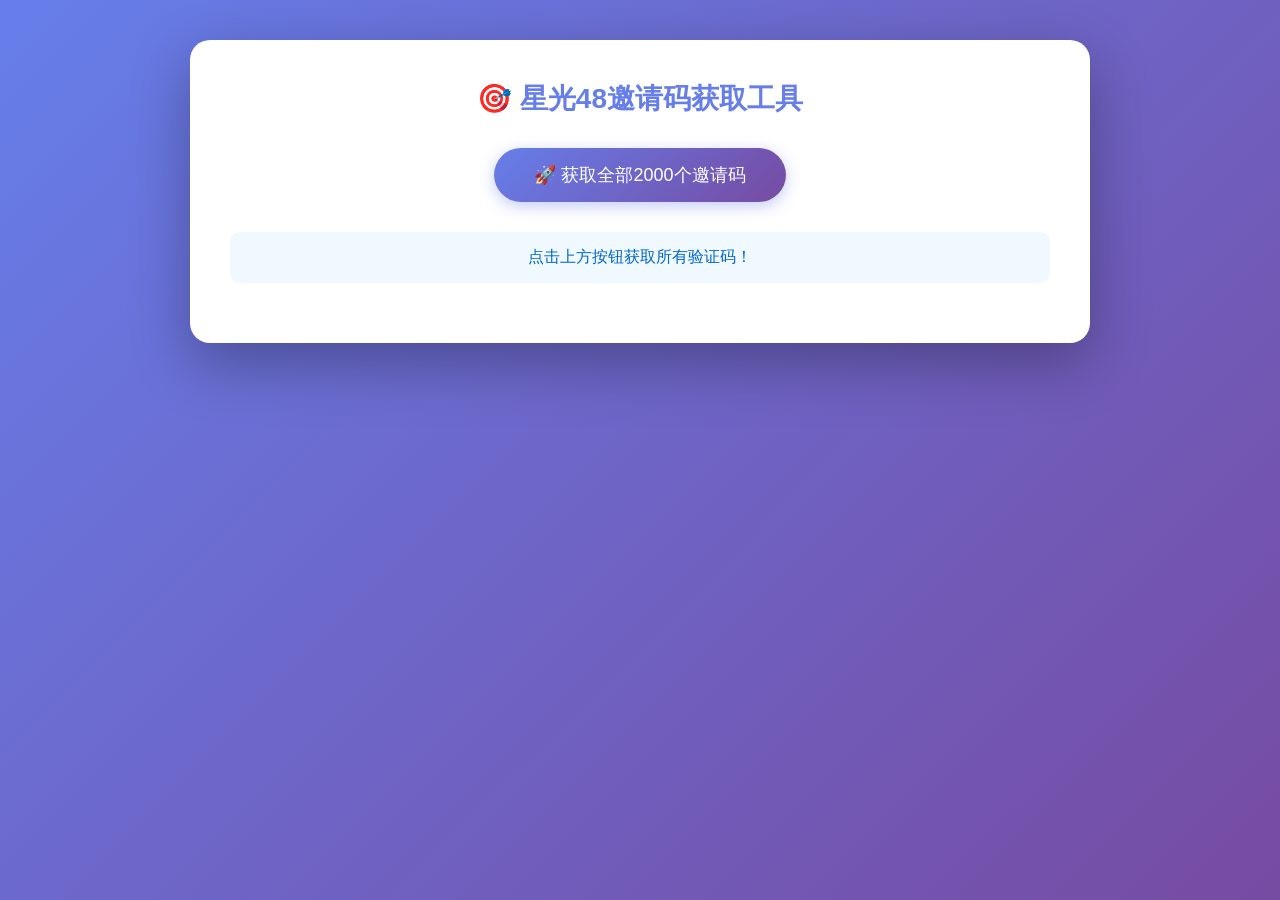
<file: invite_code_tool.html>
<!DOCTYPE html>
<html lang="zh-CN">
<head>
    <meta charset="UTF-8">
    <meta name="viewport" content="width=device-width, initial-scale=1.0">
    <title>🎯 邀请码获取工具</title>
    <style>
        * { margin: 0; padding: 0; box-sizing: border-box; }
        body { 
            font-family: -apple-system, BlinkMacSystemFont, "Microsoft YaHei", sans-serif;
            background: linear-gradient(135deg, #667eea 0%, #764ba2 100%);
            min-height: 100vh;
            padding: 40px 20px;
        }
        .container {
            max-width: 900px;
            margin: 0 auto;
            background: white;
            border-radius: 20px;
            padding: 40px;
            box-shadow: 0 20px 60px rgba(0,0,0,0.3);
        }
        h1 {
            text-align: center;
            color: #667eea;
            margin-bottom: 30px;
            font-size: 28px;
        }
        .button-group {
            text-align: center;
            margin-bottom: 30px;
        }
        button {
            background: linear-gradient(135deg, #667eea 0%, #764ba2 100%);
            color: white;
            border: none;
            padding: 15px 40px;
            font-size: 18px;
            border-radius: 50px;
            cursor: pointer;
            transition: 0.3s;
            box-shadow: 0 4px 15px rgba(102, 126, 234, 0.4);
        }
        button:hover { transform: translateY(-2px); box-shadow: 0 6px 20px rgba(102, 126, 234, 0.6); }
        button:active { transform: translateY(0); }
        button:disabled { background: #ccc; cursor: not-allowed; }
        .info {
            text-align: center;
            padding: 15px;
            background: #f0f9ff;
            border-radius: 10px;
            margin-bottom: 20px;
            color: #0066cc;
        }
        .codes-container {
            max-height: 400px;
            overflow-y: auto;
            background: #f9f9f9;
            border: 1px solid #e0e0e0;
            border-radius: 10px;
            padding: 20px;
        }
        .code-grid {
            display: grid;
            grid-template-columns: repeat(auto-fill, minmax(200px, 1fr));
            gap: 10px;
        }
        .code-item {
            background: white;
            padding: 12px;
            border: 1px solid #e0e0e0;
            border-radius: 8px;
            text-align: center;
            font-family: monospace;
            font-size: 14px;
            cursor: pointer;
            transition: 0.2s;
        }
        .code-item:hover {
            background: #667eea;
            color: white;
            border-color: #667eea;
        }
        .download-btn {
            margin-top: 20px;
            background: #10b981 !important;
        }
        .stats {
            display: flex;
            justify-content: center;
            gap: 30px;
            margin: 20px 0;
        }
        .stat-item {
            text-align: center;
        }
        .stat-number {
            font-size: 32px;
            font-weight: bold;
            color: #667eea;
        }
        .stat-label {
            color: #666;
            margin-top: 5px;
        }
    </style>
</head>
<body>
    <div class="container">
        <h1>🎯 星光48邀请码获取工具</h1>
        
        <div class="button-group">
            <button id="getBtn" onclick="getAllCodes()">🚀 获取全部2000个邀请码</button>
        </div>

        <div id="info" class="info">
            点击上方按钮获取所有验证码！
        </div>

        <div id="stats" class="stats" style="display: none;"></div>

        <div id="codesContainer" class="codes-container" style="display: none;">
            <div id="codeGrid" class="code-grid"></div>
        </div>

        <div id="downloadSection" style="display: none; text-align: center;">
            <button class="download-btn" onclick="downloadCodes()">💾 下载所有验证码</button>
        </div>
    </div>

    <script>
        const API_URL = "https://kodai48-production.up.railway.app";
        let allCodes = [];

        async function getAllCodes() {
            const btn = document.getElementById('getBtn');
            const info = document.getElementById('info');
            
            btn.disabled = true;
            btn.textContent = "⏳ 正在获取...";
            info.textContent = "正在连接服务器，请稍候...";
            
            try {
                const statsRes = await fetch(`${API_URL}/api/invite/stats?password=admin48`);
                const stats = await statsRes.json();
                
                const codesRes = await fetch(`${API_URL}/api/invite/list?password=admin48&limit=2000`);
                const data = await codesRes.json();
                
                allCodes = data.codes;
                
                document.getElementById('stats').style.display = 'flex';
                document.getElementById('stats').innerHTML = `
                    <div class="stat-item">
                        <div class="stat-number">${stats.total}</div>
                        <div class="stat-label">总数量</div>
                    </div>
                    <div class="stat-item">
                        <div class="stat-number">${stats.unused}</div>
                        <div class="stat-label">可用</div>
                    </div>
                    <div class="stat-item">
                        <div class="stat-number">${stats.used}</div>
                        <div class="stat-label">已用</div>
                    </div>
                `;
                
                const grid = document.getElementById('codeGrid');
                grid.innerHTML = allCodes.map((code, i) => 
                    `<div class="code-item" onclick="copyCode('${code}', this)" title="点击复制">${i+1}. ${code}</div>`
                ).join('');
                
                document.getElementById('codesContainer').style.display = 'block';
                document.getElementById('downloadSection').style.display = 'block';
                
                info.innerHTML = `✅ 成功获取 <strong>${allCodes.length}</strong> 个验证码！`;
                
            } catch (error) {
                info.innerHTML = `❌ 获取失败，请稍后再试！错误: ${error.message}`;
                console.error(error);
            }
            
            btn.disabled = false;
            btn.textContent = "🔄 重新获取";
        }

        function copyCode(code, element) {
            navigator.clipboard.writeText(code).then(() => {
                const originalText = element.textContent;
                element.textContent = "✅ 已复制!";
                element.style.background = "#10b981";
                element.style.color = "white";
                setTimeout(() => {
                    element.textContent = originalText;
                    element.style.background = "";
                    element.style.color = "";
                }, 1500);
            });
        }

        function downloadCodes() {
            const content = allCodes.join('\n');
            const blob = new Blob([content], { type: 'text/plain;charset=utf-8' });
            const url = URL.createObjectURL(blob);
            const a = document.createElement('a');
            a.href = url;
            a.download = 'all_invite_codes.txt';
            a.click();
            URL.revokeObjectURL(url);
        }
    </script>
</body>
</html>
</file>
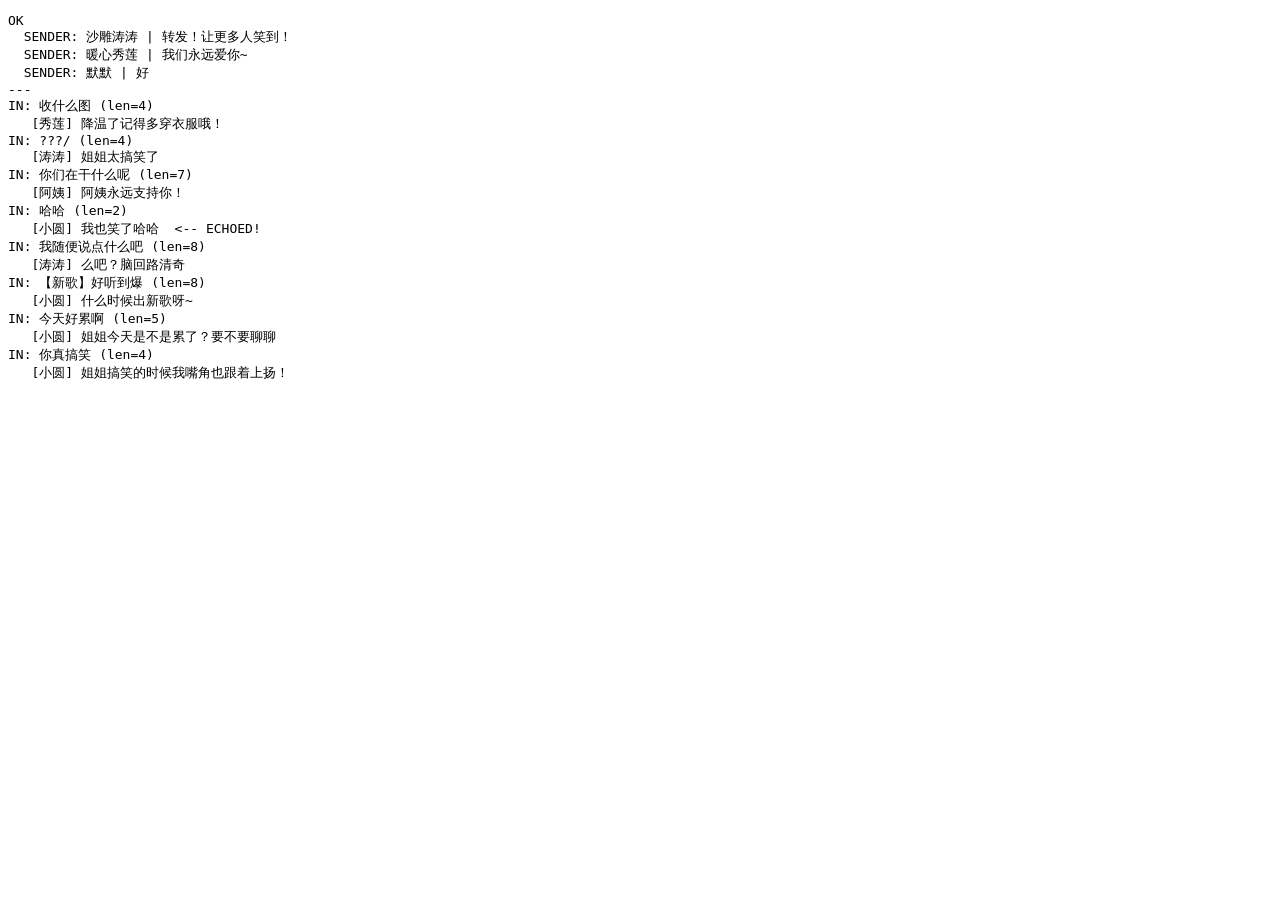
<file: runner.html>
<!DOCTYPE html>
<html>
<head><meta charset="utf-8"></head>
<body>
<pre id="out">Loading...</pre>
<script src="app.js" onerror="document.getElementById('out').textContent='LOAD ERR';"></script>
<script>
setTimeout(function() {
  var out = document.getElementById('out');
  out.textContent = '';
  if (typeof App === 'undefined') {
    out.appendChild(document.createTextNode('FAIL: App UNDEFINED\n'));
    return;
  }
  out.appendChild(document.createTextNode('OK\n'));
  // Test 1: sender name format
  var msgs = App.FanAI.autoTriggerMessages(3);
  msgs.forEach(function(m) {
    out.appendChild(document.createTextNode('  SENDER: ' + m.sender + ' | ' + m.text + '\n'));
  });
  out.appendChild(document.createTextNode('---\n'));
  // Test 2: no-repeat on player input
  var tests = ['收什么图', '???/', '你们在干什么呢', '哈哈', '我随便说点什么吧', '【新歌】好听到爆', '今天好累啊', '你真搞笑'];
  tests.forEach(function(t) {
    var r = App.FanAI.pickReply(t);
    var echoed = r.text.includes(t);
    out.appendChild(document.createTextNode('IN: ' + t + ' (len=' + t.length + ')\n'));
    out.appendChild(document.createTextNode('   [' + r.persona.name + '] ' + r.text + (echoed ? '  <-- ECHOED!' : '') + '\n'));
  });
}, 300);
window.onerror = function(msg, src, line, col) {
  document.getElementById('out').appendChild(document.createTextNode('JS ERR: ' + msg + ' @ ' + line + ':' + col + '\n'));
};
</script>
</body>
</html>
</file>
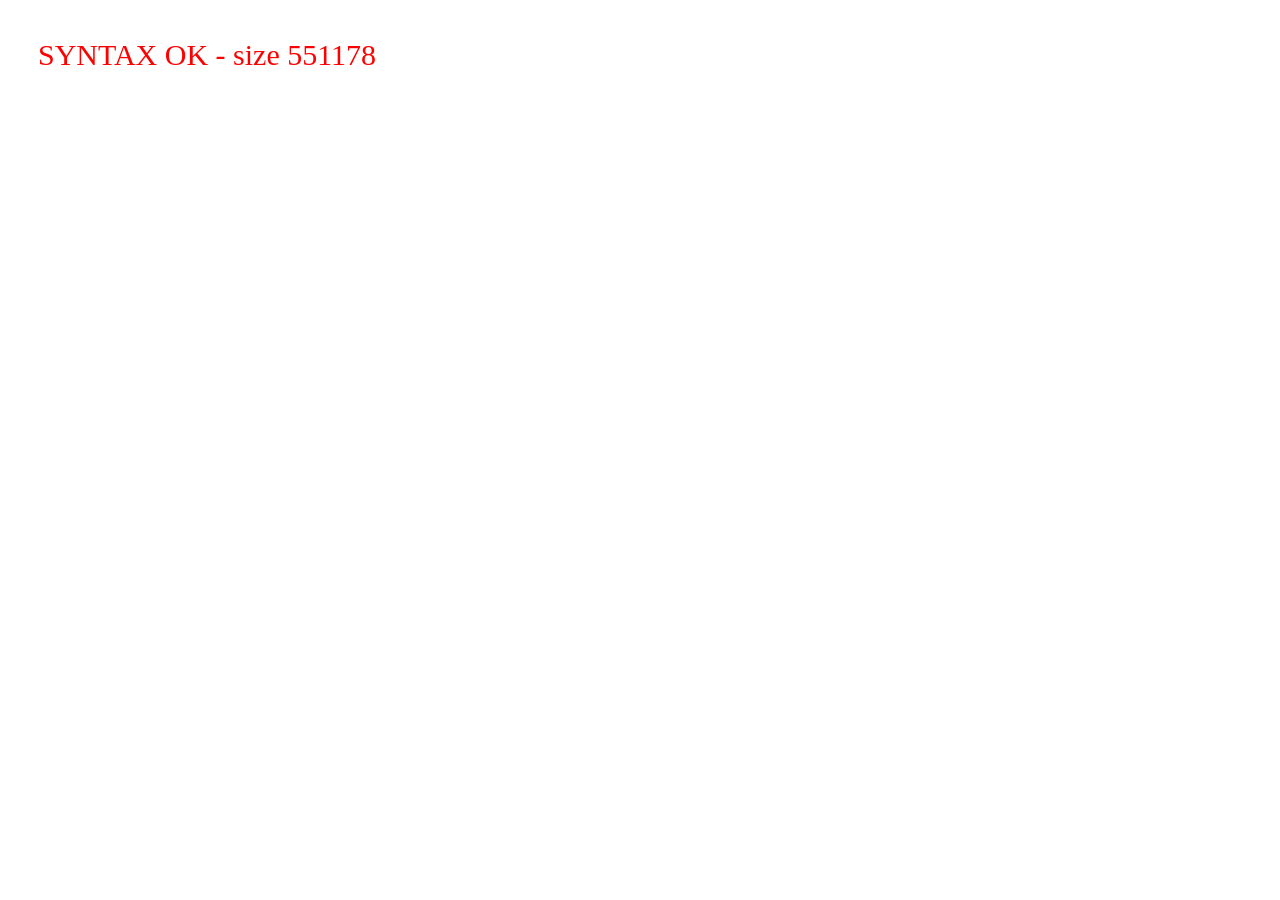
<file: test.html>
<!DOCTYPE html>
<html>
<head>
<meta charset="UTF-8">
<title>JS Check</title>
</head>
<body>
<div id="result" style="font-size:30px;color:red;padding:30px;background:#fff"></div>
<script>
fetch('app.js?_=' + Date.now())
  .then(r => r.text())
  .then(code => {
    try {
      new Function(code);
      document.getElementById('result').textContent = 'SYNTAX OK - size ' + code.length;
      document.title = 'OK';
    } catch (e) {
      document.getElementById('result').textContent = 'ERR: ' + e.message;
      document.title = 'ERR';
    }
  })
  .catch(e => {
    document.getElementById('result').textContent = 'fetch fail';
  });
</script>
</body>
</html>
</file>
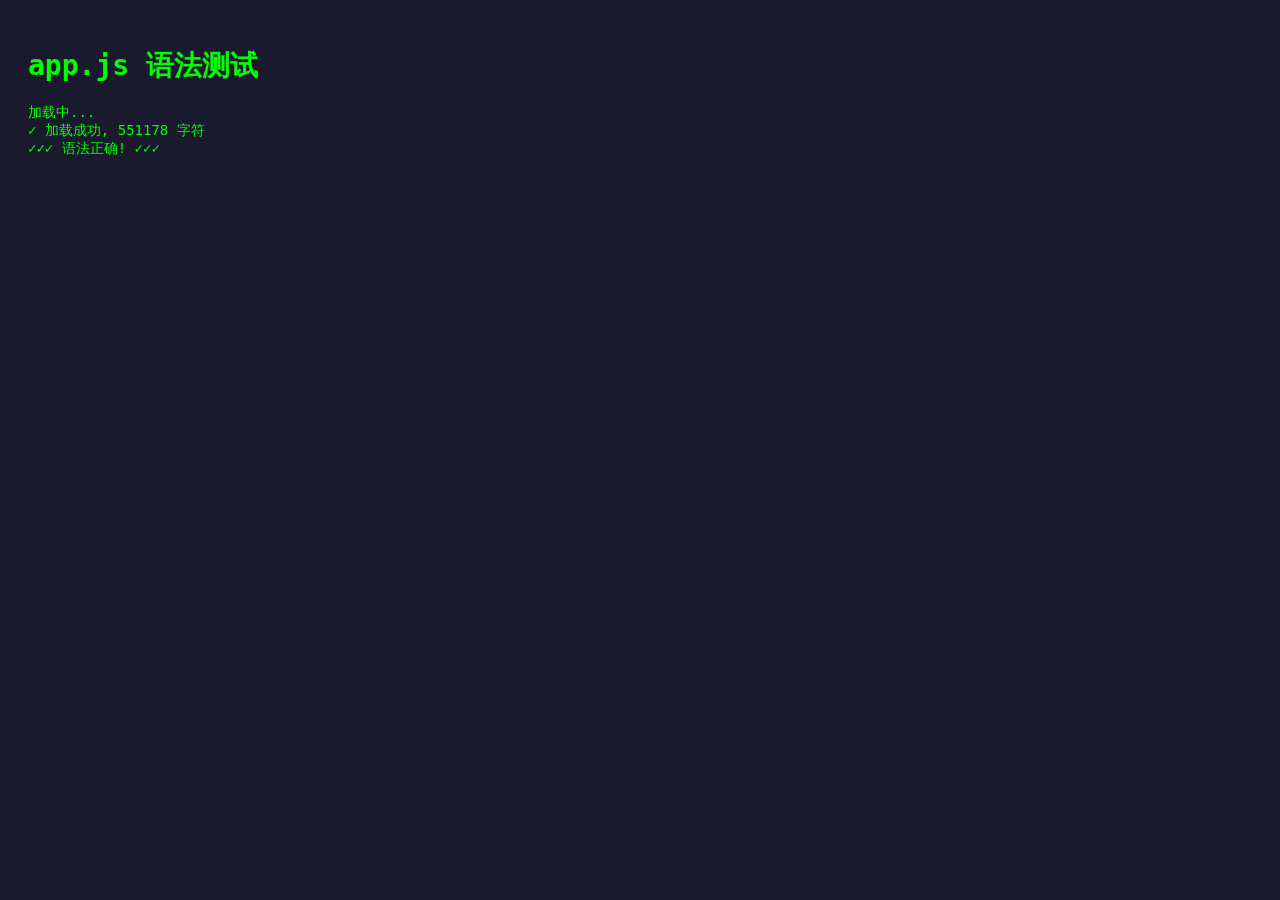
<file: test_syntax.html>
<!DOCTYPE html>
<html>
<head>
<meta charset="UTF-8">
<title>语法检查</title>
<style>body{font-family:monospace;padding:20px;background:#1a1a2e;color:#0f0;font-size:14px}pre{background:#000;padding:15px;white-space:pre-wrap;word-break:break-all}.ok{color:#0f0}.err{color:#f44}</style>
</head>
<body>
<h1>app.js 语法测试</h1>
<div id="out">加载中...</div>
<script>
(async function() {
    const out = document.getElementById('out');
    const url = 'app.js?_=' + Date.now();
    try {
        const code = await fetch(url).then(r => r.text());
        out.innerHTML += '<br>✓ 加载成功, ' + code.length + ' 字符<br>';
        try {
            new Function(code);
            out.innerHTML += '<span class="ok">✓✓✓ 语法正确! ✓✓✓</span>';
        } catch (e) {
            out.innerHTML += '<br><span class="err">✗ 语法错误: ' + e.message + '</span>';
            out.innerHTML += '<pre>' + (e.stack || '') + '</pre>';
        }
    } catch (e) {
        out.innerHTML += '<span class="err">加载失败: ' + e.message + '</span>';
    }
})();
</script>
</body>
</html>
</file>
